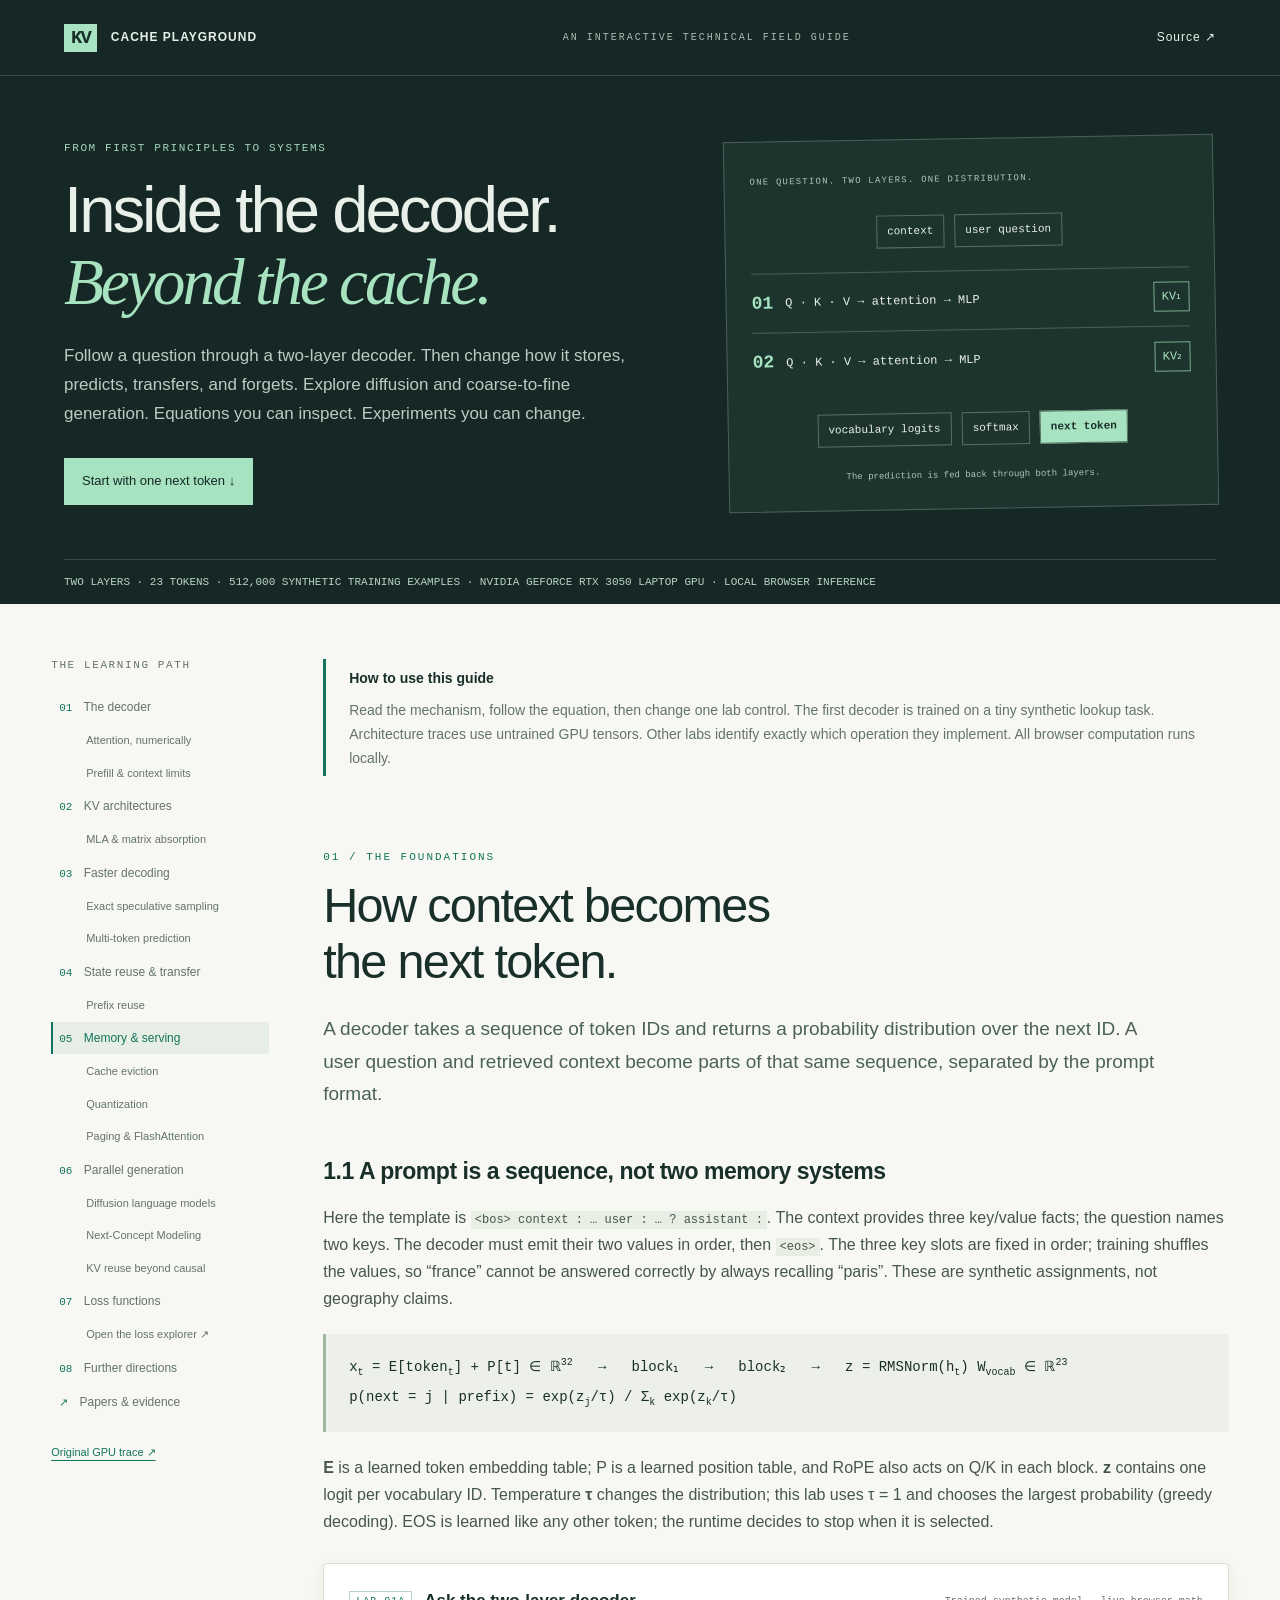
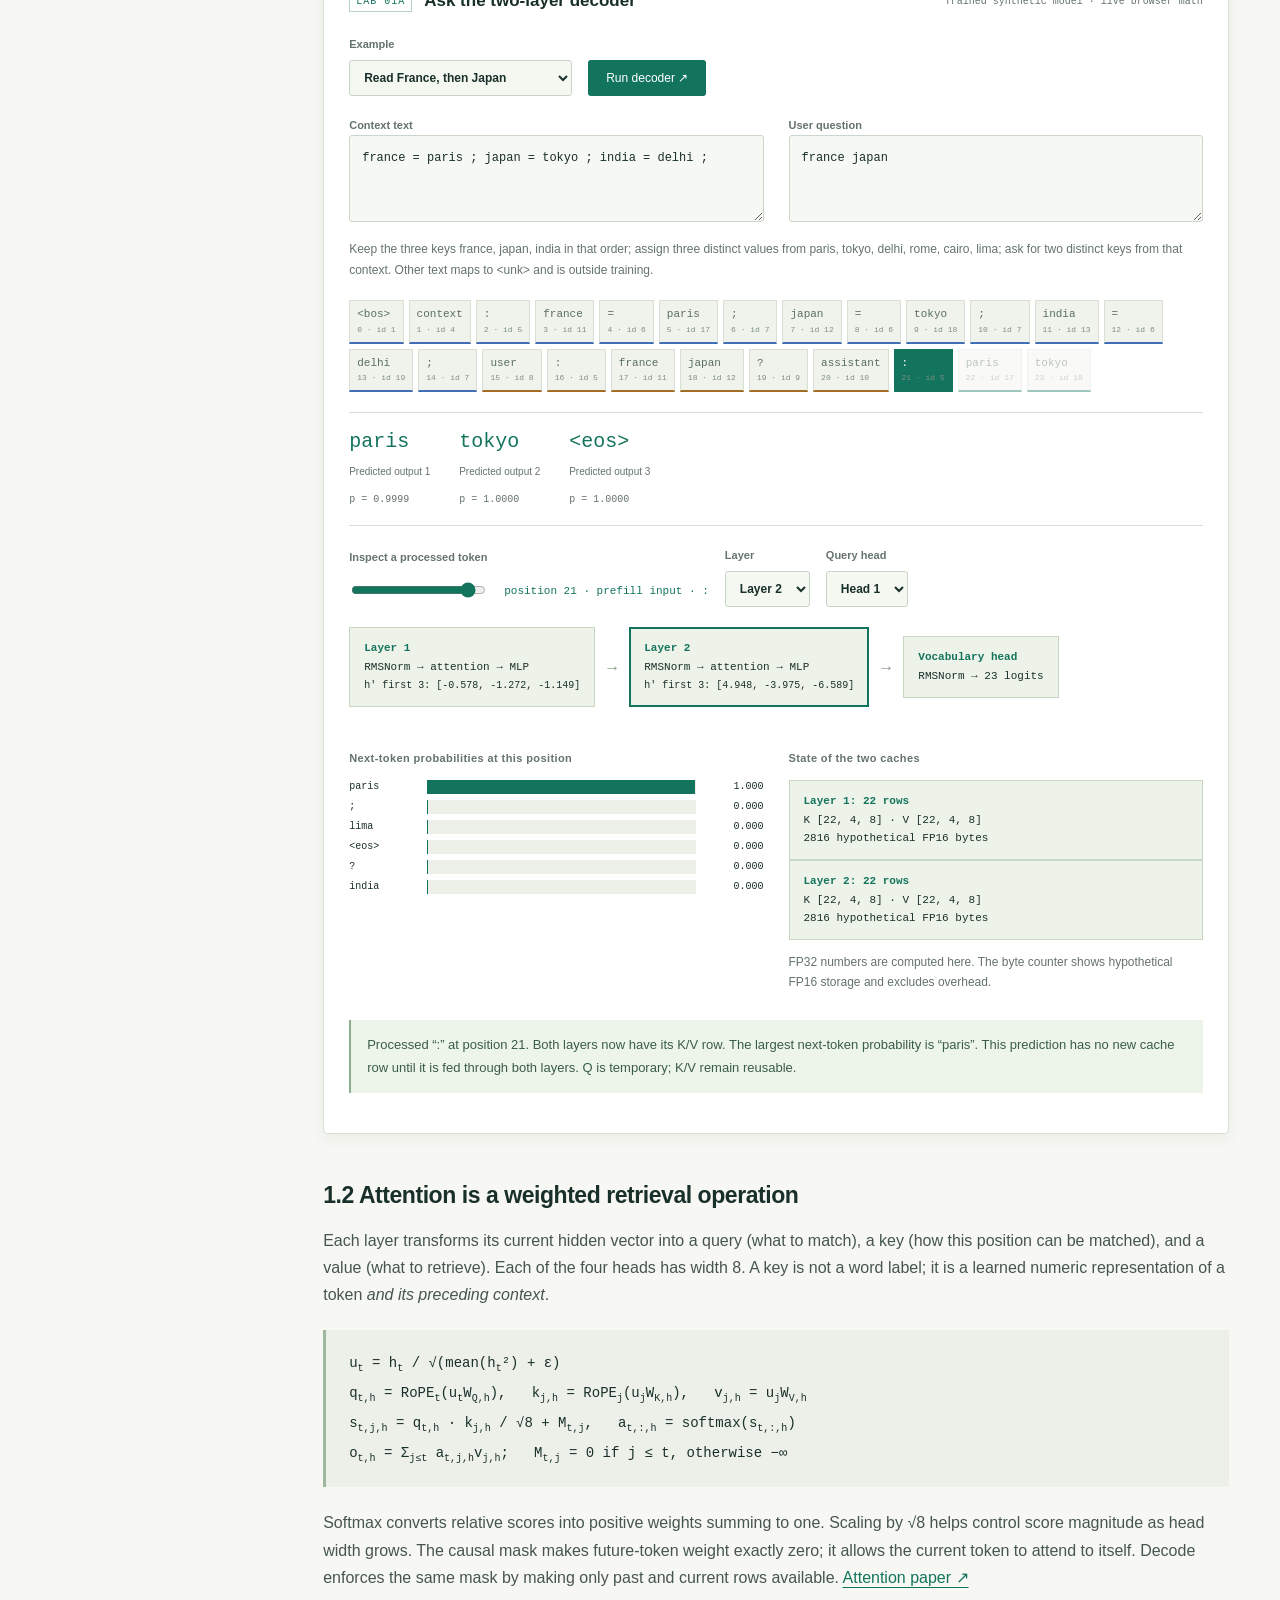
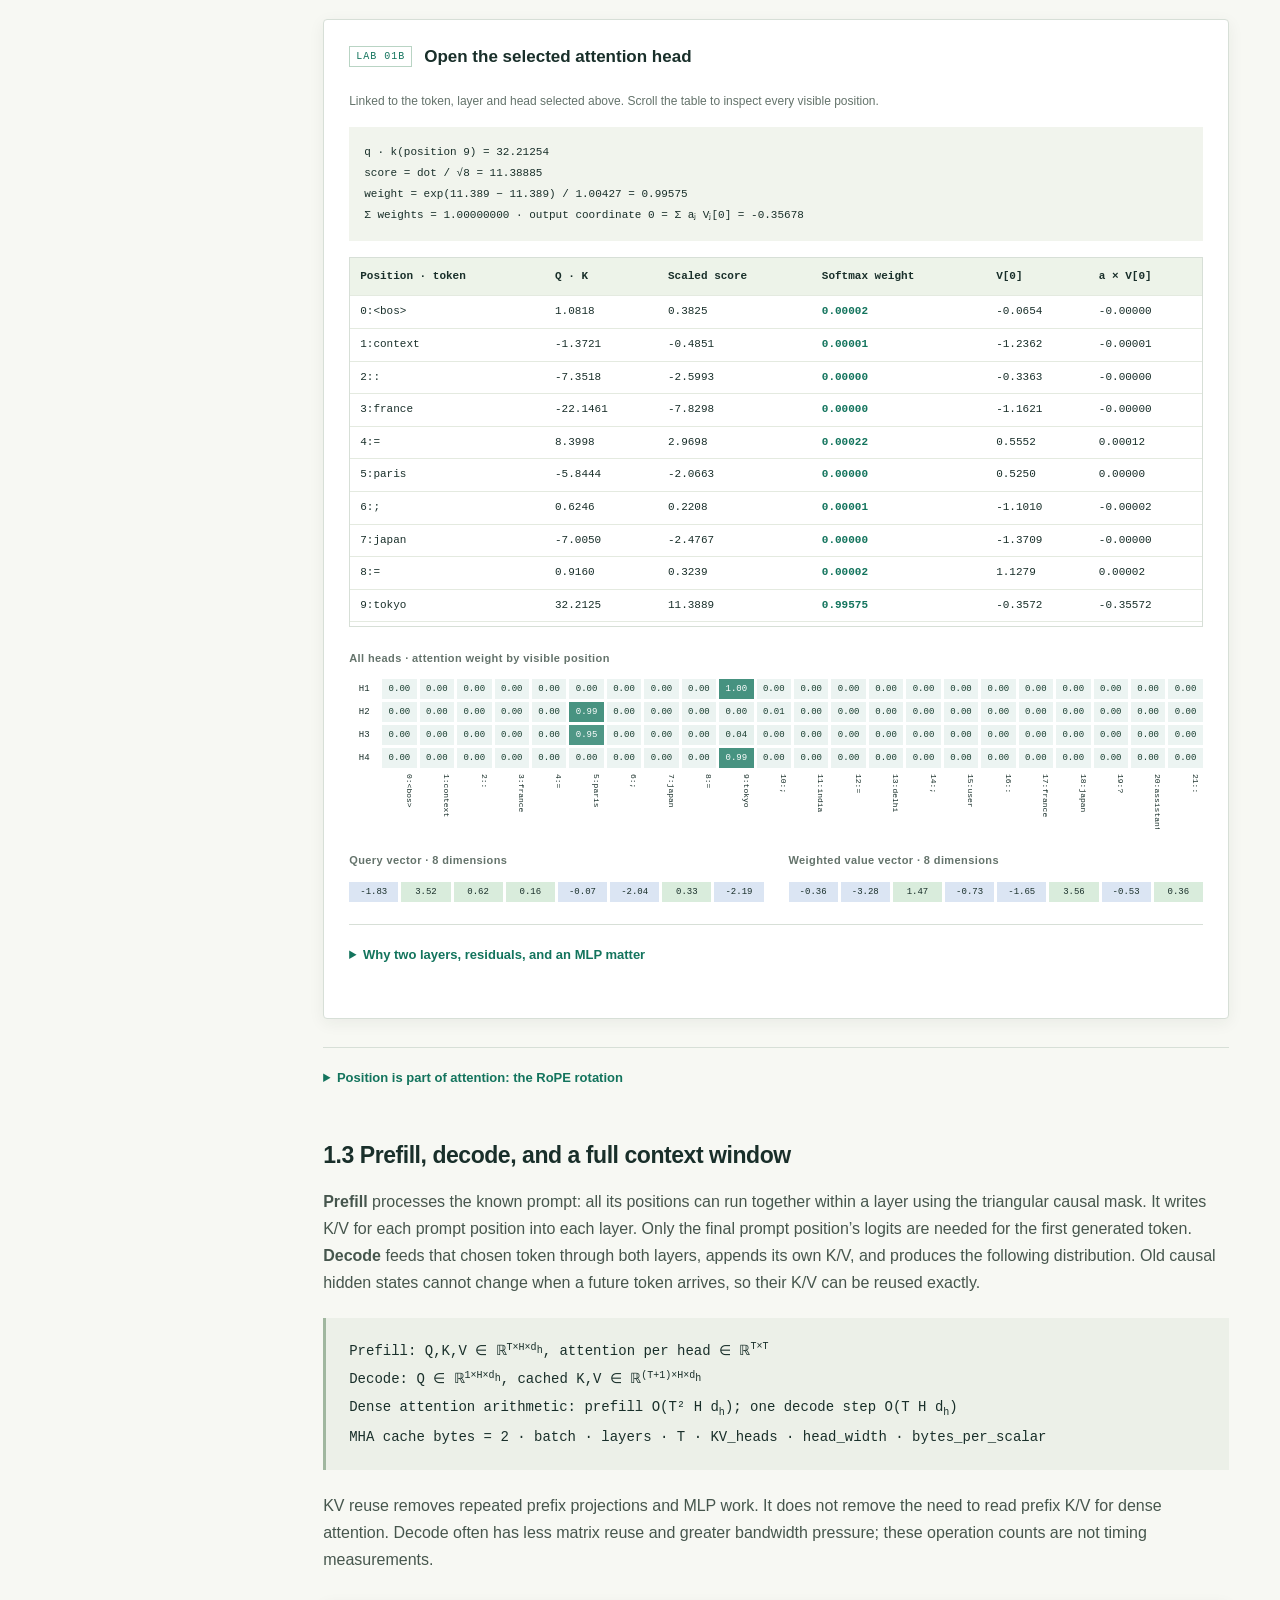
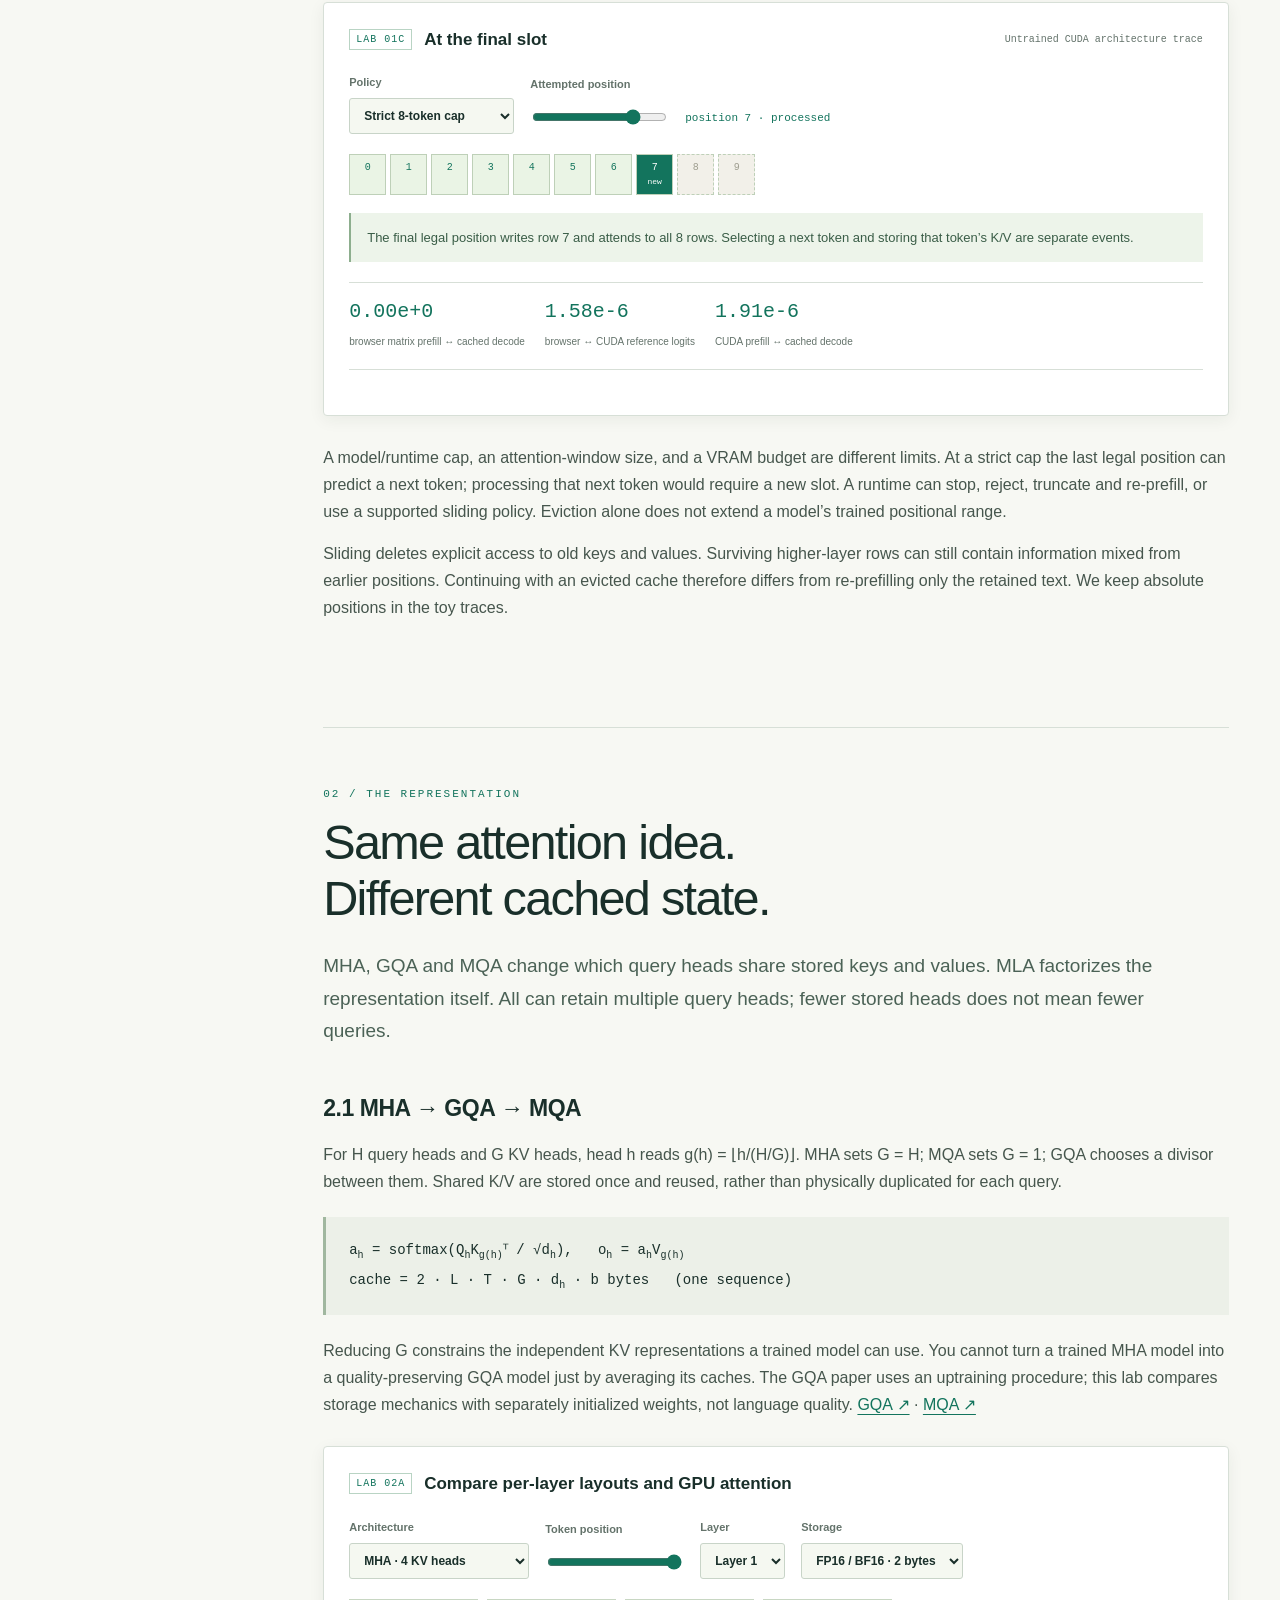
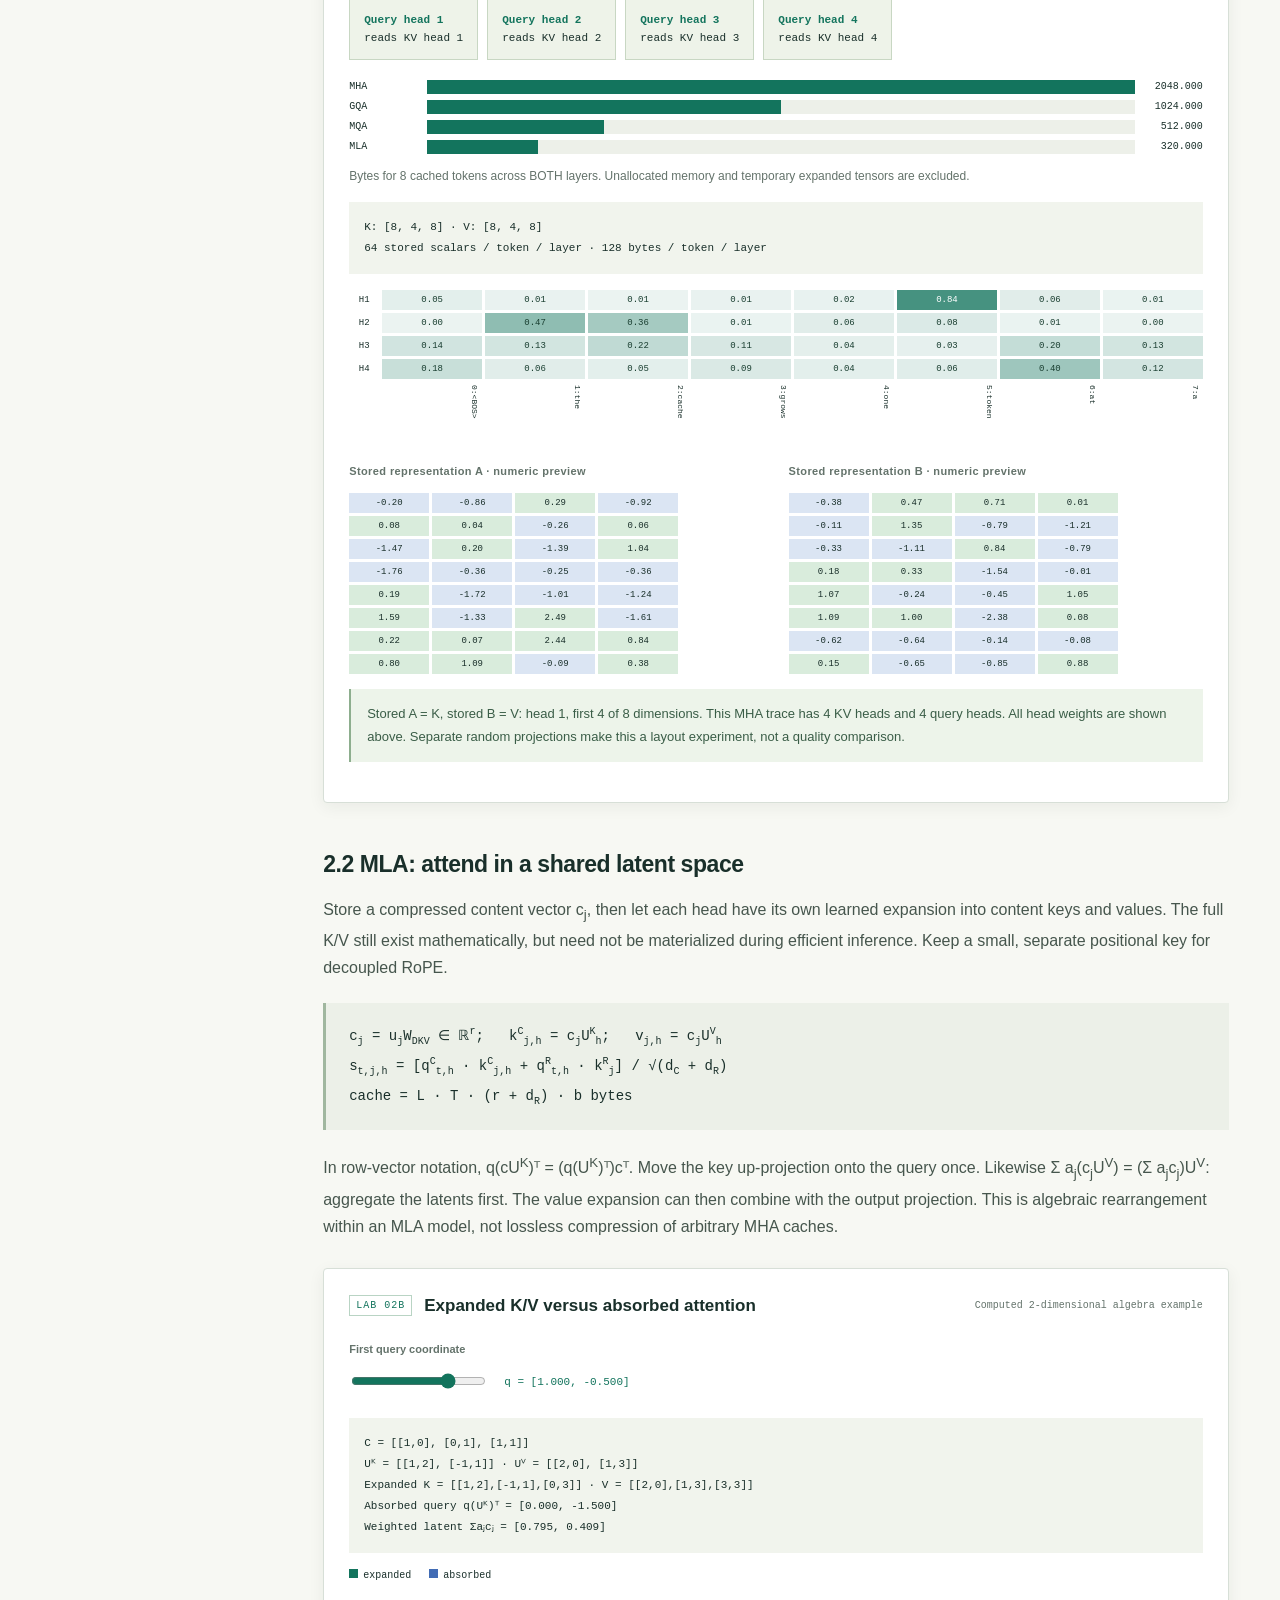
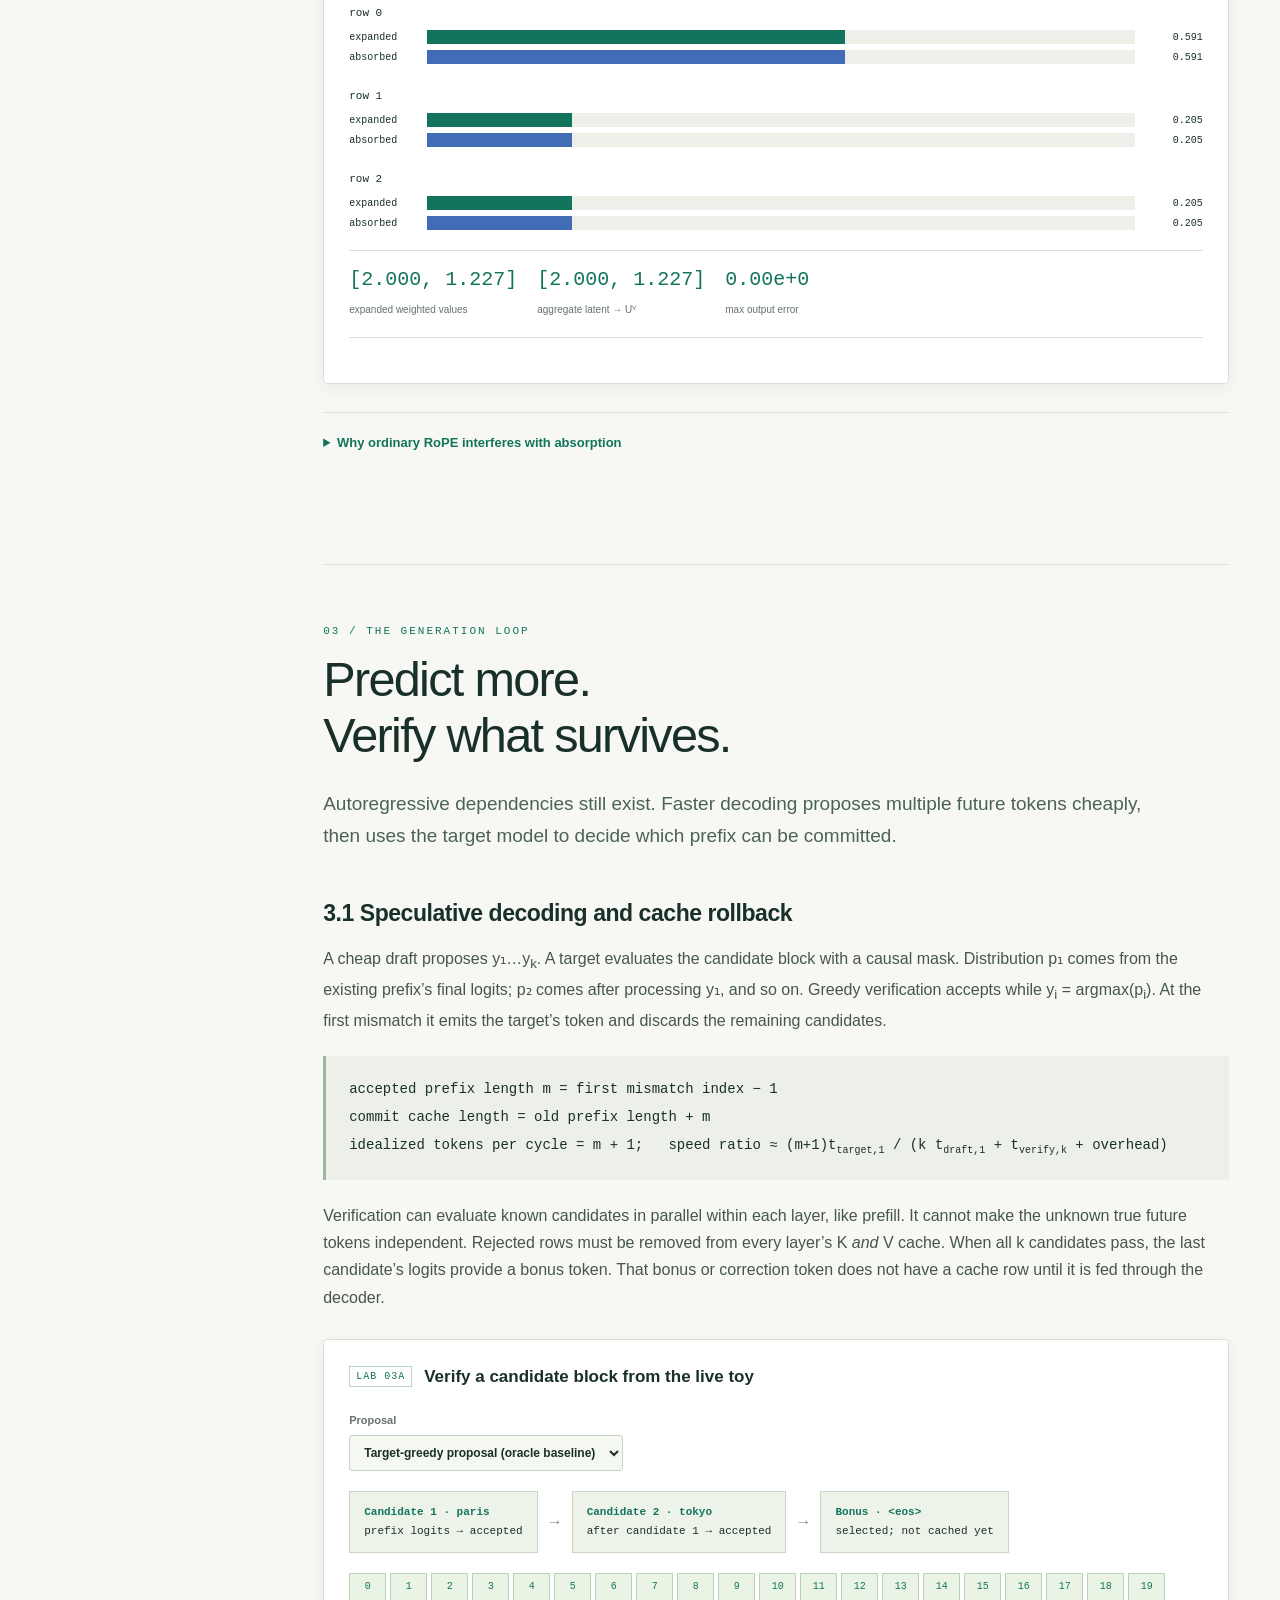
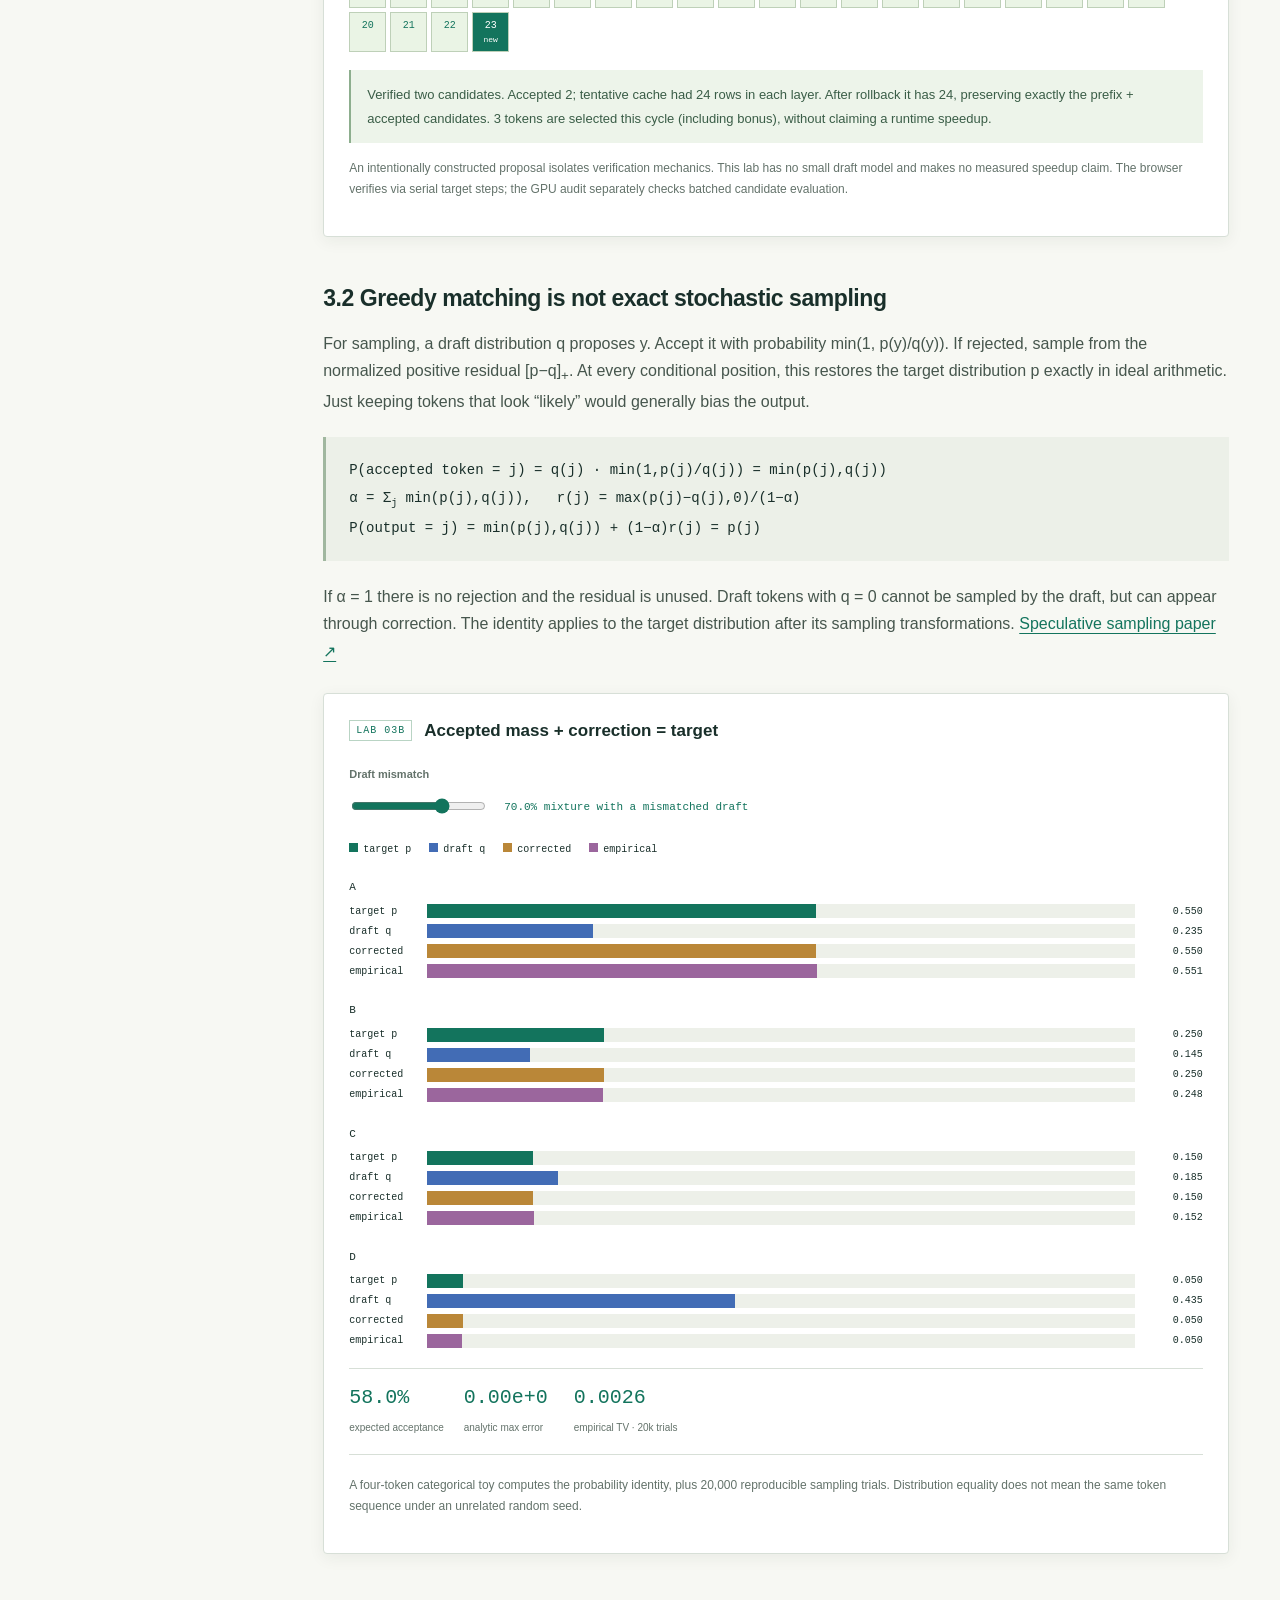
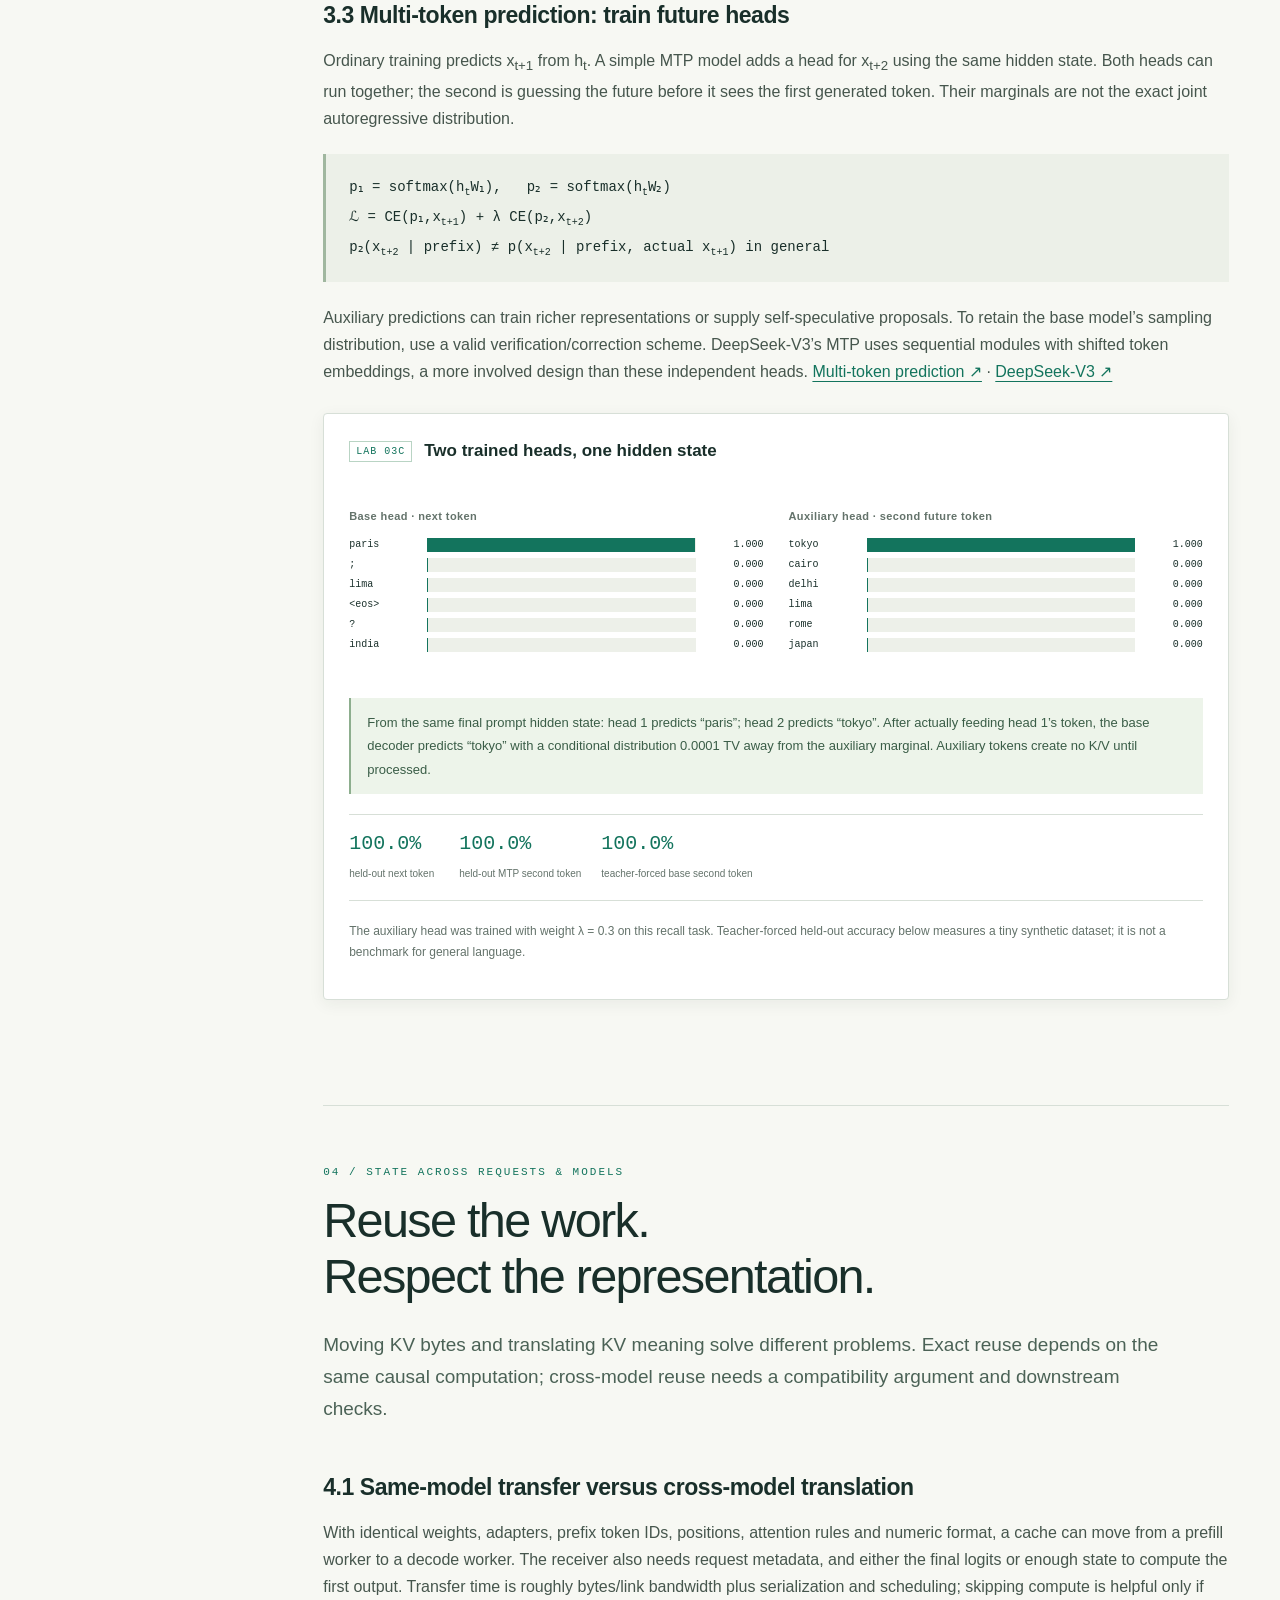
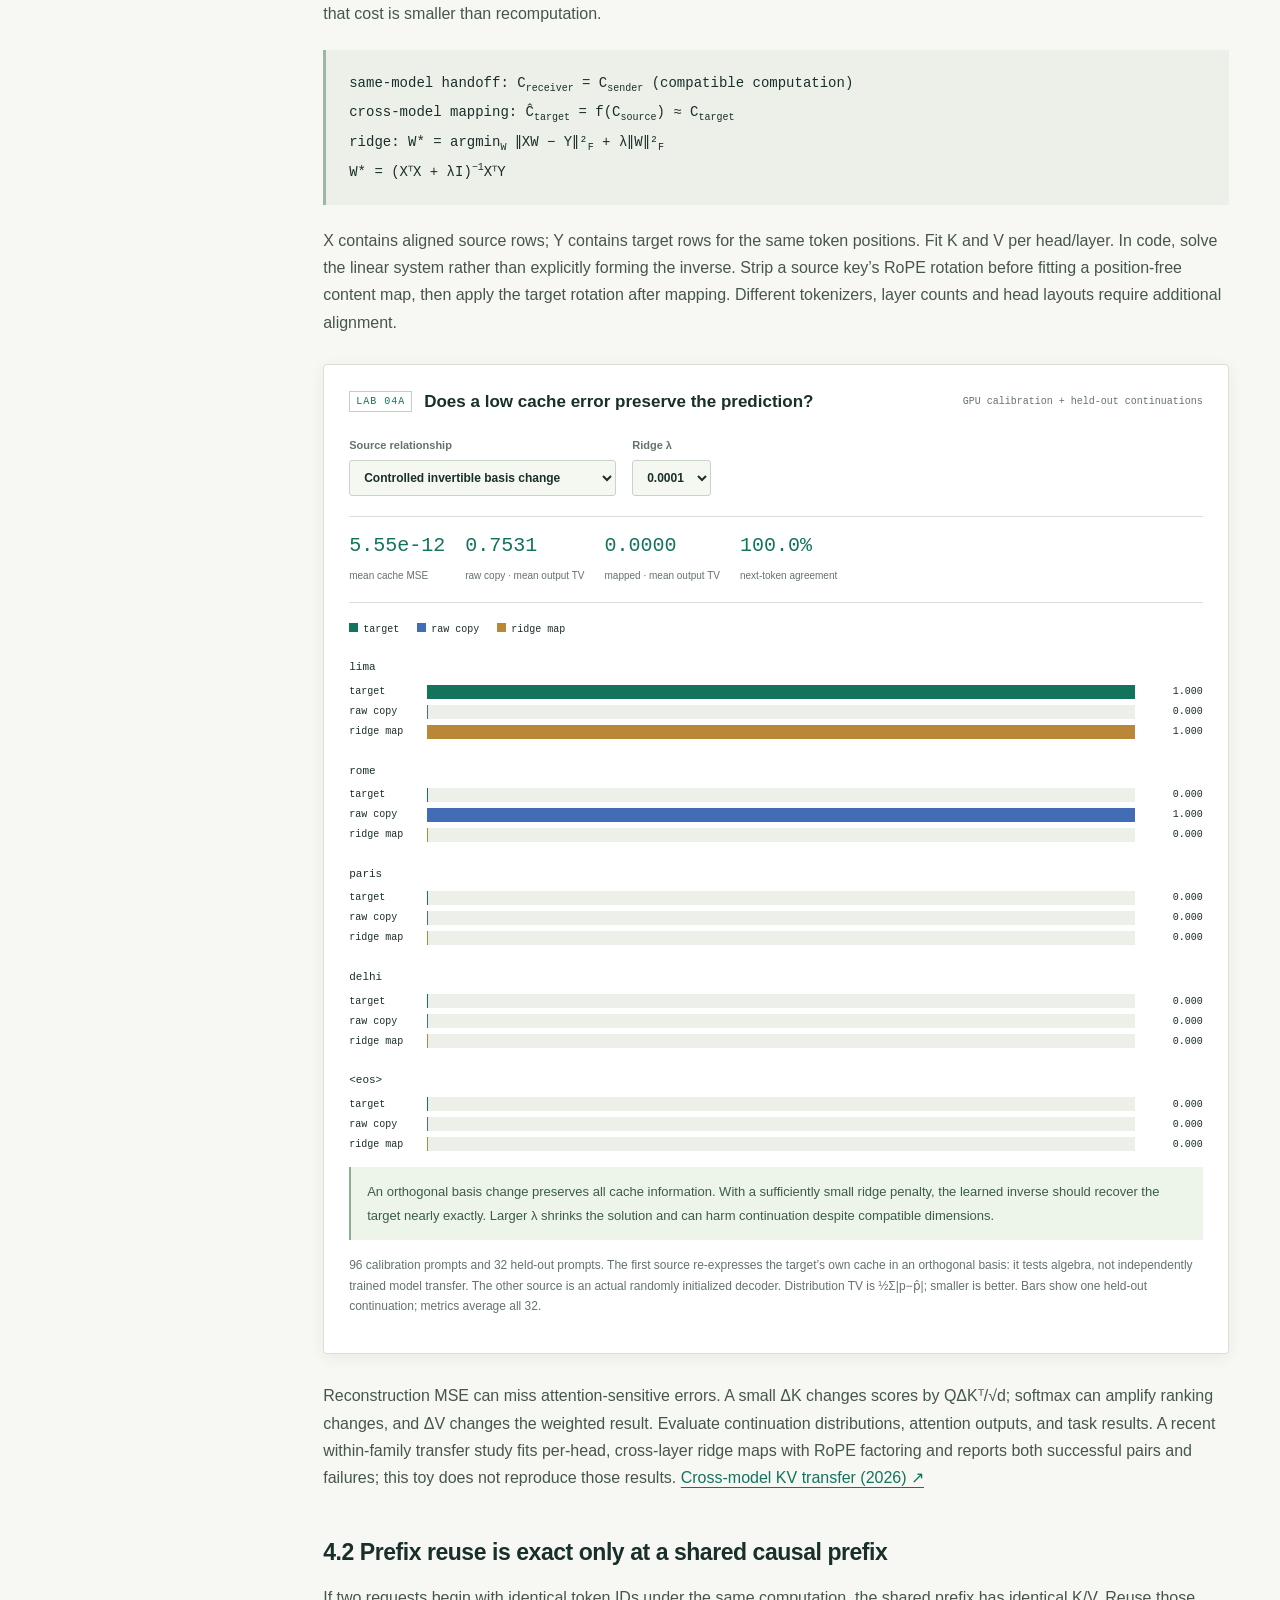
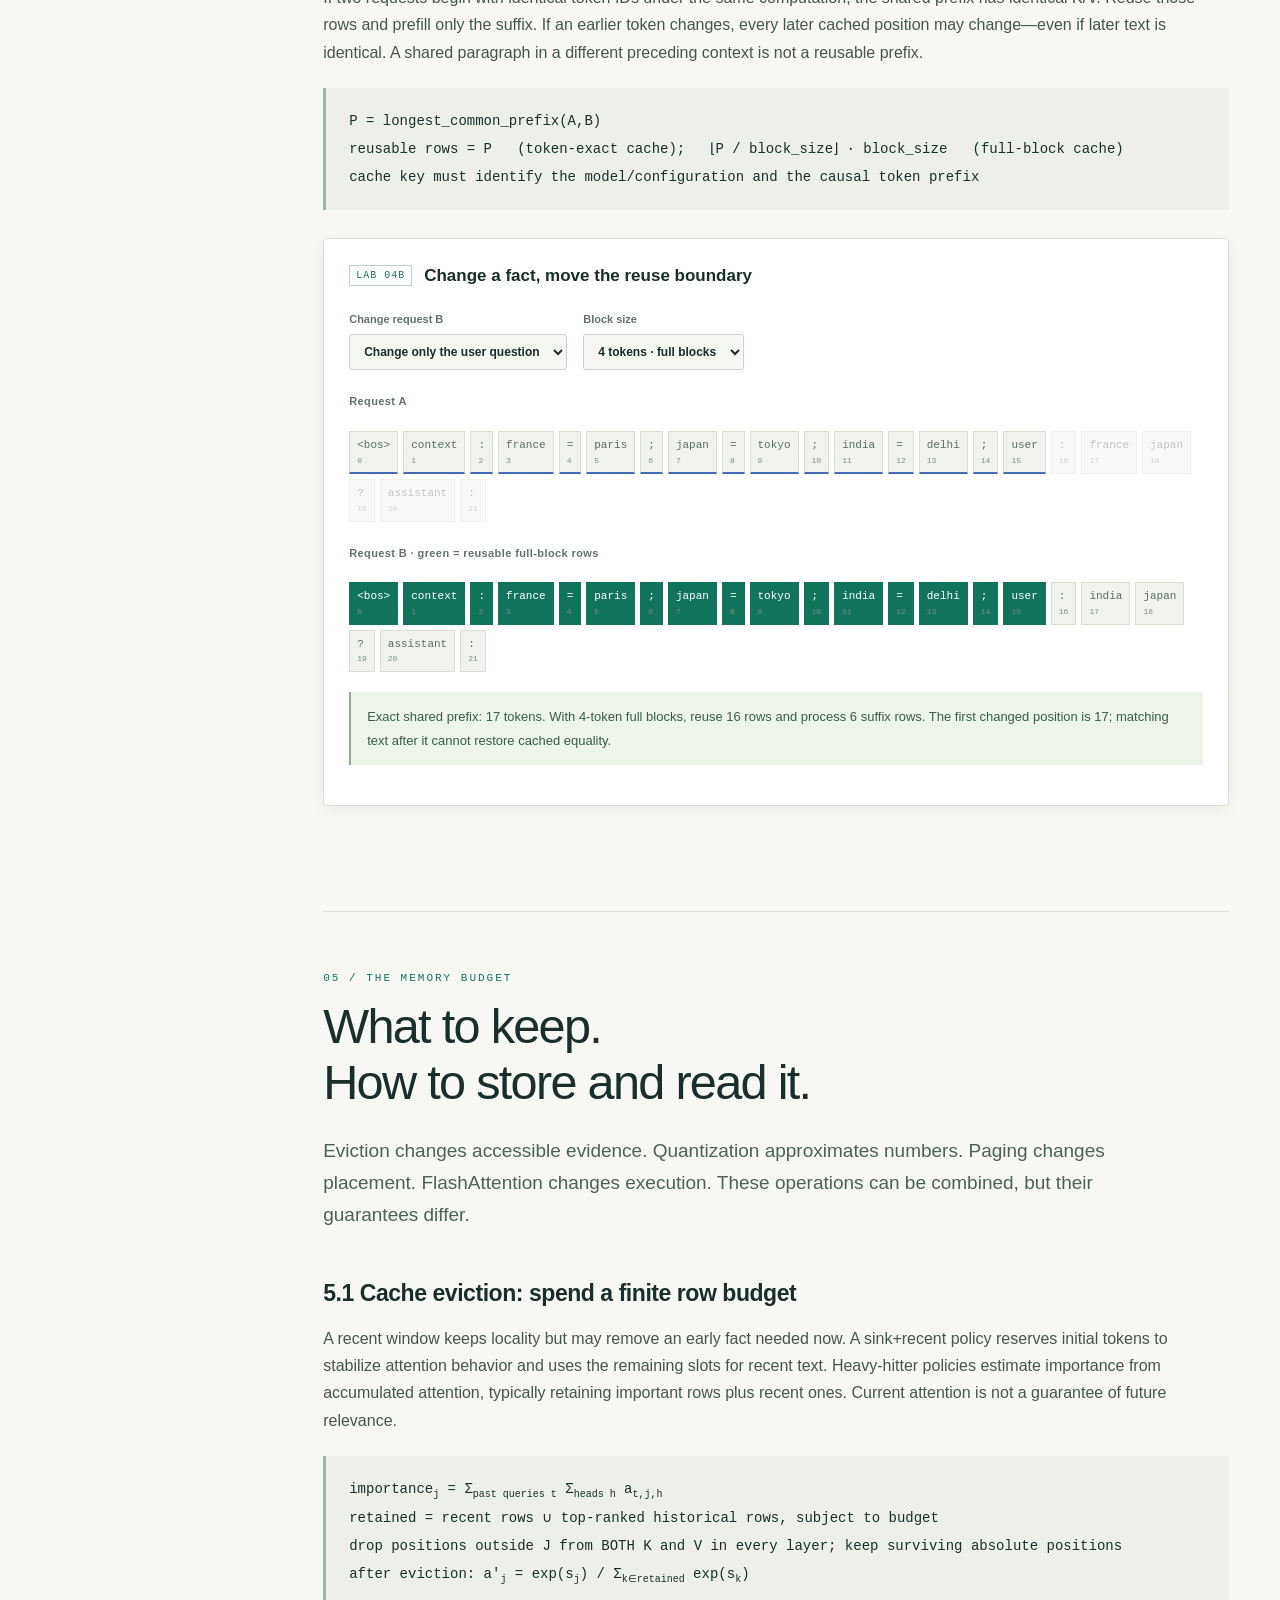
<file: docs/index.html>
<!doctype html>
<html lang="en">
<head>
<meta charset="utf-8"><meta name="viewport" content="width=device-width,initial-scale=1">
<meta name="description" content="A first-principles, interactive course on two-layer decoders, attention, prefill, KV architectures, speculative decoding, MTP, cache transfer, eviction, serving, diffusion language models and Next-Concept Modeling (NCM).">
<meta name="theme-color" content="#162825"><title>KV Cache Playground · Inside the decoder</title>
<link rel="stylesheet" href="course.css?v=4"><script type="module" src="course.js?v=6"></script>
<link rel="stylesheet" href="parallel.css?v=1">
</head>
<body id="top">
<header class="mast"><a class="brand" href="#top"><span class="mark">KV</span> CACHE PLAYGROUND</a><span class="mast-caption">AN INTERACTIVE TECHNICAL FIELD GUIDE</span><a href="https://github.com/ravisankarg/kv-cache-playground">Source ↗</a></header>
<section class="hero"><div class="hero-inner"><div><p class="eyebrow">FROM FIRST PRINCIPLES TO SYSTEMS</p><h1>Inside the decoder.<br><em>Beyond the cache.</em></h1><p class="hero-description">Follow a question through a two-layer decoder. Then change how it stores, predicts, transfers, and forgets. Explore diffusion and coarse-to-fine generation. Equations you can inspect. Experiments you can change.</p><a class="button" href="#foundations">Start with one next token ↓</a></div><div class="hero-diagram"><span class="diagram-caption">ONE QUESTION. TWO LAYERS. ONE DISTRIBUTION.</span><div class="diagram-input"><span>context</span><span>user question</span></div><div class="diagram-layer"><b>01</b><span>Q · K · V → attention → MLP</span><i>KV₁</i></div><div class="diagram-layer"><b>02</b><span>Q · K · V → attention → MLP</span><i>KV₂</i></div><div class="diagram-output"><span>vocabulary logits</span><span>softmax</span><b>next token</b></div><small>The prediction is fed back through both layers.</small></div></div><div class="hero-proof" id="model-proof">Loading the checked-in decoder weights…</div></section>
<div class="layout">
<aside class="contents"><p class="eyebrow">THE LEARNING PATH</p><nav aria-label="Chapters"><a href="#foundations"><b>01</b> The decoder</a><a class="sub" href="#attention">Attention, numerically</a><a class="sub" href="#overflow">Prefill & context limits</a><a href="#architectures"><b>02</b> KV architectures</a><a class="sub" href="#latent">MLA & matrix absorption</a><a href="#decoding"><b>03</b> Faster decoding</a><a class="sub" href="#sampling">Exact speculative sampling</a><a class="sub" href="#mtp">Multi-token prediction</a><a href="#transfer"><b>04</b> State reuse & transfer</a><a class="sub" href="#prefix">Prefix reuse</a><a href="#memory"><b>05</b> Memory & serving</a><a class="sub" href="#eviction">Cache eviction</a><a class="sub" href="#quantization">Quantization</a><a class="sub" href="#paging">Paging & FlashAttention</a><a href="#parallel"><b>06</b> Parallel generation</a><a class="sub" href="#diffusion">Diffusion language models</a><a class="sub" href="#ncm">Next-Concept Modeling</a><a class="sub" href="#parallel-cache">KV reuse beyond causal</a><a href="#losses"><b>07</b> Loss functions</a><a class="sub" href="losses.html">Open the loss explorer ↗</a><a href="#frontier"><b>08</b> Further directions</a><a href="#sources"><b>↗</b> Papers & evidence</a></nav><a class="archive-link" href="trace.html">Original GPU trace ↗</a></aside>
<main>
<div class="reading-note"><strong>How to use this guide</strong><p>Read the mechanism, follow the equation, then change one lab control. The first decoder is trained on a tiny synthetic lookup task. Architecture traces use untrained GPU tensors. Other labs identify exactly which operation they implement. All browser computation runs locally.</p></div>
<section class="chapter" id="foundations"><div class="chapter-label">01 / THE FOUNDATIONS</div><h2>How context becomes<br>the next token.</h2><p class="lead">A decoder takes a sequence of token IDs and returns a probability distribution over the next ID. A user question and retrieved context become parts of that same sequence, separated by the prompt format.</p>
<article><h3>1.1 A prompt is a sequence, not two memory systems</h3><p>Here the template is <code>&lt;bos&gt; context : … user : … ? assistant :</code>. The context provides three key/value facts; the question names two keys. The decoder must emit their two values in order, then <code>&lt;eos&gt;</code>. The three key slots are fixed in order; training shuffles the values, so “france” cannot be answered correctly by always recalling “paris”. These are synthetic assignments, not geography claims.</p><div class="equation">x<sub>t</sub> = E[token<sub>t</sub>] + P[t] ∈ ℝ<sup>32</sup> &nbsp; → &nbsp; block₁ &nbsp; → &nbsp; block₂ &nbsp; → &nbsp; z = RMSNorm(h<sub>t</sub>) W<sub>vocab</sub> ∈ ℝ<sup>23</sup><br>p(next = j | prefix) = exp(z<sub>j</sub>/τ) / Σ<sub>k</sub> exp(z<sub>k</sub>/τ)</div><p><b>E</b> is a learned token embedding table; P is a learned position table, and RoPE also acts on Q/K in each block. <b>z</b> contains one logit per vocabulary ID. Temperature <b>τ</b> changes the distribution; this lab uses τ = 1 and chooses the largest probability (greedy decoding). EOS is learned like any other token; the runtime decides to stop when it is selected.</p>
<div class="lab" id="decoder-lab"><div class="lab-title"><span>LAB 01A</span><h4>Ask the two-layer decoder</h4><span class="badge">Trained synthetic model · live browser math</span></div><div class="controls"><label>Example<select id="preset"><option value="standard">Read France, then Japan</option><option value="swap">Change only the context values</option><option value="reverse">Reverse the question order</option></select></label><button id="run-prompt">Run decoder ↗</button></div><div class="two-col"><label>Context text<textarea id="context-text" rows="3">france = paris ; japan = tokyo ; india = delhi ;</textarea></label><label>User question<textarea id="ask-text" rows="3">france japan</textarea></label></div><p class="hint">Keep the three keys france, japan, india in that order; assign three distinct values from paris, tokyo, delhi, rome, cairo, lima; ask for two distinct keys from that context. Other text maps to &lt;unk&gt; and is outside training.</p><p id="prompt-warning" role="status"></p><div id="prompt-tokens" class="tokens"></div><div class="result-strip" id="generation"></div><div class="controls"><label>Inspect a processed token<input type="range" id="token-step" min="0" value="21"></label><output id="token-position"></output><label>Layer<select id="decoder-layer"><option value="0">Layer 1</option><option value="1" selected>Layer 2</option></select></label><label>Query head<select id="decoder-head"><option value="0">Head 1</option><option value="1">Head 2</option><option value="2">Head 3</option><option value="3">Head 4</option></select></label></div><div id="layer-flow" class="flow"></div><div class="two-col"><div><h5>Next-token probabilities at this position</h5><div id="vocab-bars"></div></div><div><h5>State of the two caches</h5><div id="decoder-cache"></div><p class="hint">FP32 numbers are computed here. The byte counter shows hypothetical FP16 storage and excludes overhead.</p></div></div><p id="decoder-explain" class="observation"></p></div></article>
<article id="attention"><h3>1.2 Attention is a weighted retrieval operation</h3><p>Each layer transforms its current hidden vector into a query (what to match), a key (how this position can be matched), and a value (what to retrieve). Each of the four heads has width 8. A key is not a word label; it is a learned numeric representation of a token <em>and its preceding context</em>.</p><div class="equation">u<sub>t</sub> = h<sub>t</sub> / √(mean(h<sub>t</sub>²) + ε)<br>q<sub>t,h</sub> = RoPE<sub>t</sub>(u<sub>t</sub>W<sub>Q,h</sub>), &nbsp; k<sub>j,h</sub> = RoPE<sub>j</sub>(u<sub>j</sub>W<sub>K,h</sub>), &nbsp; v<sub>j,h</sub> = u<sub>j</sub>W<sub>V,h</sub><br>s<sub>t,j,h</sub> = q<sub>t,h</sub> · k<sub>j,h</sub> / √8 + M<sub>t,j</sub>, &nbsp; a<sub>t,:,h</sub> = softmax(s<sub>t,:,h</sub>)<br>o<sub>t,h</sub> = Σ<sub>j≤t</sub> a<sub>t,j,h</sub>v<sub>j,h</sub>; &nbsp; M<sub>t,j</sub> = 0 if j ≤ t, otherwise −∞</div><p>Softmax converts relative scores into positive weights summing to one. Scaling by √8 helps control score magnitude as head width grows. The causal mask makes future-token weight exactly zero; it allows the current token to attend to itself. Decode enforces the same mask by making only past and current rows available. <a href="https://arxiv.org/abs/1706.03762">Attention paper ↗</a></p><div class="lab"><div class="lab-title"><span>LAB 01B</span><h4>Open the selected attention head</h4></div><p class="hint">Linked to the token, layer and head selected above. Scroll the table to inspect every visible position.</p><div id="attention-equation" class="numeric-equation"></div><div class="table-scroll"><table id="attention-table"></table></div><h5>All heads · attention weight by visible position</h5><div id="attention-heatmap"></div><div class="two-col"><div><h5>Query vector · 8 dimensions</h5><div id="query-vector"></div></div><div><h5>Weighted value vector · 8 dimensions</h5><div id="weighted-vector"></div></div></div><details><summary>Why two layers, residuals, and an MLP matter</summary><p>Layer 1 can mix a fact’s key with its value, and mix the requested keys into the question representation. Layer 2 reads keys/values projected from those already contextualized layer-1 outputs. Its cache therefore differs from layer 1’s. A residual connection retains the incoming representation while attention adds retrieved information. The MLP transforms each position independently; it does not read other cache rows.</p><div class="equation">r = h + concat(o₁, …, o₄)W<sub>O</sub><br>h′ = r + [SiLU(RMSNorm(r)W<sub>gate</sub>) ⊙ RMSNorm(r)W<sub>up</sub>]W<sub>down</sub><br>SiLU(x) = x · sigmoid(x)</div><p>This toy uses two pre-norm blocks, a width-64 gated MLP, no dropout at inference, and a final RMSNorm and vocabulary head.</p></details></div><details><summary>Position is part of attention: the RoPE rotation</summary><p>For one adjacent pair of dimensions, multiply Q and K by a rotation with angle tθ. Their dot product depends on relative position: (R<sub>t</sub>q)ᵀ(R<sub>j</sub>k) = qᵀR<sub>j−t</sub>k. Old rotated keys can stay in the cache while the new query uses its own position. Deleting an old row does not reset the remaining positions.</p><div class="equation">R<sub>t</sub> = [[cos(tθ), −sin(tθ)], [sin(tθ), cos(tθ)]]<br>θ<sub>i</sub> = 10000<sup>−2i/d<sub>h</sub></sup></div><p><a href="https://arxiv.org/abs/2104.09864">RoFormer paper ↗</a></p></details></article>
<article id="overflow"><h3>1.3 Prefill, decode, and a full context window</h3><p><b>Prefill</b> processes the known prompt: all its positions can run together within a layer using the triangular causal mask. It writes K/V for each prompt position into each layer. Only the final prompt position’s logits are needed for the first generated token. <b>Decode</b> feeds that chosen token through both layers, appends its own K/V, and produces the following distribution. Old causal hidden states cannot change when a future token arrives, so their K/V can be reused exactly.</p><div class="equation">Prefill: Q,K,V ∈ ℝ<sup>T×H×d<sub>h</sub></sup>, attention per head ∈ ℝ<sup>T×T</sup><br>Decode: Q ∈ ℝ<sup>1×H×d<sub>h</sub></sup>, cached K,V ∈ ℝ<sup>(T+1)×H×d<sub>h</sub></sup><br>Dense attention arithmetic: prefill O(T² H d<sub>h</sub>); one decode step O(T H d<sub>h</sub>)<br>MHA cache bytes = 2 · batch · layers · T · KV_heads · head_width · bytes_per_scalar</div><p>KV reuse removes repeated prefix projections and MLP work. It does not remove the need to read prefix K/V for dense attention. Decode often has less matrix reuse and greater bandwidth pressure; these operation counts are not timing measurements.</p><div class="lab"><div class="lab-title"><span>LAB 01C</span><h4>At the final slot</h4><span class="badge">Untrained CUDA architecture trace</span></div><div class="controls"><label>Policy<select id="overflow-policy"><option value="strict">Strict 8-token cap</option><option value="sliding">Sliding 8-row window</option></select></label><label>Attempted position<input id="overflow-step" type="range" min="0" max="9" value="7"></label><output id="overflow-label"></output></div><div id="overflow-slots" class="slots"></div><p id="overflow-result" class="observation"></p><div id="prefill-check" class="result-strip"></div></div><p>A model/runtime cap, an attention-window size, and a VRAM budget are different limits. At a strict cap the last legal position can predict a next token; processing that next token would require a new slot. A runtime can stop, reject, truncate and re-prefill, or use a supported sliding policy. Eviction alone does not extend a model’s trained positional range.</p><p>Sliding deletes explicit access to old keys and values. Surviving higher-layer rows can still contain information mixed from earlier positions. Continuing with an evicted cache therefore differs from re-prefilling only the retained text. We keep absolute positions in the toy traces.</p></article></section>
<section class="chapter" id="architectures"><div class="chapter-label">02 / THE REPRESENTATION</div><h2>Same attention idea.<br>Different cached state.</h2><p class="lead">MHA, GQA and MQA change which query heads share stored keys and values. MLA factorizes the representation itself. All can retain multiple query heads; fewer stored heads does not mean fewer queries.</p><article><h3>2.1 MHA → GQA → MQA</h3><p>For H query heads and G KV heads, head h reads g(h) = ⌊h/(H/G)⌋. MHA sets G = H; MQA sets G = 1; GQA chooses a divisor between them. Shared K/V are stored once and reused, rather than physically duplicated for each query.</p><div class="equation">a<sub>h</sub> = softmax(Q<sub>h</sub>K<sub>g(h)</sub>ᵀ / √d<sub>h</sub>), &nbsp; o<sub>h</sub> = a<sub>h</sub>V<sub>g(h)</sub><br>cache = 2 · L · T · G · d<sub>h</sub> · b bytes &nbsp; (one sequence)</div><p>Reducing G constrains the independent KV representations a trained model can use. You cannot turn a trained MHA model into a quality-preserving GQA model just by averaging its caches. The GQA paper uses an uptraining procedure; this lab compares storage mechanics with separately initialized weights, not language quality. <a href="https://arxiv.org/abs/2305.13245">GQA ↗</a> · <a href="https://arxiv.org/abs/1911.02150">MQA ↗</a></p><div class="lab"><div class="lab-title"><span>LAB 02A</span><h4>Compare per-layer layouts and GPU attention</h4></div><div class="controls"><label>Architecture<select id="arch"><option value="mha">MHA · 4 KV heads</option><option value="gqa">GQA · 2 KV heads</option><option value="mqa">MQA · 1 KV head</option><option value="mla">MLA-like · latent + RoPE</option></select></label><label>Token position<input id="arch-step" type="range" min="0" max="7" value="7"></label><label>Layer<select id="arch-layer"><option value="0">Layer 1</option><option value="1">Layer 2</option></select></label><label>Storage<select id="arch-bytes"><option value="2">FP16 / BF16 · 2 bytes</option><option value="4">FP32 · 4 bytes</option></select></label></div><div id="head-sharing" class="flow"></div><div id="arch-memory"></div><div id="arch-shapes" class="numeric-equation"></div><div id="arch-attention"></div><div class="two-col"><div><h5>Stored representation A · numeric preview</h5><div id="arch-k"></div></div><div><h5>Stored representation B · numeric preview</h5><div id="arch-v"></div></div></div><p id="arch-note" class="observation"></p></div></article>
<article id="latent"><h3>2.2 MLA: attend in a shared latent space</h3><p>Store a compressed content vector c<sub>j</sub>, then let each head have its own learned expansion into content keys and values. The full K/V still exist mathematically, but need not be materialized during efficient inference. Keep a small, separate positional key for decoupled RoPE.</p><div class="equation">c<sub>j</sub> = u<sub>j</sub>W<sub>DKV</sub> ∈ ℝ<sup>r</sup>; &nbsp; k<sup>C</sup><sub>j,h</sub> = c<sub>j</sub>U<sup>K</sup><sub>h</sub>; &nbsp; v<sub>j,h</sub> = c<sub>j</sub>U<sup>V</sup><sub>h</sub><br>s<sub>t,j,h</sub> = [q<sup>C</sup><sub>t,h</sub> · k<sup>C</sup><sub>j,h</sub> + q<sup>R</sup><sub>t,h</sub> · k<sup>R</sup><sub>j</sub>] / √(d<sub>C</sub> + d<sub>R</sub>)<br>cache = L · T · (r + d<sub>R</sub>) · b bytes</div><p>In row-vector notation, q(cU<sup>K</sup>)ᵀ = (q(U<sup>K</sup>)ᵀ)cᵀ. Move the key up-projection onto the query once. Likewise Σ a<sub>j</sub>(c<sub>j</sub>U<sup>V</sup>) = (Σ a<sub>j</sub>c<sub>j</sub>)U<sup>V</sup>: aggregate the latents first. The value expansion can then combine with the output projection. This is algebraic rearrangement within an MLA model, not lossless compression of arbitrary MHA caches.</p><div class="lab"><div class="lab-title"><span>LAB 02B</span><h4>Expanded K/V versus absorbed attention</h4><span class="badge">Computed 2-dimensional algebra example</span></div><div class="controls"><label>First query coordinate<input id="latent-q" type="range" min="-2" max="2" step="0.1" value="1"></label><output id="latent-q-label"></output></div><div id="latent-data" class="numeric-equation"></div><div id="latent-bars"></div><div id="latent-result" class="result-strip"></div></div><details><summary>Why ordinary RoPE interferes with absorption</summary><p>A position-dependent rotation inserted between a key up-projection and a dot product generally cannot commute through an arbitrary learned matrix. MLA separates position-bearing Q/K dimensions from the content dimensions so content attention can use absorbed weights. DeepSeek-V2 also has query compression and other architectural details absent from this compact architecture trace.</p><p>The trace uses content width 6 + RoPE width 2 (so scale √8), value width 8, and latent rank 8. Its materialized decoder reconstructs K/V for clarity. Lab 02B separately verifies the absorption identity; it is not a production MLA kernel. <a href="https://arxiv.org/abs/2405.04434">DeepSeek-V2 equations ↗</a></p></details></article></section>
<section class="chapter" id="decoding"><div class="chapter-label">03 / THE GENERATION LOOP</div><h2>Predict more.<br>Verify what survives.</h2><p class="lead">Autoregressive dependencies still exist. Faster decoding proposes multiple future tokens cheaply, then uses the target model to decide which prefix can be committed.</p><article><h3>3.1 Speculative decoding and cache rollback</h3><p>A cheap draft proposes y₁…y<sub>k</sub>. A target evaluates the candidate block with a causal mask. Distribution p₁ comes from the existing prefix’s final logits; p₂ comes after processing y₁, and so on. Greedy verification accepts while y<sub>i</sub> = argmax(p<sub>i</sub>). At the first mismatch it emits the target’s token and discards the remaining candidates.</p><div class="equation">accepted prefix length m = first mismatch index − 1<br>commit cache length = old prefix length + m<br>idealized tokens per cycle = m + 1; &nbsp; speed ratio ≈ (m+1)t<sub>target,1</sub> / (k t<sub>draft,1</sub> + t<sub>verify,k</sub> + overhead)</div><p>Verification can evaluate known candidates in parallel within each layer, like prefill. It cannot make the unknown true future tokens independent. Rejected rows must be removed from every layer’s K <em>and</em> V cache. When all k candidates pass, the last candidate’s logits provide a bonus token. That bonus or correction token does not have a cache row until it is fed through the decoder.</p><div class="lab"><div class="lab-title"><span>LAB 03A</span><h4>Verify a candidate block from the live toy</h4></div><div class="controls"><label>Proposal<select id="draft-mode"><option value="correct">Target-greedy proposal (oracle baseline)</option><option value="wrong">Corrupt the second candidate</option></select></label></div><div id="spec-tokens" class="flow"></div><div id="spec-cache" class="slots"></div><p id="spec-result" class="observation"></p><p class="hint">An intentionally constructed proposal isolates verification mechanics. This lab has no small draft model and makes no measured speedup claim. The browser verifies via serial target steps; the GPU audit separately checks batched candidate evaluation.</p></div></article>
<article id="sampling"><h3>3.2 Greedy matching is not exact stochastic sampling</h3><p>For sampling, a draft distribution q proposes y. Accept it with probability min(1, p(y)/q(y)). If rejected, sample from the normalized positive residual [p−q]<sub>+</sub>. At every conditional position, this restores the target distribution p exactly in ideal arithmetic. Just keeping tokens that look “likely” would generally bias the output.</p><div class="equation">P(accepted token = j) = q(j) · min(1,p(j)/q(j)) = min(p(j),q(j))<br>α = Σ<sub>j</sub> min(p(j),q(j)), &nbsp; r(j) = max(p(j)−q(j),0)/(1−α)<br>P(output = j) = min(p(j),q(j)) + (1−α)r(j) = p(j)</div><p>If α = 1 there is no rejection and the residual is unused. Draft tokens with q = 0 cannot be sampled by the draft, but can appear through correction. The identity applies to the target distribution after its sampling transformations. <a href="https://proceedings.mlr.press/v202/leviathan23a.html">Speculative sampling paper ↗</a></p><div class="lab"><div class="lab-title"><span>LAB 03B</span><h4>Accepted mass + correction = target</h4></div><div class="controls"><label>Draft mismatch<input id="draft-mix" type="range" min="0" max="1" value="0.7" step="0.05"></label><output id="draft-mix-label"></output></div><div id="sampling-bars"></div><div id="sampling-result" class="result-strip"></div><p class="hint">A four-token categorical toy computes the probability identity, plus 20,000 reproducible sampling trials. Distribution equality does not mean the same token sequence under an unrelated random seed.</p></div></article>
<article id="mtp"><h3>3.3 Multi-token prediction: train future heads</h3><p>Ordinary training predicts x<sub>t+1</sub> from h<sub>t</sub>. A simple MTP model adds a head for x<sub>t+2</sub> using the same hidden state. Both heads can run together; the second is guessing the future before it sees the first generated token. Their marginals are not the exact joint autoregressive distribution.</p><div class="equation">p₁ = softmax(h<sub>t</sub>W₁), &nbsp; p₂ = softmax(h<sub>t</sub>W₂)<br>ℒ = CE(p₁,x<sub>t+1</sub>) + λ CE(p₂,x<sub>t+2</sub>)<br>p₂(x<sub>t+2</sub> | prefix) ≠ p(x<sub>t+2</sub> | prefix, actual x<sub>t+1</sub>) in general</div><p>Auxiliary predictions can train richer representations or supply self-speculative proposals. To retain the base model’s sampling distribution, use a valid verification/correction scheme. DeepSeek-V3’s MTP uses sequential modules with shifted token embeddings, a more involved design than these independent heads. <a href="https://arxiv.org/abs/2404.19737">Multi-token prediction ↗</a> · <a href="https://arxiv.org/abs/2412.19437">DeepSeek-V3 ↗</a></p><div class="lab"><div class="lab-title"><span>LAB 03C</span><h4>Two trained heads, one hidden state</h4></div><div class="two-col"><div><h5>Base head · next token</h5><div id="mtp-next"></div></div><div><h5>Auxiliary head · second future token</h5><div id="mtp-second"></div></div></div><p id="mtp-result" class="observation"></p><div id="mtp-audit" class="result-strip"></div><p class="hint">The auxiliary head was trained with weight λ = 0.3 on this recall task. Teacher-forced held-out accuracy below measures a tiny synthetic dataset; it is not a benchmark for general language.</p></div></article></section>
<section class="chapter" id="transfer"><div class="chapter-label">04 / STATE ACROSS REQUESTS & MODELS</div><h2>Reuse the work.<br>Respect the representation.</h2><p class="lead">Moving KV bytes and translating KV meaning solve different problems. Exact reuse depends on the same causal computation; cross-model reuse needs a compatibility argument and downstream checks.</p><article><h3>4.1 Same-model transfer versus cross-model translation</h3><p>With identical weights, adapters, prefix token IDs, positions, attention rules and numeric format, a cache can move from a prefill worker to a decode worker. The receiver also needs request metadata, and either the final logits or enough state to compute the first output. Transfer time is roughly bytes/link bandwidth plus serialization and scheduling; skipping compute is helpful only if that cost is smaller than recomputation.</p><div class="equation">same-model handoff: C<sub>receiver</sub> = C<sub>sender</sub> (compatible computation)<br>cross-model mapping: Ĉ<sub>target</sub> = f(C<sub>source</sub>) ≈ C<sub>target</sub><br>ridge: W* = argmin<sub>W</sub> ‖XW − Y‖²<sub>F</sub> + λ‖W‖²<sub>F</sub><br>W* = (XᵀX + λI)<sup>−1</sup>XᵀY</div><p>X contains aligned source rows; Y contains target rows for the same token positions. Fit K and V per head/layer. In code, solve the linear system rather than explicitly forming the inverse. Strip a source key’s RoPE rotation before fitting a position-free content map, then apply the target rotation after mapping. Different tokenizers, layer counts and head layouts require additional alignment.</p><div class="lab"><div class="lab-title"><span>LAB 04A</span><h4>Does a low cache error preserve the prediction?</h4><span class="badge">GPU calibration + held-out continuations</span></div><div class="controls"><label>Source relationship<select id="transfer-mode"><option value="basis">Controlled invertible basis change</option><option value="independent">Independent random two-layer decoder</option></select></label><label>Ridge λ<select id="ridge"><option value="0.0001">0.0001</option><option value="0.01">0.01</option><option value="1">1</option><option value="100">100</option></select></label></div><div id="transfer-metrics" class="result-strip"></div><div id="transfer-bars"></div><p id="transfer-result" class="observation"></p><p class="hint">96 calibration prompts and 32 held-out prompts. The first source re-expresses the target’s own cache in an orthogonal basis: it tests algebra, not independently trained model transfer. The other source is an actual randomly initialized decoder. Distribution TV is ½Σ|p−p̂|; smaller is better. Bars show one held-out continuation; metrics average all 32.</p></div><p>Reconstruction MSE can miss attention-sensitive errors. A small ΔK changes scores by QΔKᵀ/√d; softmax can amplify ranking changes, and ΔV changes the weighted result. Evaluate continuation distributions, attention outputs, and task results. A recent within-family transfer study fits per-head, cross-layer ridge maps with RoPE factoring and reports both successful pairs and failures; this toy does not reproduce those results. <a href="https://arxiv.org/abs/2608.03893">Cross-model KV transfer (2026) ↗</a></p></article>
<article id="prefix"><h3>4.2 Prefix reuse is exact only at a shared causal prefix</h3><p>If two requests begin with identical token IDs under the same computation, the shared prefix has identical K/V. Reuse those rows and prefill only the suffix. If an earlier token changes, every later cached position may change—even if later text is identical. A shared paragraph in a different preceding context is not a reusable prefix.</p><div class="equation">P = longest_common_prefix(A,B)<br>reusable rows = P &nbsp; (token-exact cache); &nbsp; ⌊P / block_size⌋ · block_size &nbsp; (full-block cache)<br>cache key must identify the model/configuration and the causal token prefix</div><div class="lab"><div class="lab-title"><span>LAB 04B</span><h4>Change a fact, move the reuse boundary</h4></div><div class="controls"><label>Change request B<select id="prefix-mode"><option value="question">Change only the user question</option><option value="fact">Change the first context value</option></select></label><label>Block size<select id="prefix-block"><option value="1">1 token · exact rows</option><option value="4" selected>4 tokens · full blocks</option><option value="8">8 tokens · full blocks</option></select></label></div><div id="prefix-tokens"></div><p id="prefix-result" class="observation"></p></div></article></section>
<section class="chapter" id="memory"><div class="chapter-label">05 / THE MEMORY BUDGET</div><h2>What to keep.<br>How to store and read it.</h2><p class="lead">Eviction changes accessible evidence. Quantization approximates numbers. Paging changes placement. FlashAttention changes execution. These operations can be combined, but their guarantees differ.</p><article id="eviction"><h3>5.1 Cache eviction: spend a finite row budget</h3><p>A recent window keeps locality but may remove an early fact needed now. A sink+recent policy reserves initial tokens to stabilize attention behavior and uses the remaining slots for recent text. Heavy-hitter policies estimate importance from accumulated attention, typically retaining important rows plus recent ones. Current attention is not a guarantee of future relevance.</p><div class="equation">importance<sub>j</sub> = Σ<sub>past queries t</sub> Σ<sub>heads h</sub> a<sub>t,j,h</sub><br>retained = recent rows ∪ top-ranked historical rows, subject to budget<br>drop positions outside J from BOTH K and V in every layer; keep surviving absolute positions<br>after eviction: a′<sub>j</sub> = exp(s<sub>j</sub>) / Σ<sub>k∈retained</sub> exp(s<sub>k</sub>)</div><p>Dropping one row renormalizes all remaining attention weights. A sink is an attention role, not necessarily a useful fact. Actual StreamingLLM/H₂O policies have model- and implementation-specific details; this lab uses a shared row set across heads/layers to make the effect visible. <a href="https://arxiv.org/abs/2309.17453">StreamingLLM ↗</a> · <a href="https://arxiv.org/abs/2306.14048">H₂O ↗</a></p><div class="lab"><div class="lab-title"><span>LAB 05A</span><h4>Remove rows before the answer query</h4></div><div class="controls"><label>Keep policy<select id="evict-policy"><option value="recent">Most recent rows</option><option value="sink">One sink + recent</option><option value="heavy">Past-attention heavy hitters + 2 recent</option></select></label><label>Total row budget<input id="evict-budget" type="range" min="4" max="22" value="8"></label><output id="evict-label"></output></div><div id="evict-metrics" class="result-strip"></div><div id="evict-slots" class="slots"></div><div id="evict-bars"></div><p id="evict-result" class="observation"></p><h5>Compare every policy at the same budget</h5><div class="table-scroll"><table id="evict-comparison"></table></div><p class="hint">With the default context and question, the full 22-row cache predicts paris. At 8 rows, recent-only predicts tokyo and both other policies predict cairo. These computed toy outcomes illustrate missing evidence; no policy is guaranteed to preserve the answer. Change Lab 01A to recompute this comparison for another prompt.</p><p class="hint">The final prompt query is always included in the budget. We evict immediately before processing it; earlier surviving hidden states are preserved. Heavy-hitter scores use earlier queries only, summed across both layers. This is one controlled continuation, not a long-run eviction benchmark.</p></div></article>
<article id="quantization"><h3>5.2 Quantize the cache, then measure attention error</h3><p>Map a floating-point vector into b-bit integer levels and retain enough metadata to reconstruct an approximation. A smaller cache reads fewer payload bytes but incurs dequantization, scales, and possible accuracy loss. Key error affects the matching distribution; value error affects the retrieved vector.</p><div class="equation">s = (max(x) − min(x))/(2<sup>b</sup>−1), &nbsp; q = round((x − min(x))/s)<br>x̂ = min(x) + s q; &nbsp; Δscore = q<sub>query</sub> · (k̂ − k)/√d<br>payload bits = N · b; &nbsp; actual storage = payload + scale/offset metadata + alignment</div><p>This is per-vector affine scalar quantization. KIVI motivates different grouping for keys and values and keeps a high-precision residual region; its full algorithm is not implemented here. <a href="https://arxiv.org/abs/2402.02750">KIVI ↗</a></p><div class="lab"><div class="lab-title"><span>LAB 05B</span><h4>Quantize actual selected-head K/V</h4></div><div class="controls"><label>Precision<select id="quant-bits"><option value="2">2 bits</option><option value="4" selected>4 bits</option><option value="8">8 bits</option></select></label><label>Approximate<select id="quant-part"><option value="both">K and V</option><option value="k">K only</option><option value="v">V only</option></select></label></div><p class="hint">Uses the final prompt position, layer 2, head 1 from Lab 01A. The query stays exact. Groups are 8-dimensional per-head vectors; two FP32 metadata values per quantized vector are counted, which is expensive for this deliberately tiny group.</p><div id="quant-bars"></div><div id="quant-metrics" class="result-strip"></div><div id="quant-values" class="numeric-equation"></div></div></article>
<article id="paging"><h3>5.3 PagedAttention: logical order, physical blocks</h3><p>Allocate fixed-size KV blocks as a sequence grows. A block table maps its logical token blocks to physical memory. Attention follows that mapping in logical order, so fragmentation does not alter the math. Share immutable prefix blocks across requests; copy a shared partially filled block before extending it (copy-on-write).</p><div class="equation">logical_block(t) = ⌊t/B⌋, &nbsp; offset(t) = t mod B<br>physical_row(t) = block_table[logical_block(t)] · B + offset(t)<br>allocated slots = ⌈T/B⌉B; &nbsp; unused tail slots = ⌈T/B⌉B − T</div><div class="lab"><div class="lab-title"><span>LAB 05C</span><h4>Follow a block table</h4></div><div class="controls"><label>Tokens<input id="page-tokens" type="range" min="1" max="24" value="13"></label><label>Block size<select id="page-block"><option value="2">2</option><option value="4" selected>4</option><option value="8">8</option></select></label></div><div id="page-map"></div><p id="page-result" class="observation"></p><p class="hint">Address-allocation simulator, not a GPU serving kernel. It shows one request and fragmentation; Lab 04B shows prefix sharing eligibility. Paging does not itself evict tokens, quantize values, or reduce dense attention work. <a href="https://arxiv.org/abs/2309.06180">PagedAttention ↗</a></p></div></article>
<article><h3>5.4 FlashAttention: exact attention without a full score matrix</h3><p>Process K/V in tiles and update a running maximum m, normalization sum ℓ, and unnormalized weighted output o. When a new tile has a larger maximum, rescale the previous partial result. The final o/ℓ equals dense softmax attention up to floating-point rounding, without storing all scores in GPU high-bandwidth memory.</p><div class="equation">m′ = max(m, max(s<sub>tile</sub>)); &nbsp; β = exp(m−m′)<br>ℓ′ = βℓ + Σ exp(s<sub>tile</sub>−m′)<br>o′ = βo + Σ exp(s<sub>tile</sub>−m′)v<sub>tile</sub>; &nbsp; result = o′/ℓ′</div><div class="lab"><div class="lab-title"><span>LAB 05D</span><h4>Watch the online softmax accumulate</h4></div><div class="controls"><label>Tile size<select id="flash-block"><option value="2">2 rows</option><option value="4" selected>4 rows</option><option value="8">8 rows</option></select></label></div><div class="table-scroll"><table id="flash-table"></table></div><div id="flash-result" class="result-strip"></div><p class="hint">Computed on real toy K/V from the final prompt head. This lab implements the recurrence in JavaScript; it does not measure the speed or memory of a FlashAttention GPU kernel. <a href="https://arxiv.org/abs/2205.14135">FlashAttention ↗</a></p></div></article></section>
<section class="chapter" id="parallel"><div class="chapter-label">06 / PARALLEL GENERATION</div>
<h2>What if the next step<br>isn’t the next token?</h2>
<p class="lead">Autoregressive models extend a prefix. Masked diffusion fills a sequence of blanks. Next-Concept Modeling builds a hierarchy of discrete codes. Change the unit of prediction, and both the generation schedule and the reusable state change.</p>
<div class="parallel-overview"><a href="#diffusion"><span>DIFFUSION LM</span><b>Fill the blanks</b><small>Same sequence length · successive denoising rounds</small></a><a href="#ncm"><span>NEXT-CONCEPT MODELING</span><b>Build the hierarchy</b><small>Short coarse levels → longer fine levels → text</small></a><a href="#parallel-cache"><span>THE KV CONNECTION</span><b>Check what changed</b><small>Same token does not guarantee the same hidden state</small></a></div>
<article id="generation-work"><h3>6.1 Three schedules, three kinds of work</h3>
<p>A forward pass can predict one token, many masked positions, or a level of codes. Counting calls alone hides the size of each call. This calculator counts sequence positions and attention query–key pairs in a deliberately simple, unconditional setup: N outputs, S full-sequence diffusion rounds, and K hierarchy levels of lengths n₁ … nₖ = N.</p>
<div class="equation">AR: N calls; N new positions; Σ<sub>t=1…N</sub> t attention pairs<br>Diffusion: S calls; SN positions; SN² attention pairs<br>Hierarchy: K calls; Σ<sub>k</sub> n<sub>k</sub> positions; Σ<sub>k</sub> n<sub>k</sub>² within-level attention pairs</div>
<div class="lab"><div class="lab-title"><span>LAB 06A</span><h4>Calls are not milliseconds</h4><span class="badge">Analytical work model · not a benchmark</span></div>
<div class="controls"><label>Output length N<select id="parallel-length"><option>16</option><option selected>32</option><option>64</option><option>128</option></select></label><label>Diffusion rounds S<select id="parallel-rounds"><option>2</option><option>4</option><option selected>8</option><option>16</option><option>32</option><option>64</option></select></label><label>Hierarchy growth<select id="parallel-growth"><option value="2">Double each level</option><option value="4">Quadruple each level</option></select></label></div>
<div id="parallel-schedules"></div><div id="parallel-work" class="table-scroll"></div><p id="parallel-work-result" class="observation" aria-live="polite"></p>
<p class="hint">AR starts from a single start position and keeps an exact causal cache; no prompt prefill is counted. Diffusion recomputes every position. NCM uses within-level attention here; its final tokenizer decoder is additional work, excluded from these generator counts. Heads, layers, widths, MLPs, conditioning, resampling, memory traffic and hardware are also excluded. No speedup or quality score follows from these counts.</p></div>
<p>NCM’s unconditional transformer attends within the current level; earlier levels enter through a resized cumulative reconstruction. The paper’s block-diagonal mask is therefore different from appending all old code positions to a causal cache. <a href="https://www.alphaxiv.org/abs/2610.next-concept-modeling-parallel-generation.pdf">NCM paper, Figure 4 and Appendix F.2.1 ↗</a></p>
</article>
<article id="diffusion"><h3>6.2 Diffusion language models: learn to undo corruption</h3>
<p>In masked diffusion, training replaces tokens with MASK at noise level t. A bidirectional transformer predicts the missing tokens. At inference, a fixed-length masked sequence is progressively unmasked. Here we use the masked formulation described by <a href="https://arxiv.org/html/2502.09992v3">LLaDA ↗</a>; other diffusion formulations and samplers differ.</p>
<div class="equation">q(x<sub>t,i</sub> | x<sub>0,i</sub>) = (1 − t) δ<sub>x₀,ᵢ</sub> + t δ<sub>MASK</sub><br>L = E<sub>t,x₀,xₜ</sub> [ −(1/t) Σ<sub>i masked</sub> log p<sub>θ</sub>(x<sub>0,i</sub> | x<sub>t</sub>) ]</div>
<p>The forward process supplies a supervised target: the original token. The reverse process estimates the missing-token distributions using visible context on both sides. Multiple proposals in one round share the same input; they cannot condition on decisions made simultaneously.</p>
<div class="lab"><div class="lab-title"><span>LAB 06B</span><h4>Mask, predict, reveal</h4><span class="badge">Exact three-sentence distribution · no neural network</span></div>
<p class="hint">Our entire toy language is these three sentences. Their probabilities sum to 1. The denoiser filters out incompatible sentences and renormalizes the remaining weights.</p>
<div class="sentence-catalog"><p><b>40%</b> a <em>red circle</em> rests on the white table</p><p><b>35%</b> a <em>blue square</em> rests on the white table</p><p><b>25%</b> a <em>green square</em> rests on the white table</p></div>
<h5>Training direction · known text → masks</h5><div class="controls"><label>Training sentence<select id="diff-example"><option value="0">Red circle</option><option value="1">Blue square</option><option value="2">Green square</option></select></label><label>Noise t<input id="diff-noise" type="range" min="0" max="1" step="0.05" value="0.75"></label><output id="diff-noise-label"></output></div><div id="diff-corrupted" class="tokens"></div><p id="diff-loss" class="numeric-equation"></p>
<p class="hint">Fixed random thresholds make the masks reproducible as you move t. The count need not equal exactly 8t. The displayed weighted loss is one corruption’s contribution, not the expected training loss.</p>
<h5>Generation direction · masks → tokens</h5><div class="controls"><label>Denoising rounds<select id="diff-rounds"><option value="1">1 round · 8 tokens at once</option><option value="2">2 rounds · 4 tokens at once</option><option value="4">4 rounds · 2 tokens at once</option><option value="8" selected>8 rounds · 1 token at a time</option></select></label><button id="diff-play" type="button">Play</button><button id="diff-next" type="button">Next round →</button><button id="diff-reset" type="button" class="secondary">Reset</button><label>Inspect round<input id="diff-step" type="range" min="0" max="8" value="0"></label><output id="diff-step-label"></output></div>
<div id="diff-tokens" class="tokens"></div><div id="diff-metrics" class="result-strip"></div><div id="diff-proposals" class="table-scroll"></div><p id="diff-result" class="observation" aria-live="polite"></p>
<p class="hint">Policy: rank masked positions by their highest token probability; commit the round’s quota using greedy choices. Ties use position order. Already committed tokens stay fixed. This illustrates a confidence-based unmasking schedule, not exact joint sampling or a full LLaDA implementation.</p>
<details><summary>Try one round, then eight: why does “red square” appear?</summary><p>With everything masked, P(red) = 0.40 while P(square) = 0.35 + 0.25 = 0.60. Independent greedy choices combine them into an impossible pair in this toy language. After revealing “square” first, P(blue | square) = 0.35 / 0.60 ≈ 0.583, and P(red | square) = 0. That later conditional yields a supported sentence. More rounds allow new conditioning; this example does not imply that eight rounds guarantee quality in a real model.</p></details></div>
</article>
<article id="ncm"><h3>6.3 NCM: predict finer representations</h3>
<p><a href="https://hazyresearch.stanford.edu/blog/2026-10-12-ncm">Hazy Research’s October 12, 2026 article ↗</a> introduces Next-Concept Modeling. Stage 1 trains a multiscale tokenizer. Stage 2 freezes it and trains a transformer to predict each code level from earlier reconstructions. Codes within a level are predicted in parallel; levels are sequential. A tokenizer decoder turns the completed representation into text.</p>
<div class="flow"><div class="flow-node"><b>1 · Learn a representation</b>text → encoder → residual codes → decoder</div><span class="flow-arrow">→</span><div class="flow-node"><b>2 · Learn a generator</b>earlier reconstruction → next code level</div></div>
<p>“Concept” refers to information carried by the hierarchy, not an assigned English label. Nested dropout trains useful partial reconstructions. Corrupting conditioning codes helps the generator tolerate earlier mistakes. The final words can change as detail is added. <a href="https://hazyresearch.stanford.edu/blog/2026-10-12-ncm">Method overview ↗</a></p>
<div class="equation">r<sub>k,j</sub> = nearest code in level k’s codebook to Down<sub>k</sub>(z − ẑ<sup>(k−1)</sup>)<sub>j</sub><br>ẑ<sup>(k)</sup> = ẑ<sup>(k−1)</sup> + Up<sub>k</sub>(codebook<sub>k</sub>[r<sub>k</sub>])<br>p(r₁:ₖ) = Π<sub>k</sub> Π<sub>j</sub> p(r<sub>k,j</sub> | ẑ<sup>(k−1)</sup>)</div>
<p>Residual quantization encodes what previous levels missed. The <a href="https://www.alphaxiv.org/abs/2610.next-concept-modeling-parallel-generation.pdf">paper’s Equations 4–8 ↗</a> define the hierarchy and factorization. The following original scalar example uses average pooling, repeated upsampling and hand-set codebooks so every operation is inspectable.</p>
<div class="lab"><div class="lab-title"><span>LAB 06C</span><h4>One code, then two, four, eight</h4><span class="badge">Residual VQ arithmetic · not a trained NCM generator</span></div>
<p class="hint">We encode a known eight-number target, then reveal its stored code levels. These numbers stand in for encoder features, not word IDs. No text encoder, learned generator or text decoder runs in this lab.</p>
<div class="controls"><label>Target signal<select id="ncm-signal"><option value="rising">Low region → high region</option><option value="falling">High region → low region</option></select></label><button id="ncm-play" type="button">Play</button><button id="ncm-next" type="button">Next level →</button><button id="ncm-reset" type="button" class="secondary">Reset</button><label>Levels revealed<input id="ncm-level" type="range" min="0" max="4" value="1"></label><output id="ncm-level-label"></output></div>
<div id="ncm-hierarchy" class="code-hierarchy"></div><div class="signal-legend"><span>● Target</span><span>● Reconstruction</span></div><div id="ncm-plot"></div><div id="ncm-metrics" class="result-strip"></div><div id="ncm-values" class="table-scroll"></div><p id="ncm-arithmetic" class="numeric-equation"></p>
<details><summary>Change a code and trace its reach</summary><p>Choose a stored code and replace its codebook entry. Later codes stay fixed to isolate this contribution; a trained generator could instead predict different later codes.</p><div class="controls"><label>Edit level<select id="ncm-edit-level"><option value="-1">No edit</option><option value="0">Level 1 · one code</option><option value="1">Level 2 · two codes</option><option value="2">Level 3 · four codes</option><option value="3">Level 4 · eight codes</option></select></label><label>Code position<select id="ncm-edit-position" disabled><option value="0">1</option></select></label><label>Replacement entry<select id="ncm-edit-code" disabled><option value="0">—</option></select></label></div><p id="ncm-edit-result" class="observation" aria-live="polite"></p></details>
<p class="hint">MSE is numeric reconstruction error, not text quality. The 1 → 2 → 4 → 8 schedule is a teaching choice, not a reported NCM configuration. Revealing stored target codes demonstrates the representation; sampling unknown codes is a separate learned task.</p></div>
<details><summary>What did the research measure?</summary><p>The authors report 21× faster generation on LM1B, 10× on OpenWebText and 31× on XSum versus their strongest diffusion baselines, at better or comparable task metrics, on an NVIDIA H100 SXM 80GB. These are task-specific research results, not browser measurements or universal speedups over autoregressive models. <a href="https://hazyresearch.stanford.edu/blog/2026-10-12-ncm">Evaluation and timing context ↗</a></p></details>
</article>
<article id="parallel-cache"><h3>6.4 When does a cached K/V row remain valid?</h3>
<p>A cached row can be reused exactly when all inputs that determine it stay unchanged. In causal attention, a future token cannot affect an earlier hidden state. With bidirectional attention, filling one blank can change the hidden states of other positions, even if their token IDs stay fixed. Later-layer K/V then change too.</p>
<div class="equation">Toy layer 1: q = k = 0 ⇒ uniform attention; v<sub>i</sub> = x<sub>i</sub><br>h<sub>i</sub> = x<sub>i</sub> + mean<sub>j allowed for i</sub>(x<sub>j</sub>); &nbsp; K<sup>(2)</sup><sub>i</sub> = V<sup>(2)</sup><sub>i</sub> = h<sub>i</sub></div>
<div class="lab"><div class="lab-title"><span>LAB 06D</span><h4>Same token. Different layer-2 state.</h4><span class="badge">Exact scalar attention · two-layer dependency test</span></div>
<div class="controls"><label>Attention mask<select id="dependency-mask"><option value="bidirectional">Bidirectional · all positions visible</option><option value="causal">Causal · only prefix visible</option></select></label><label>Changed input position<input id="dependency-position" type="range" min="0" max="7" value="6"></label><output id="dependency-label"></output><label>Input change Δ<input id="dependency-delta" type="range" min="-4" max="4" step="1" value="4"></label></div>
<div id="dependency-table" class="table-scroll"></div><p id="dependency-result" class="observation" aria-live="polite"></p>
<p class="hint">Inspect position 2 while changing position 6. With bidirectional attention its token stays 3, but its layer-2 K/V changes. In this toy the first-layer value at an unchanged position stays valid; the dependency spreads through attention into the next layer. Norms, MLPs and learned weights are omitted to isolate that dependency.</p></div>
<p>Diffusion caching is therefore architecture- and algorithm-dependent. <a href="https://arxiv.org/html/2505.22618v1">Fast-dLLM ↗</a> explores approximate block-wise reuse and refreshes. NCM’s cumulative representation is another kind of state: it is not the causal token cache from Chapter 1. A static conditional encoder may offer reuse, but each changing hierarchy input still needs its own computation.</p>
</article></section>

<section class="chapter" id="losses"><div class="chapter-label">07 / HOW MODELS LEARN</div><h2>Choose the error<br>you want to reduce.</h2><p class="lead">The same architecture can learn very different behavior under different losses. Start with the objective’s mathematical foundation, calculate a toy example, expose a failure, then decide whether it fits a bi-encoder, cross-encoder or decoder.</p><div class="equation">Training: minimize mean loss over examples<br>Distillation: choose what to preserve from a teacher<br>Evaluation: measure the behavior you actually need</div><div class="frontier-grid"><article><h3>Match numbers or probabilities</h3><p>MSE, MAE, Huber, cosine, cross-entropy, BCE and focal loss. See why low coordinate error, matching direction and calibrated probability are different goals.</p><a href="losses.html#mse">Start with squared error ↗</a></article><article><h3>Retrieve and rank</h3><p>Contrastive distance, InfoNCE/MNRL, guided negatives, CoSENT, triplet margins, RankNet, listwise likelihoods and metric-weighted pairs.</p><a href="losses.html#infonce">Inspect a false negative ↗</a></article><article><h3>Distill the right relationship</h3><p>MarginMSE, forward/reverse KL, Jensen–Shannon, DIST and Matryoshka. Match scores, gaps, distributions, relations or useful prefixes deliberately.</p><a href="losses.html#margin-mse">Compare absolute scores with margins ↗</a></article><article><h3>Learn from reward and feedback</h3><p>REINFORCE, PPO, GRPO, DAPO/Dr. GRPO-style reductions, DPO, SimPO, SDPO and both RLCD meanings. Distinguish data construction, reward and policy update.</p><a href="losses.html#reinforce">Derive the policy gradient ↗</a></article></div><a class="button" href="losses.html">Open the interactive loss-functions chapter →</a><p class="hint">22 loss families with equations, editable numerical examples, failure presets and suitability notes for all three applications. Includes decision-boundary versus segmentation boundary loss. Sources reviewed October 14, 2026; current variants are not universal “best” replacements.</p></section>
<section class="chapter" id="frontier"><div class="chapter-label">08 / KEEP GOING</div><h2>The next questions<br>to investigate.</h2><p class="lead">Use these as extensions of mechanisms already tested above. Each adds an extra assumption or a different tradeoff.</p><div class="frontier-grid"><article><h3>Rotation-based quantization</h3><p>For orthogonal R, (qR)·(kR) = q·k. Rotation can spread outlier energy before low-bit quantization; approximation error appears when coordinates are rounded. TurboQuant combines more than this identity, including distinct compression/estimation machinery. The lab below isolates rotation plus rounding.</p><div class="equation">x′ = xR; &nbsp; x̂ = quantize(x′)Rᵀ</div><a href="https://arxiv.org/abs/2504.19874">TurboQuant (2025) ↗</a></article><article><h3>Cross-layer cache sharing</h3><p>Some architectures learn to reuse KV across layers rather than storing independent rows for every block. If only S layers produce KV, storage can scale like 2TGd<sub>h</sub>bS rather than 2TGd<sub>h</sub>bL. Existing layer caches cannot simply be identified with each other; the model must support the sharing scheme.</p><a href="https://arxiv.org/abs/2405.12981">Cross-layer attention ↗</a></article><article><h3>Sparse retrieval of cache rows</h3><p>A selection mechanism chooses a subset J<sub>t</sub> before expensive attention: o = Σ<sub>j∈Jₜ</sub> softmax<sub>Jₜ</sub>(s)<sub>j</sub>v<sub>j</sub>. Selection can reduce reads while preserving unselected rows in storage, unlike eviction. Missing relevant rows changes the answer; the indexer’s own cost matters.</p><a href="https://github.com/deepseek-ai/DeepSeek-V3.2-Exp">DeepSeek sparse attention implementation ↗</a></article><article><h3>Chunked prefill and scheduling</h3><p>Split a long prompt into chunks to interleave prefill and decode requests. With the same causal mask, positions and exact cached state, final logits should agree with unchunked prefill. Chunking changes scheduling and peak temporary memory, not the number of prompt KV rows.</p><a href="https://arxiv.org/abs/2403.02310">Sarathi-Serve ↗</a></article></div><div class="lab"><div class="lab-title"><span>LAB 08A</span><h4>A rotation redistributes an outlier</h4><span class="badge">Orthogonal 4D toy · not TurboQuant</span></div><div class="controls"><label>Bits<select id="rotation-bits"><option value="2">2</option><option value="3">3</option><option value="4">4</option></select></label></div><div id="rotation-data" class="numeric-equation"></div><div id="rotation-bars"></div><p id="rotation-result" class="observation"></p><p class="hint">One selected outlier vector is insufficient evidence of a general advantage. A rotation can improve or worsen a particular finite-dimensional quantization case; the preservation identity is exact before rounding.</p></div></section>
<section class="chapter" id="sources"><div class="chapter-label">THE EVIDENCE & THE LIMITS</div><h2>Reproduce the mechanics.</h2><div id="audit-data"></div><p>The course decoder has 23 tokens, two layers, width 32, four heads of width 8, a width-64 gated MLP, and a 32-token runtime cap. Training uses the fixed three-key order shown in the presets, with a disjoint split of value assignments reserved for evaluation. Training sequences fit inside that cap; no claim is made for extrapolation, general conversation, production latency, or pretrained-model transfer. The model weights are stored as FP32 values; JavaScript evaluates them in double precision. The architecture trace remains the original untrained CUDA experiment.</p><div class="code">python experiments/build_course.py --steps 8000<br>python kv_cache_demo.py --variant all<br>node tests/numerical.mjs<br>node tests/parallel.mjs<br>node tests/losses.mjs</div><p>Both Python generators require CUDA-enabled PyTorch and fail when no GPU is available. Browser labs need only the checked-in assets. See the <a href="https://github.com/ravisankarg/kv-cache-playground">repository</a> for equations, exact seeds, validation and the lab-to-implementation map.</p><details><summary>Primary source index</summary><ol class="source-list"><li><a href="https://arxiv.org/abs/1706.03762">Attention Is All You Need</a> — attention, causal masking and decoder blocks.</li><li><a href="https://arxiv.org/abs/2104.09864">RoFormer</a> — rotary position embeddings.</li><li><a href="https://arxiv.org/abs/1911.02150">Fast Transformer Decoding</a> — multi-query attention.</li><li><a href="https://arxiv.org/abs/2305.13245">GQA</a> — grouped query attention and uptraining.</li><li><a href="https://arxiv.org/abs/2405.04434">DeepSeek-V2</a> — latent KV and decoupled RoPE.</li><li><a href="https://proceedings.mlr.press/v202/leviathan23a.html">Fast Inference via Speculative Decoding</a> — exact sampling correction.</li><li><a href="https://arxiv.org/abs/2404.19737">Better & Faster LLMs via Multi-token Prediction</a> — future-token heads.</li><li><a href="https://arxiv.org/abs/2412.19437">DeepSeek-V3</a> — sequential MTP modules.</li><li><a href="https://arxiv.org/abs/2608.03893">Cross-Model KV Cache Transfer in LLM Families</a> — ridge maps and RoPE factoring.</li><li><a href="https://arxiv.org/abs/2306.14048">H₂O</a> / <a href="https://arxiv.org/abs/2309.17453">StreamingLLM</a> — retention policies.</li><li><a href="https://arxiv.org/abs/2402.02750">KIVI</a> — asymmetric KV quantization.</li><li><a href="https://arxiv.org/abs/2309.06180">PagedAttention</a> — KV block management.</li><li><a href="https://arxiv.org/abs/2205.14135">FlashAttention</a> — IO-aware exact attention.</li><li><a href="https://arxiv.org/abs/2504.19874">TurboQuant</a> — online vector quantization.</li><li><a href="https://arxiv.org/abs/2405.12981">Reducing Transformer KV Cache Size with Cross-Layer Attention</a>.</li><li><a href="https://arxiv.org/abs/2403.02310">Sarathi-Serve</a> — chunked prefill scheduling.</li><li><a href="https://arxiv.org/abs/2502.09992">LLaDA</a> — masked diffusion training and generation.</li><li><a href="https://hazyresearch.stanford.edu/blog/2026-10-12-ncm">NCM (October 12, 2026)</a> and <a href="https://www.alphaxiv.org/abs/2610.next-concept-modeling-parallel-generation.pdf">paper</a> — multiscale residual codes and levelwise generation.</li><li><a href="https://arxiv.org/abs/2505.22618">Fast-dLLM</a> — approximate diffusion KV reuse.</li></ol></details><p class="updated">Course expanded October 2026 · Sources are linked beside the claims they support.</p></section>
<footer><span>KV Cache Playground</span><a href="#top">Back to the beginning ↑</a></footer>
</main></div><div id="load-error" hidden role="alert"></div>
</body></html>
</file>
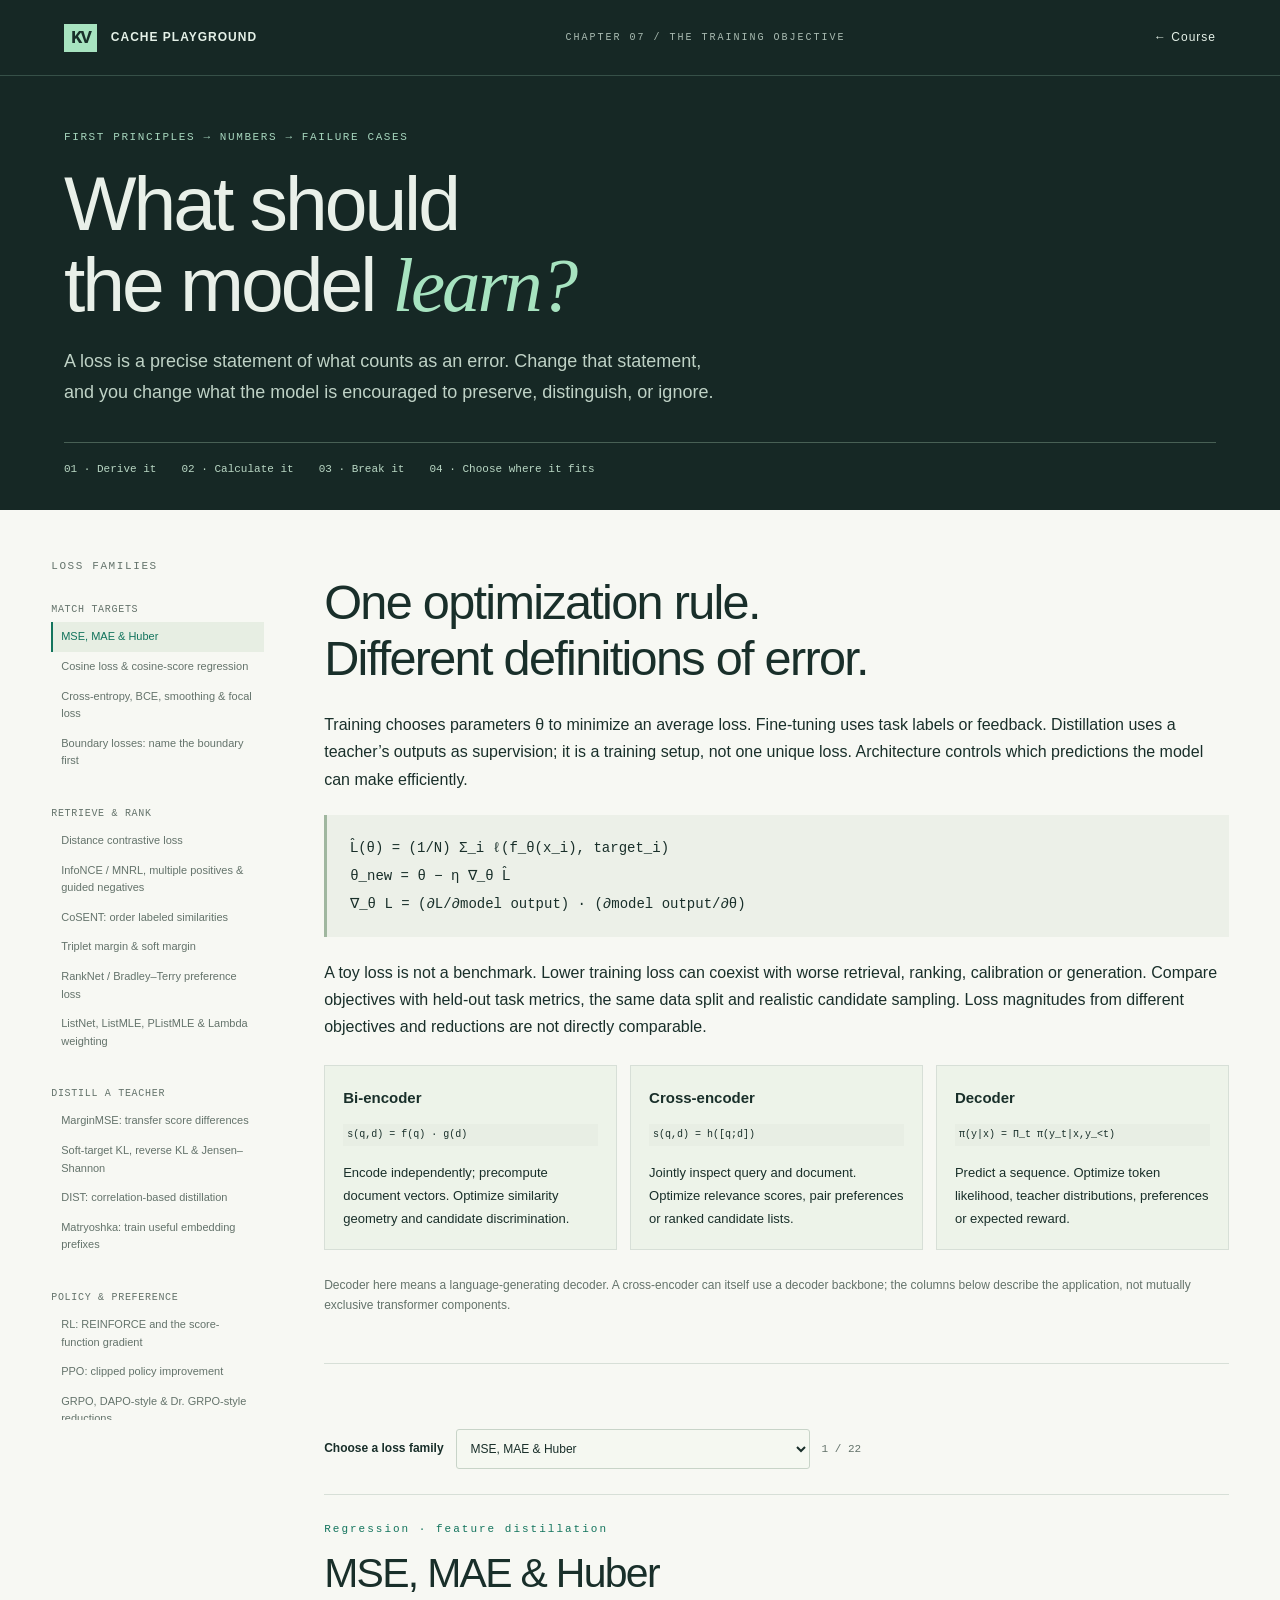
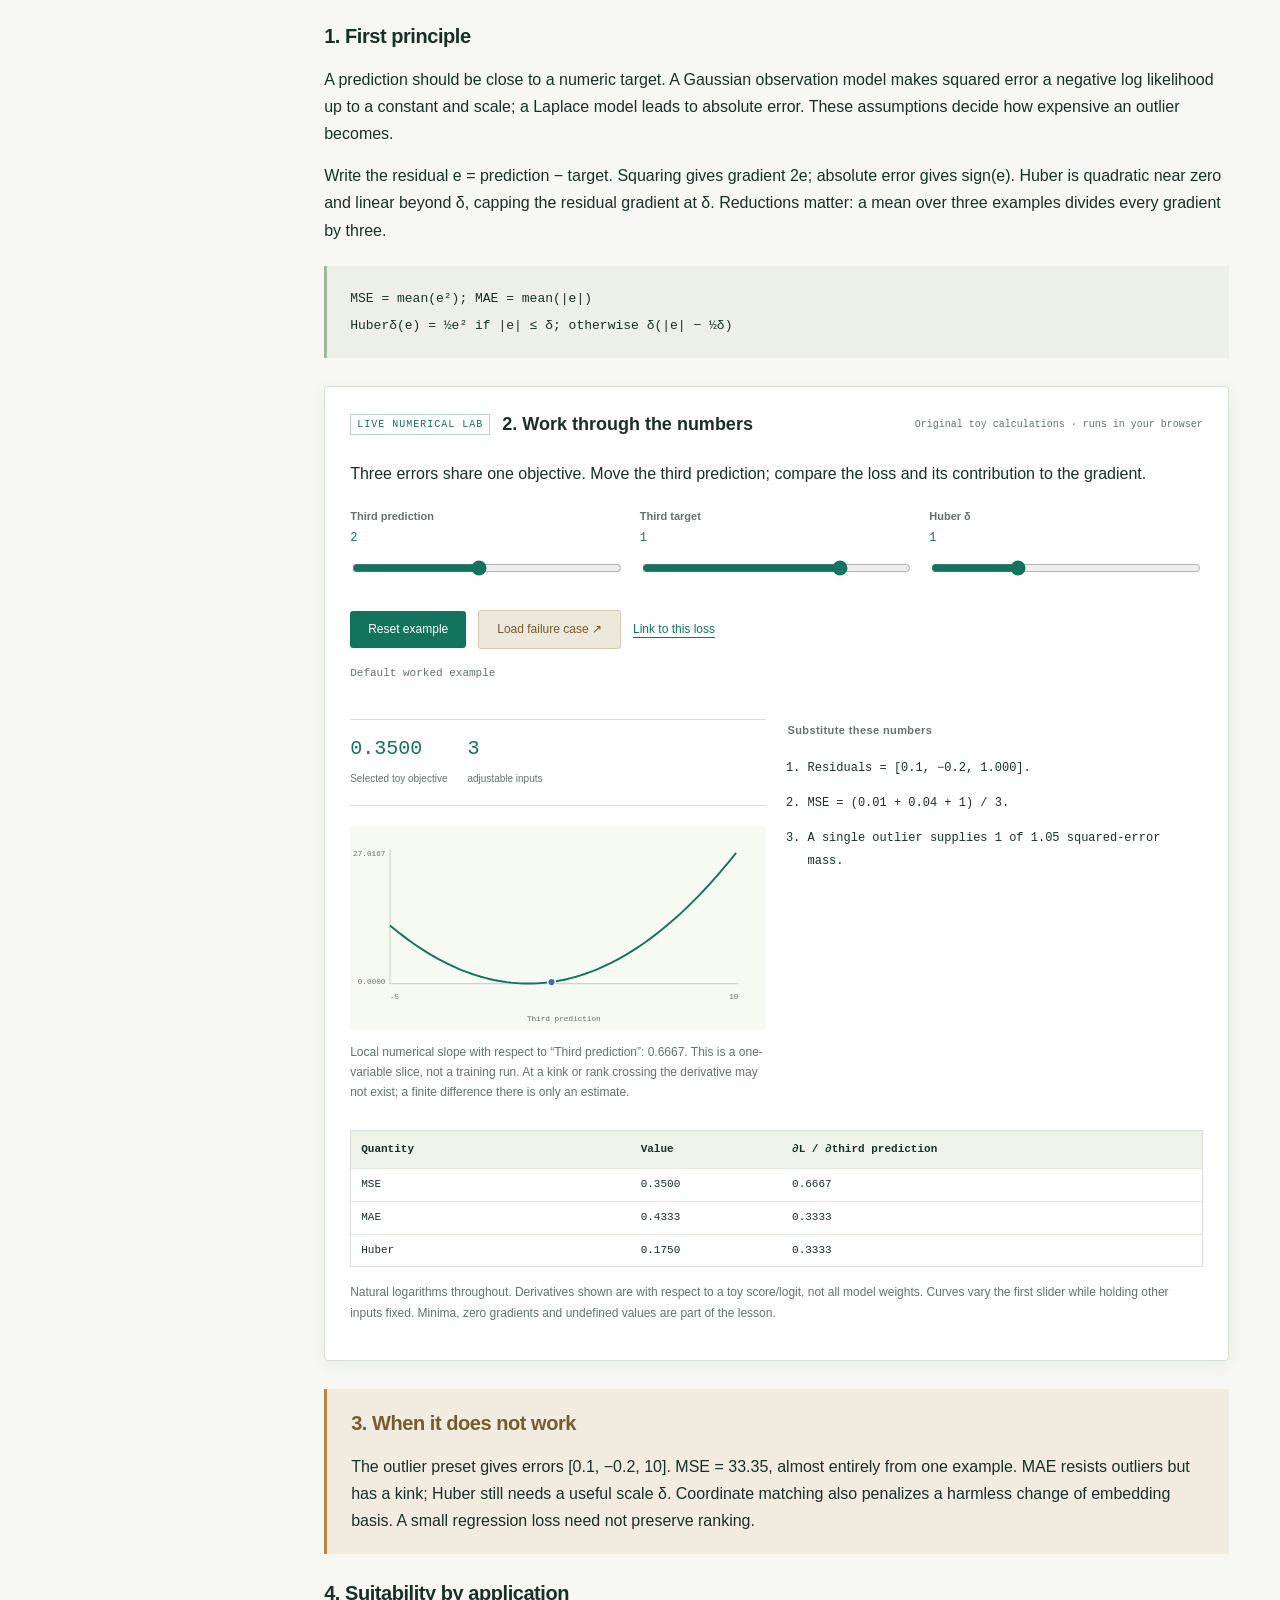
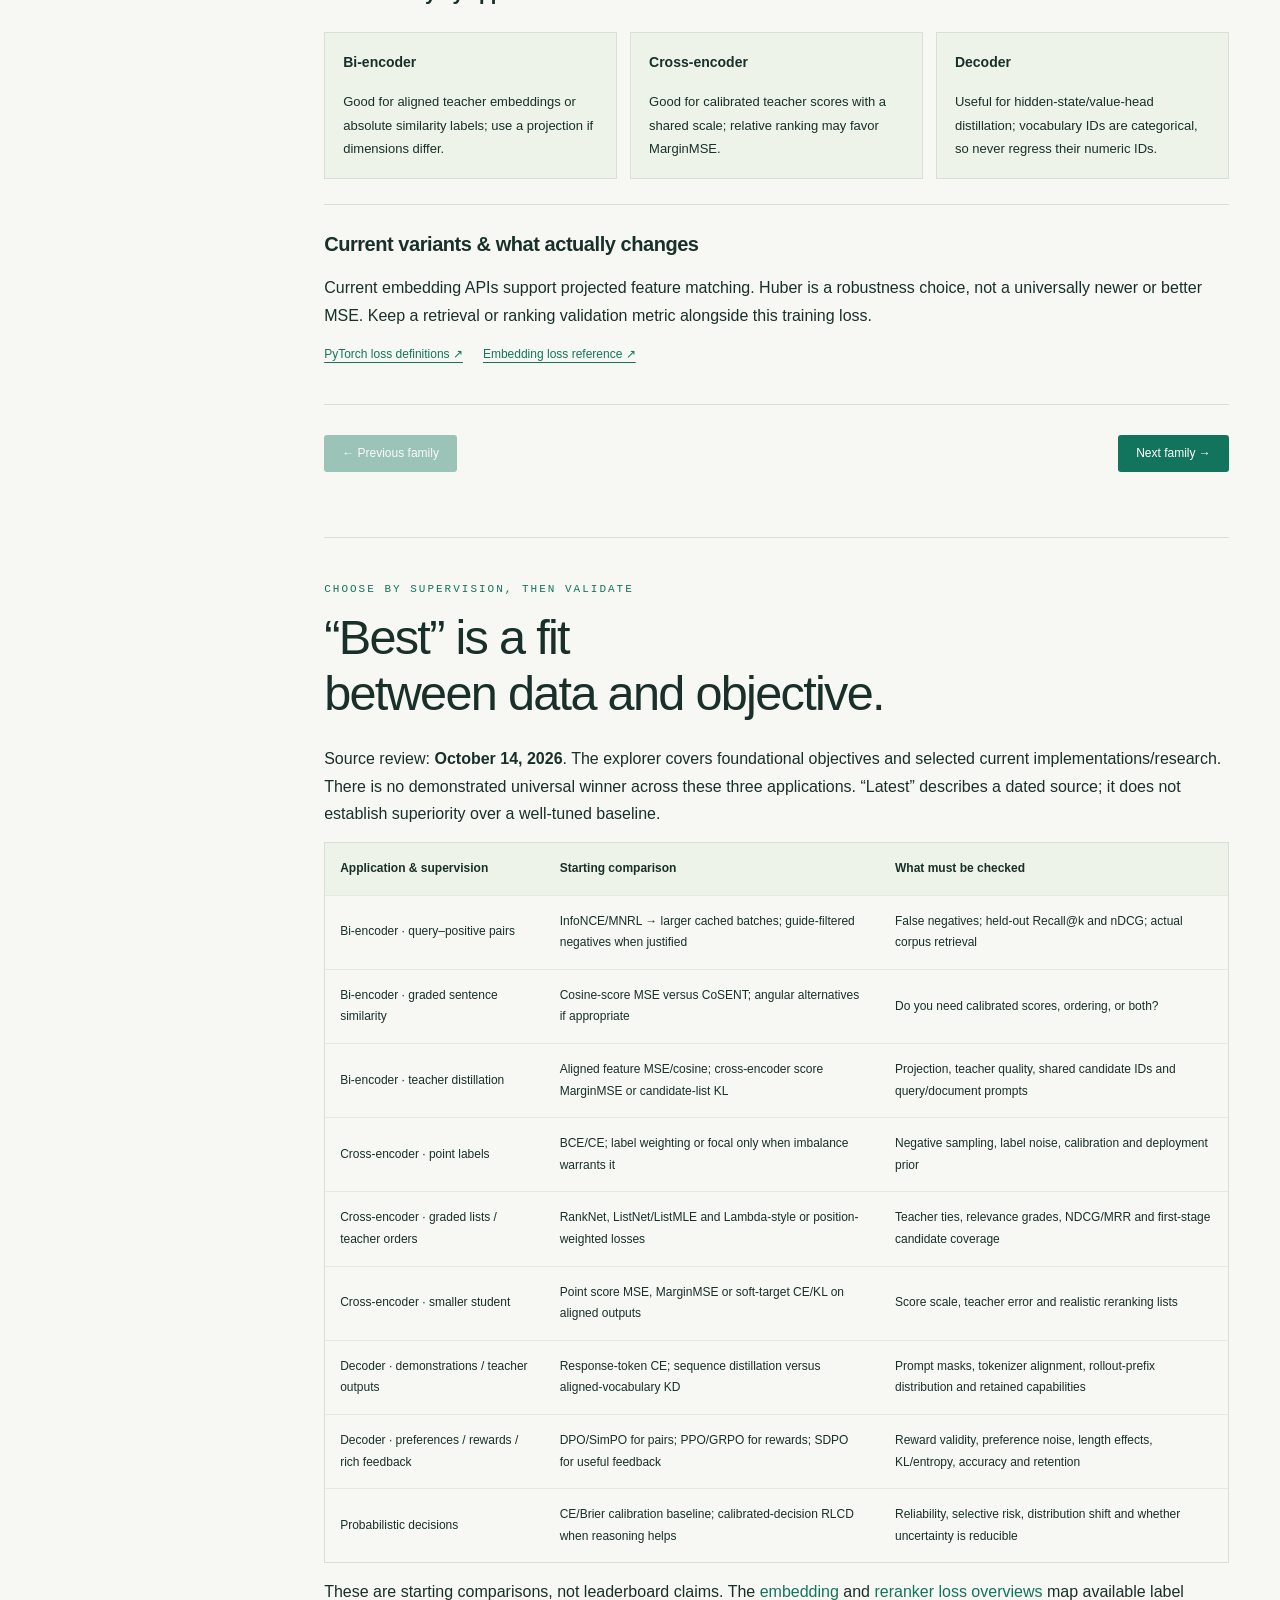
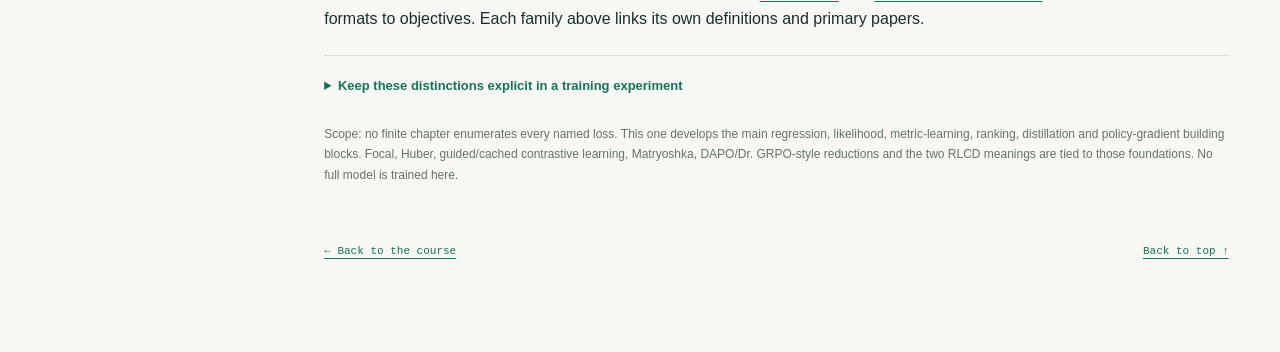
<file: docs/losses.html>
<!doctype html>
<html lang="en"><head><meta charset="utf-8"><meta name="viewport" content="width=device-width,initial-scale=1"><meta name="theme-color" content="#162825"><meta name="description" content="First-principles interactive loss functions: fine-tuning and distillation for bi-encoders, cross-encoders and decoders, with numeric examples and failure cases."><title>Loss Functions · KV Cache Playground</title><link rel="stylesheet" href="course.css?v=4"><link rel="stylesheet" href="losses.css?v=1"><script type="module" src="losses.js?v=2"></script></head>
<body id="top"><header class="mast"><a class="brand" href="index.html"><span class="mark">KV</span> CACHE PLAYGROUND</a><span class="mast-caption">CHAPTER 07 / THE TRAINING OBJECTIVE</span><a href="index.html#losses">← Course</a></header>
<section class="loss-hero"><p class="eyebrow">FIRST PRINCIPLES → NUMBERS → FAILURE CASES</p><h1>What should<br>the model <em>learn?</em></h1><p>A loss is a precise statement of what counts as an error. Change that statement, and you change what the model is encouraged to preserve, distinguish, or ignore.</p><div class="loss-path"><span>01 · Derive it</span><span>02 · Calculate it</span><span>03 · Break it</span><span>04 · Choose where it fits</span></div></section>
<div class="loss-layout"><aside class="loss-nav"><p class="eyebrow">LOSS FAMILIES</p><nav id="loss-navigation" aria-label="Loss families"></nav><a href="#selection-guide">Choosing a training recipe ↓</a><a href="index.html#parallel">Diffusion & NCM chapter ↗</a></aside><main>
<section id="foundations" class="loss-intro"><h2>One optimization rule.<br>Different definitions of error.</h2><p>Training chooses parameters θ to minimize an average loss. Fine-tuning uses task labels or feedback. Distillation uses a teacher’s outputs as supervision; it is a training setup, not one unique loss. Architecture controls which predictions the model can make efficiently.</p><div class="equation">L̂(θ) = (1/N) Σ_i ℓ(f_θ(x_i), target_i)<br>θ_new = θ − η ∇_θ L̂<br>∇_θ L = (∂L/∂model output) · (∂model output/∂θ)</div><p>A toy loss is not a benchmark. Lower training loss can coexist with worse retrieval, ranking, calibration or generation. Compare objectives with held-out task metrics, the same data split and realistic candidate sampling. Loss magnitudes from different objectives and reductions are not directly comparable.</p>
<div class="architecture-cards"><div><b>Bi-encoder</b><code>s(q,d) = f(q) · g(d)</code><p>Encode independently; precompute document vectors. Optimize similarity geometry and candidate discrimination.</p></div><div><b>Cross-encoder</b><code>s(q,d) = h([q;d])</code><p>Jointly inspect query and document. Optimize relevance scores, pair preferences or ranked candidate lists.</p></div><div><b>Decoder</b><code>π(y|x) = Π_t π(y_t|x,y_&lt;t)</code><p>Predict a sequence. Optimize token likelihood, teacher distributions, preferences or expected reward.</p></div></div>
<p class="hint">Decoder here means a language-generating decoder. A cross-encoder can itself use a decoder backbone; the columns below describe the application, not mutually exclusive transformer components.</p></section>
<section id="workbench" aria-labelledby="loss-title"><div class="loss-picker"><label for="loss-select">Choose a loss family</label><select id="loss-select"></select><span id="loss-count"></span></div>
<p class="chapter-label" id="loss-tag"></p><h2 id="loss-title"></h2>
<div class="lesson-block"><h3>1. First principle</h3><p id="loss-principle"></p><p id="loss-derivation"></p><pre class="equation loss-equation" id="loss-equation"></pre></div>
<div class="lab loss-lab"><div class="lab-title"><span>LIVE NUMERICAL LAB</span><h4>2. Work through the numbers</h4><span class="badge">Original toy calculations · runs in your browser</span></div><p id="loss-toy"></p><div id="loss-controls" class="controls"></div><div class="loss-actions"><button id="loss-reset" type="button">Reset example</button><button id="loss-failure" type="button" class="loss-secondary">Load failure case ↗</button><a id="loss-permalink" href="#mse">Link to this loss</a></div><p id="loss-preset-status" role="status"></p>
<div class="loss-computation"><div><div class="result-strip" id="loss-value" aria-live="polite"></div><div id="loss-plot"></div><p class="hint" id="loss-plot-note"></p></div><div><h5>Substitute these numbers</h5><ol id="loss-steps" class="loss-steps"></ol></div></div><div id="loss-table" class="table-scroll"></div><p class="hint">Natural logarithms throughout. Derivatives shown are with respect to a toy score/logit, not all model weights. Curves vary the first slider while holding other inputs fixed. Minima, zero gradients and undefined values are part of the lesson.</p></div>
<div class="lesson-block failure-block"><h3>3. When it does not work</h3><p id="loss-failure-text"></p></div>
<div class="lesson-block"><h3>4. Suitability by application</h3><div id="loss-fit" class="fit-grid"></div></div>
<div class="lesson-block current-block"><h3>Current variants & what actually changes</h3><p id="loss-modern"></p><p id="loss-sources" class="loss-sources"></p></div><div class="loss-pagination"><button id="loss-previous" type="button">← Previous family</button><button id="loss-next" type="button">Next family →</button></div></section>
<section id="selection-guide" class="selection-guide"><div class="chapter-label">CHOOSE BY SUPERVISION, THEN VALIDATE</div><h2>“Best” is a fit<br>between data and objective.</h2><p>Source review: <strong>October 14, 2026</strong>. The explorer covers foundational objectives and selected current implementations/research. There is no demonstrated universal winner across these three applications. “Latest” describes a dated source; it does not establish superiority over a well-tuned baseline.</p>
<div class="table-scroll selection-table"><table><thead><tr><th>Application & supervision</th><th>Starting comparison</th><th>What must be checked</th></tr></thead><tbody>
<tr><td>Bi-encoder · query–positive pairs</td><td>InfoNCE/MNRL → larger cached batches; guide-filtered negatives when justified</td><td>False negatives; held-out Recall@k and nDCG; actual corpus retrieval</td></tr>
<tr><td>Bi-encoder · graded sentence similarity</td><td>Cosine-score MSE versus CoSENT; angular alternatives if appropriate</td><td>Do you need calibrated scores, ordering, or both?</td></tr>
<tr><td>Bi-encoder · teacher distillation</td><td>Aligned feature MSE/cosine; cross-encoder score MarginMSE or candidate-list KL</td><td>Projection, teacher quality, shared candidate IDs and query/document prompts</td></tr>
<tr><td>Cross-encoder · point labels</td><td>BCE/CE; label weighting or focal only when imbalance warrants it</td><td>Negative sampling, label noise, calibration and deployment prior</td></tr>
<tr><td>Cross-encoder · graded lists / teacher orders</td><td>RankNet, ListNet/ListMLE and Lambda-style or position-weighted losses</td><td>Teacher ties, relevance grades, NDCG/MRR and first-stage candidate coverage</td></tr>
<tr><td>Cross-encoder · smaller student</td><td>Point score MSE, MarginMSE or soft-target CE/KL on aligned outputs</td><td>Score scale, teacher error and realistic reranking lists</td></tr>
<tr><td>Decoder · demonstrations / teacher outputs</td><td>Response-token CE; sequence distillation versus aligned-vocabulary KD</td><td>Prompt masks, tokenizer alignment, rollout-prefix distribution and retained capabilities</td></tr>
<tr><td>Decoder · preferences / rewards / rich feedback</td><td>DPO/SimPO for pairs; PPO/GRPO for rewards; SDPO for useful feedback</td><td>Reward validity, preference noise, length effects, KL/entropy, accuracy and retention</td></tr>
<tr><td>Probabilistic decisions</td><td>CE/Brier calibration baseline; calibrated-decision RLCD when reasoning helps</td><td>Reliability, selective risk, distribution shift and whether uncertainty is reducible</td></tr>
</tbody></table></div>
<p>These are starting comparisons, not leaderboard claims. The <a href="https://www.sbert.net/docs/sentence_transformer/loss_overview.html">embedding</a> and <a href="https://www.sbert.net/docs/cross_encoder/loss_overview.html">reranker loss overviews</a> map available label formats to objectives. Each family above links its own definitions and primary papers.</p>
<details><summary>Keep these distinctions explicit in a training experiment</summary><ul><li>A loss, a mining strategy, a data-generation pipeline and a memory optimization are different interventions.</li><li>Record whether reductions average examples, pairs, dimensions or tokens; that changes gradient scale and weighting.</li><li>For distillation, specify teacher, student, target space, temperature, projection and which trajectories supply prefixes.</li><li>Fit normalization and thresholds on training/development data. Keep test labels out of mining and checkpoint selection.</li><li>Test teacher mistakes and hard negatives, not just a batch with an easy positive.</li></ul></details>
<p class="hint">Scope: no finite chapter enumerates every named loss. This one develops the main regression, likelihood, metric-learning, ranking, distillation and policy-gradient building blocks. Focal, Huber, guided/cached contrastive learning, Matryoshka, DAPO/Dr. GRPO-style reductions and the two RLCD meanings are tied to those foundations. No full model is trained here.</p></section>
<footer><a href="index.html#losses">← Back to the course</a><a href="#top">Back to top ↑</a></footer></main></div><noscript><p>This explorer needs JavaScript for the loss lessons and numerical calculations. Enable JavaScript, or read the loss catalog in the linked repository.</p></noscript><div id="loss-error" hidden role="alert"></div></body></html>
</file>
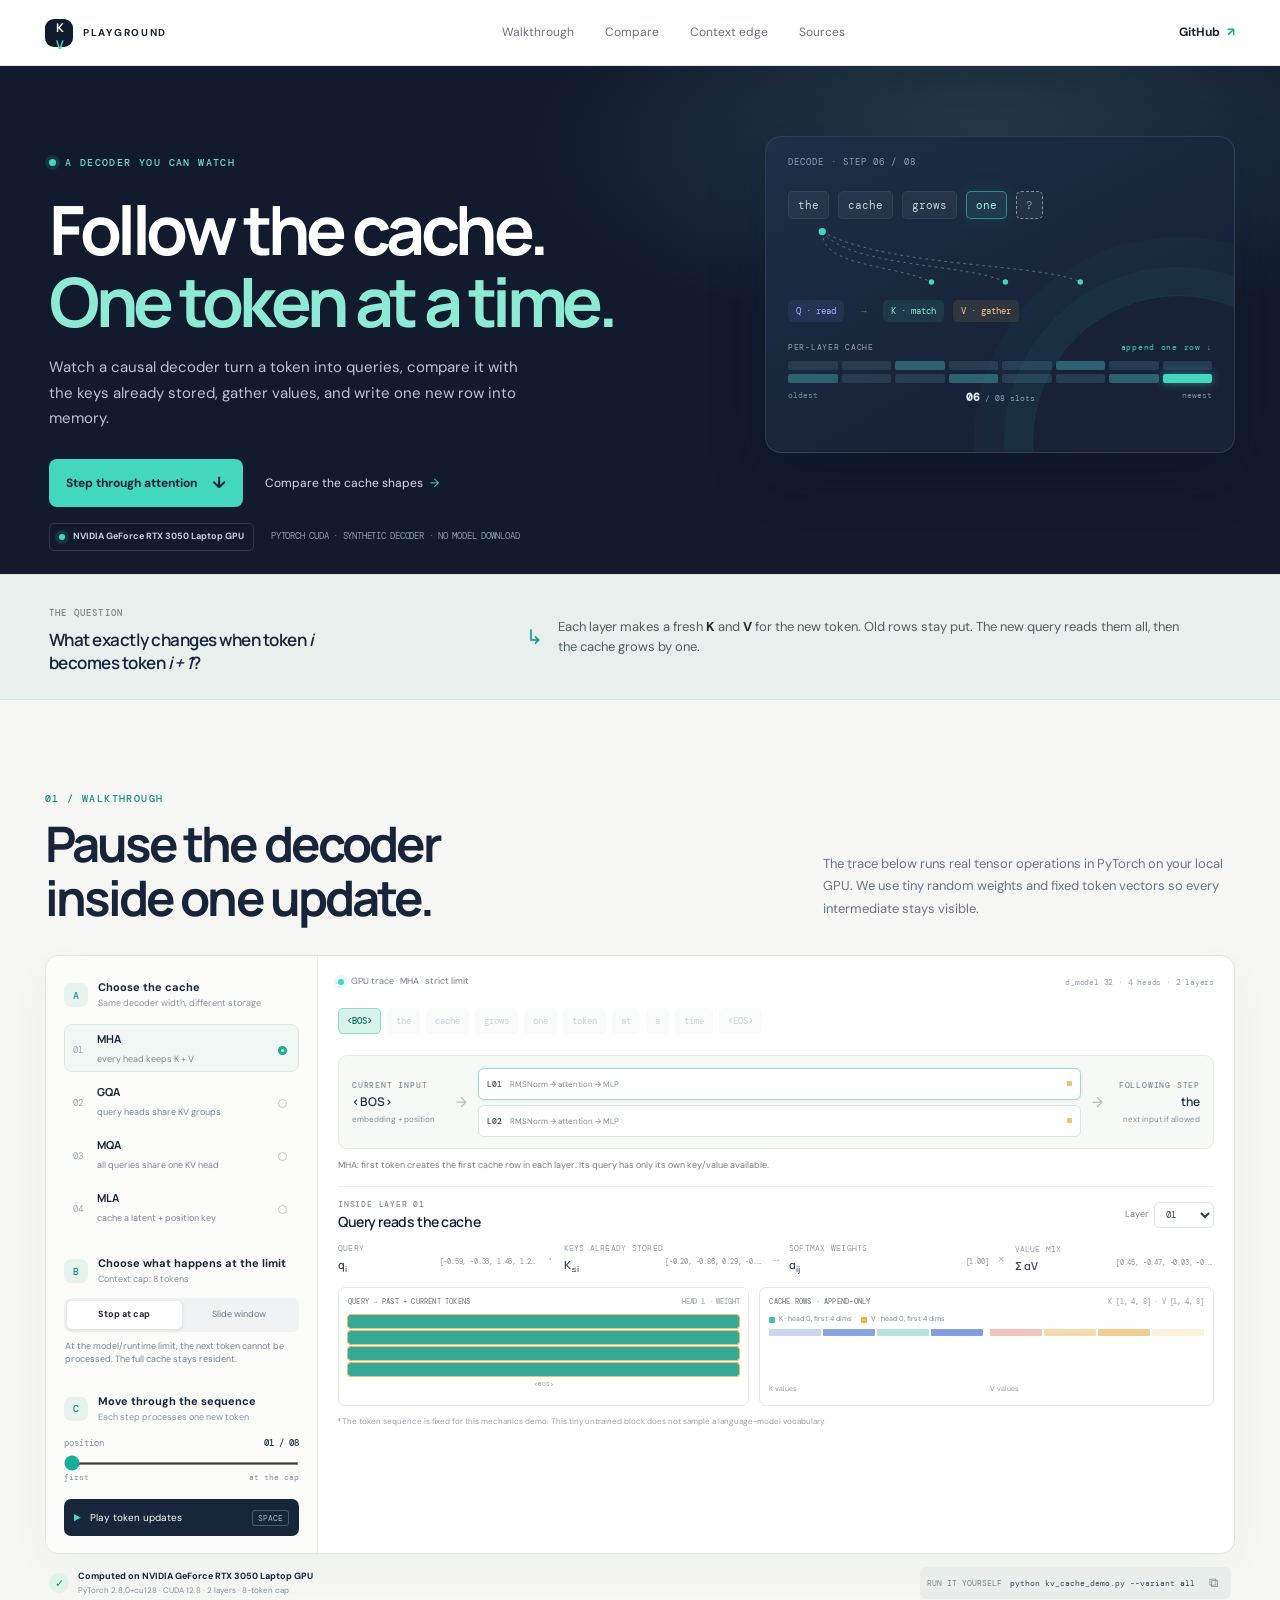
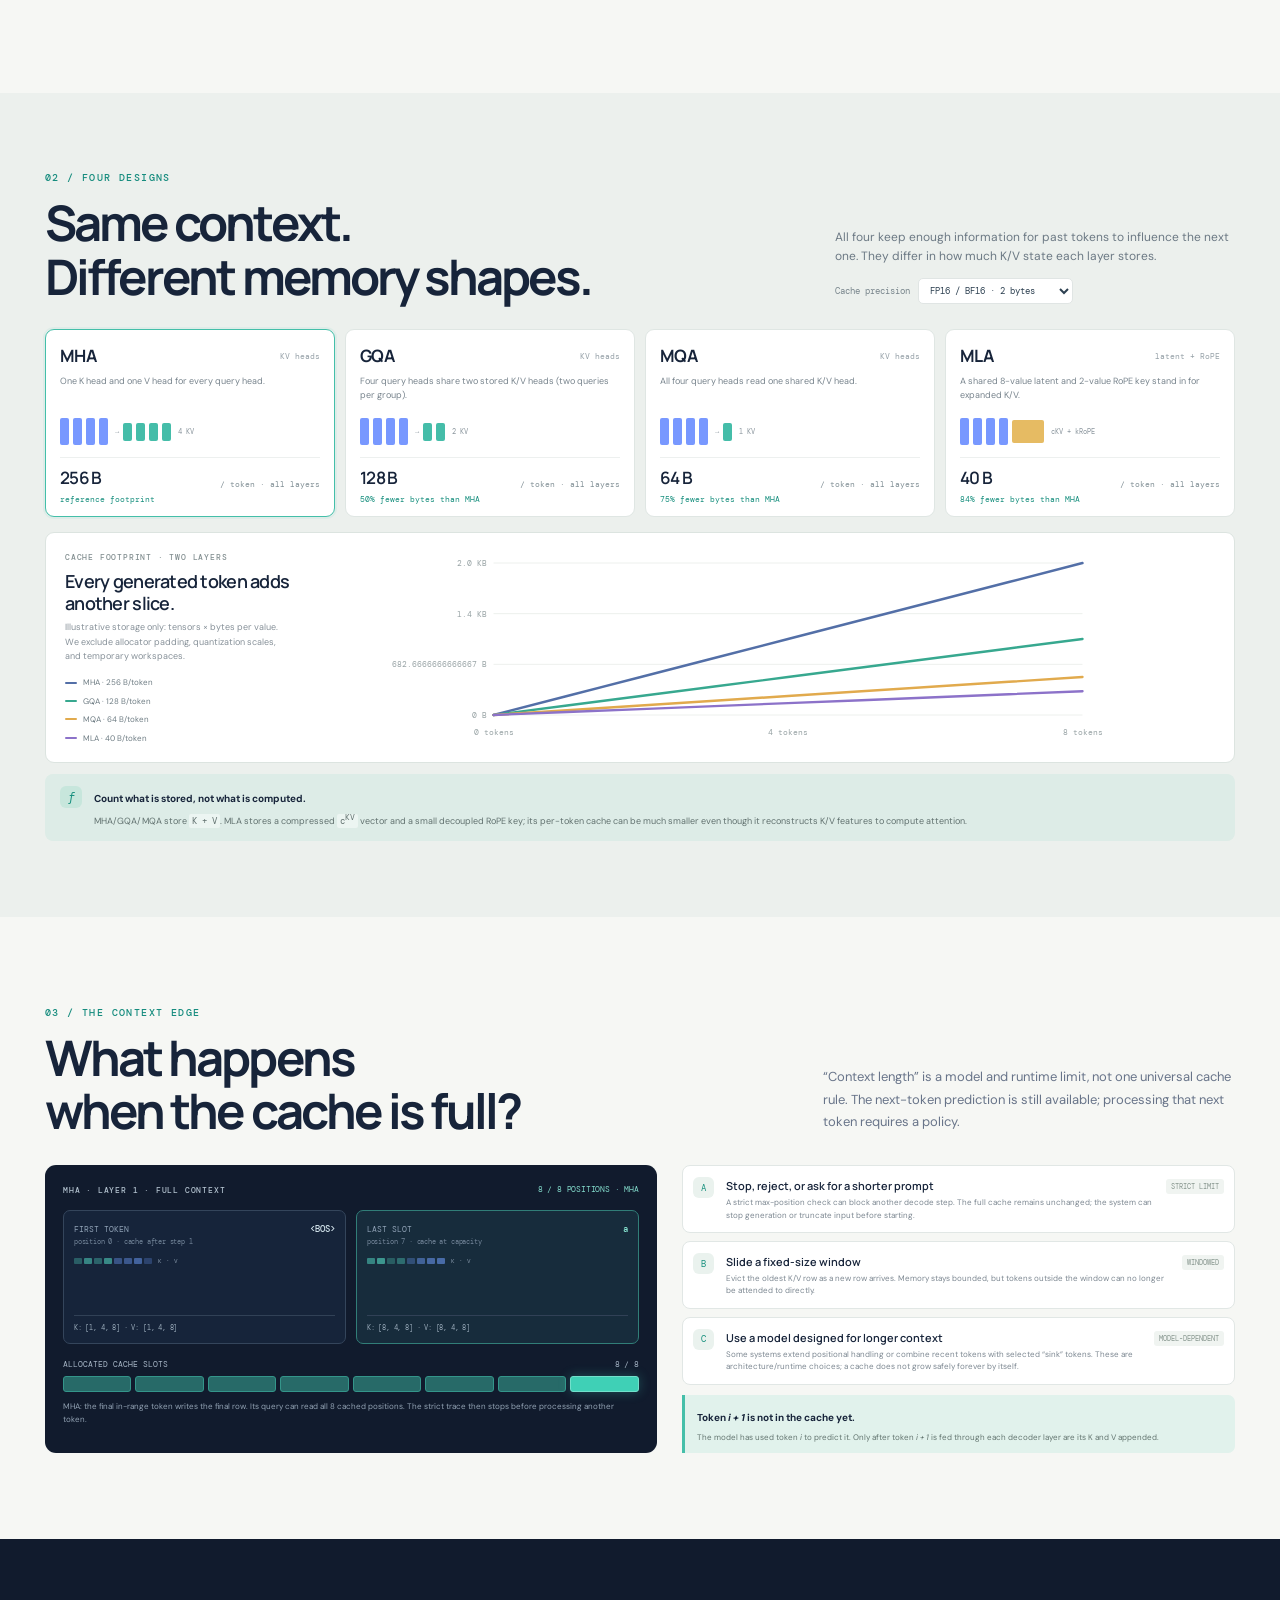
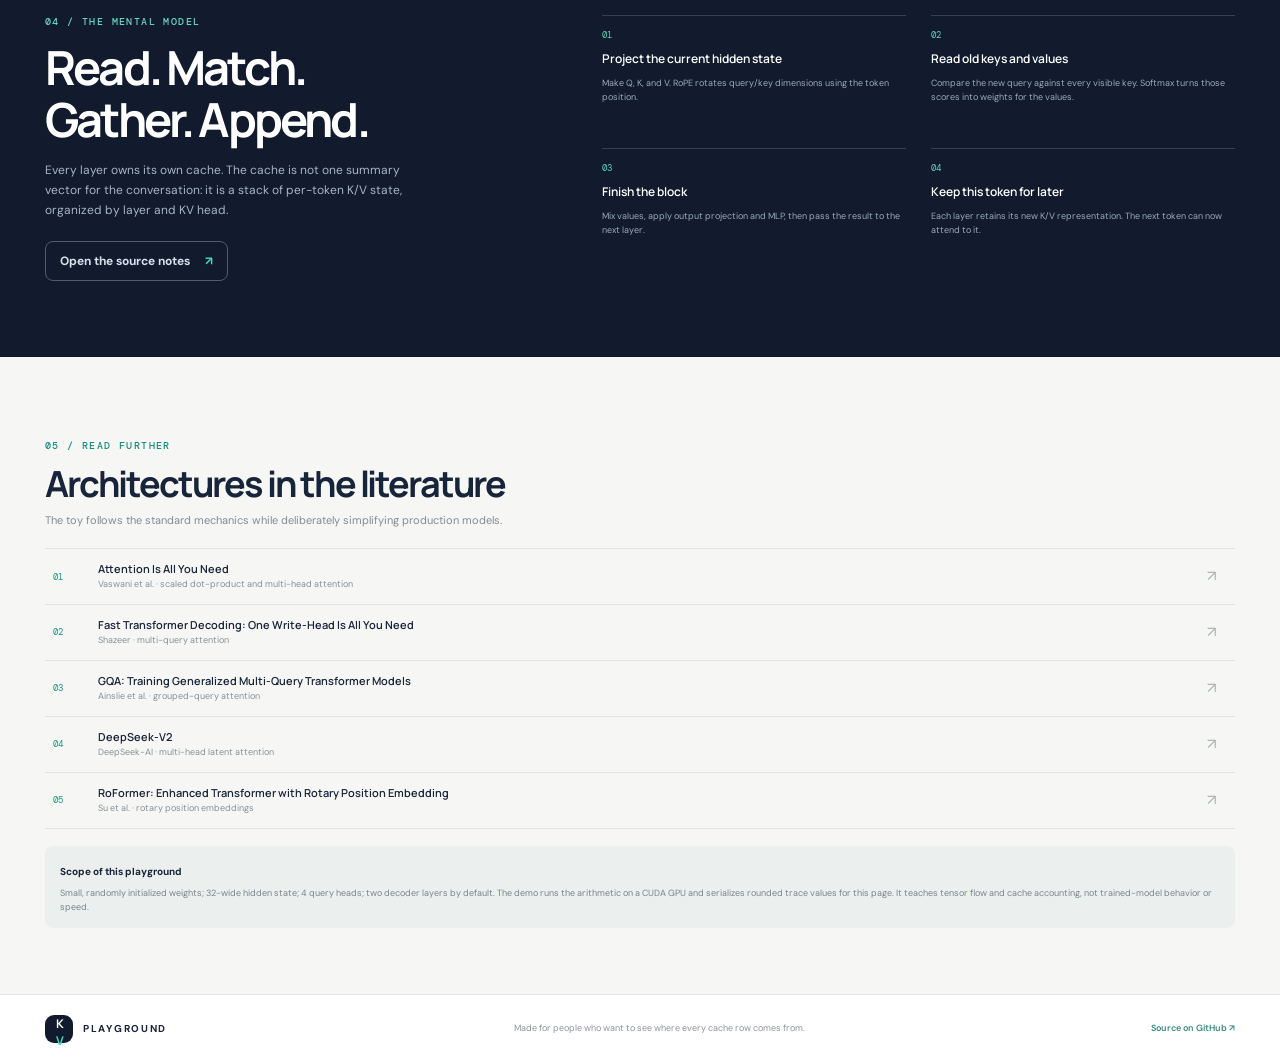
<file: docs/trace.html>
<!doctype html>
<html lang="en">
<head>
  <meta charset="utf-8">
  <meta name="viewport" content="width=device-width, initial-scale=1">
  <meta name="theme-color" content="#111b2d">
  <meta name="description" content="An interactive, GPU-computed walk through causal attention and how MHA, GQA, MQA and MLA KV caches evolve token by token.">
  <title>KV Cache Playground — follow every token</title>
  <link rel="preconnect" href="https://fonts.googleapis.com">
  <link rel="preconnect" href="https://fonts.gstatic.com" crossorigin>
  <link href="https://fonts.googleapis.com/css2?family=DM+Mono:wght@400;500&family=DM+Sans:wght@400;500;600;700&family=Manrope:wght@400;500;600;700;800&display=swap" rel="stylesheet">
  <link rel="stylesheet" href="styles.css?v=2">
</head>
<body>
  <header class="site-head">
    <a class="brand" href="#top" aria-label="KV Cache Playground home"><span class="brand-mark">K<span>V</span></span><span>PLAYGROUND</span></a>
    <nav aria-label="Main navigation">
      <a href="#walkthrough">Walkthrough</a><a href="#compare">Compare</a><a href="#context-edge">Context edge</a><a href="#sources">Sources</a>
    </nav>
    <a class="head-link" href="https://github.com/ravisankarg/kv-cache-playground" target="_blank" rel="noreferrer">GitHub <span aria-hidden="true">↗</span></a>
  </header>

  <main id="top">
    <section class="hero wrap">
      <div class="hero-copy">
        <div class="eyebrow"><span class="pulse-dot"></span> A decoder you can watch</div>
        <h1>Follow the cache.<br><em>One token at a time.</em></h1>
        <p>Watch a causal decoder turn a token into queries, compare it with the keys already stored, gather values, and write one new row into memory.</p>
        <div class="hero-actions"><a class="button button-bright" href="#walkthrough">Step through attention <span>↓</span></a><a class="text-link" href="#compare">Compare the cache shapes <span>→</span></a></div>
      </div>
      <div class="hero-art" aria-label="Diagram of tokens adding rows to a KV cache">
        <div class="art-caption mono">DECODE · STEP 06 / 08</div>
        <div class="art-tokens"><span>the</span><span>cache</span><span>grows</span><span class="token-current">one</span><span class="token-next">?</span></div>
        <svg class="art-flow" viewBox="0 0 470 78" role="img" aria-label="Current token creates a query, which reads cached keys and values">
          <path d="M38 8 C38 48 114 43 159 64 M38 8 C68 48 198 43 241 64 M38 8 C108 48 283 43 324 64"/>
          <circle cx="38" cy="8" r="4"/><circle cx="159" cy="64" r="3"/><circle cx="241" cy="64" r="3"/><circle cx="324" cy="64" r="3"/>
        </svg>
        <div class="art-qkv"><span class="q-chip">Q · read</span><span class="arrow-mini">→</span><span class="k-chip">K · match</span><span class="v-chip">V · gather</span></div>
        <div class="art-cache-label mono"><span>PER-LAYER CACHE</span><span>append one row ↓</span></div>
        <div class="art-grid"><i></i><i></i><i></i><i></i><i></i><i></i><i></i><i></i><i></i><i></i><i></i><i></i><i></i><i></i><i></i><i class="cell-new"></i></div>
        <div class="art-foot"><span>oldest</span><span class="cache-count"><b>06</b> / 08 slots</span><span>newest</span></div>
      </div>
      <div class="hero-meta"><span class="live-tag"><span class="pulse-dot"></span><b id="hero-gpu">GPU trace loading</b></span><span class="mono">PYTORCH CUDA · SYNTHETIC DECODER · NO MODEL DOWNLOAD</span></div>
    </section>

    <section class="intro-strip">
      <div class="wrap intro-grid">
        <div><span class="small-kicker">THE QUESTION</span><p>What exactly changes when token <i>i</i> becomes token <i>i + 1</i>?</p></div>
        <div class="intro-answer"><span class="answer-mark">↳</span><p>Each layer makes a fresh <b>K</b> and <b>V</b> for the new token. Old rows stay put. The new query reads them all, then the cache grows by one.</p></div>
      </div>
    </section>

    <section class="section wrap" id="walkthrough">
      <div class="section-heading">
        <div><div class="eyebrow dark-eyebrow">01 / WALKTHROUGH</div><h2>Pause the decoder<br>inside one update.</h2></div>
        <p>The trace below runs real tensor operations in PyTorch on your local GPU. We use tiny random weights and fixed token vectors so every intermediate stays visible.</p>
      </div>

      <div class="lab-shell">
        <aside class="lab-controls">
          <div class="control-title"><span class="control-num">A</span><div><b>Choose the cache</b><small>Same decoder width, different storage</small></div></div>
          <div class="arch-picker" role="group" aria-label="Attention architecture">
            <button class="arch-option selected" data-variant="mha"><span class="arch-code">01</span><span><b>MHA</b><small>every head keeps K + V</small></span><span class="radio-dot"></span></button>
            <button class="arch-option" data-variant="gqa"><span class="arch-code">02</span><span><b>GQA</b><small>query heads share KV groups</small></span><span class="radio-dot"></span></button>
            <button class="arch-option" data-variant="mqa"><span class="arch-code">03</span><span><b>MQA</b><small>all queries share one KV head</small></span><span class="radio-dot"></span></button>
            <button class="arch-option" data-variant="mla"><span class="arch-code">04</span><span><b>MLA</b><small>cache a latent + position key</small></span><span class="radio-dot"></span></button>
          </div>
          <div class="control-title control-title-spaced"><span class="control-num">B</span><div><b>Choose what happens at the limit</b><small>Context cap: <span id="context-size">8</span> tokens</small></div></div>
          <div class="policy-picker"><button class="policy-option selected" data-policy="strict">Stop at cap</button><button class="policy-option" data-policy="sliding">Slide window</button></div>
          <p class="policy-note" id="policy-note">At the model/runtime limit, the next token cannot be processed. The full cache stays resident.</p>
          <div class="control-title control-title-spaced"><span class="control-num">C</span><div><b>Move through the sequence</b><small>Each step processes one new token</small></div></div>
          <div class="token-control"><div class="range-label"><span>position</span><b id="step-label">01 / 08</b></div><input id="step-range" type="range" min="0" max="7" value="0" aria-label="Decoder token position"><div class="range-ends"><span>first</span><span>at the cap</span></div></div>
          <button class="play-button" id="play-button" type="button"><span class="play-icon">▶</span><span>Play token updates</span><kbd>SPACE</kbd></button>
        </aside>

        <div class="trace-area">
          <div class="trace-topline"><div><span class="live-dot"></span><span id="trace-status">GPU trace · loading data</span></div><div class="mono" id="trace-config">d_model 32 · 4 heads · 2 layers</div></div>
          <div class="sequence-line" id="sequence-line" aria-label="Token sequence"></div>
          <div class="decoder-flow">
            <div class="flow-input"><span class="flow-caption">CURRENT INPUT</span><b id="current-token">—</b><small>embedding + position</small></div>
            <div class="flow-arrow">→</div>
            <div class="layer-stack" id="layer-stack"></div>
            <div class="flow-arrow">→</div>
            <div class="flow-output"><span class="flow-caption">FOLLOWING STEP</span><b id="next-token">—</b><small>next input if allowed</small></div>
          </div>
          <div class="step-explain" id="step-explain">Select a step to inspect its attention trace.</div>
          <div class="attention-detail">
            <div class="detail-head"><div><span class="flow-caption">INSIDE LAYER <span id="layer-number">01</span></span><h3>Query reads the cache</h3></div><label class="layer-select">Layer <select id="layer-picker" aria-label="Layer to inspect"></select></label></div>
            <div class="math-flow"><div><small>QUERY</small><b>q<sub>i</sub></b><span id="query-preview" class="mono vector-preview">—</span></div><span class="math-op">·</span><div><small>KEYS ALREADY STORED</small><b>K<sub>≤i</sub></b><span id="key-preview" class="mono vector-preview">—</span></div><span class="math-op">→</span><div><small>SOFTMAX WEIGHTS</small><b>α<sub>ij</sub></b><span id="weight-preview" class="mono vector-preview">—</span></div><span class="math-op">×</span><div><small>VALUE MIX</small><b>Σ αV</b><span id="output-preview" class="mono vector-preview">—</span></div></div>
            <div class="trace-bottom">
              <div class="attention-map-card"><div class="mini-card-head"><span>QUERY → PAST + CURRENT TOKENS</span><span class="mono">HEAD 1 · WEIGHT</span></div><div id="attention-map" class="attention-map"></div><div class="axis-labels" id="axis-labels"></div></div>
              <div class="cache-matrix-card"><div class="mini-card-head"><span id="cache-title">CACHE ROWS</span><span class="mono" id="cache-shapes">—</span></div><div class="matrix-legend"><span class="k-swatch"></span><span id="matrix-k-label">K · head 0</span><span class="v-swatch"></span><span id="matrix-v-label">V · head 0</span></div><div class="matrix-pair"><div><div id="key-matrix" class="cache-matrix"></div><small>K values</small></div><div><div id="value-matrix" class="cache-matrix"></div><small>V values</small></div></div></div>
            </div>
          </div>
          <div class="trace-disclaimer"><span>¹</span> The token sequence is fixed for this mechanics demo. This tiny untrained block does not sample a language-model vocabulary.</div>
        </div>
      </div>
      <div class="walkthrough-foot"><div class="gpu-proof"><span class="proof-icon">✓</span><span><b id="gpu-proof-title">Awaiting GPU trace</b><small id="gpu-proof-detail">The site reads the checked-in trace generated by kv_cache_demo.py.</small></span></div><div class="run-command"><span>RUN IT YOURSELF</span><code>python kv_cache_demo.py --variant all</code><button id="copy-command" aria-label="Copy run command">⧉</button></div></div>
    </section>

    <section class="section compare-section" id="compare">
      <div class="wrap">
        <div class="section-heading">
          <div><div class="eyebrow dark-eyebrow">02 / FOUR DESIGNS</div><h2>Same context.<br>Different memory shapes.</h2></div>
          <div class="compare-side"><p>All four keep enough information for past tokens to influence the next one. They differ in how much K/V state each layer stores.</p><label class="precision-control">Cache precision <select id="precision-picker"><option value="2">FP16 / BF16 · 2 bytes</option><option value="4">FP32 · 4 bytes</option></select></label></div>
        </div>
        <div class="compare-cards" id="compare-cards"></div>
        <div class="memory-chart-wrap"><div class="chart-copy"><span class="flow-caption">CACHE FOOTPRINT · TWO LAYERS</span><h3>Every generated token adds another slice.</h3><p>Illustrative storage only: tensors × bytes per value. We exclude allocator padding, quantization scales, and temporary workspaces.</p><div class="chart-legend" id="chart-legend"></div></div><div class="memory-chart" id="memory-chart" role="img" aria-label="KV cache bytes increase linearly with token count"></div></div>
        <div class="formula-note"><span class="formula-icon">ƒ</span><div><b>Count what is stored, not what is computed.</b><p>MHA/GQA/MQA store <code>K + V</code>. MLA stores a compressed <code>c<sup>KV</sup></code> vector and a small decoupled RoPE key; its per-token cache can be much smaller even though it reconstructs K/V features to compute attention.</p></div></div>
      </div>
    </section>

    <section class="section wrap context-section" id="context-edge">
      <div class="section-heading">
        <div><div class="eyebrow dark-eyebrow">03 / THE CONTEXT EDGE</div><h2>What happens<br>when the cache is full?</h2></div>
        <p>“Context length” is a model and runtime limit, not one universal cache rule. The next-token prediction is still available; processing that next token requires a policy.</p>
      </div>
      <div class="edge-grid">
        <div class="edge-visual">
          <div class="edge-title"><span class="flow-caption">MHA · LAYER 1 · FULL CONTEXT</span><span class="mono" id="edge-context-label">8 / 8 POSITIONS</span></div>
          <div class="edge-snapshots"><div class="snapshot-card"><div class="snapshot-head"><span>FIRST TOKEN</span><b id="first-token-label">—</b></div><div class="snapshot-sub mono">position 0 · cache after step 1</div><div id="first-snapshot" class="snapshot-rows"></div><div class="snapshot-foot mono" id="first-shape">—</div></div><div class="snapshot-card final-snapshot"><div class="snapshot-head"><span>LAST SLOT</span><b id="final-token-label">—</b></div><div class="snapshot-sub mono" id="final-position">position 7 · cache at capacity</div><div id="final-snapshot" class="snapshot-rows"></div><div class="snapshot-foot mono" id="final-shape">—</div></div></div>
          <div class="edge-timeline"><div class="timeline-head"><span>ALLOCATED CACHE SLOTS</span><span class="mono" id="timeline-count">8 / 8</span></div><div class="timeline-track" id="timeline-track"></div><p id="edge-state-copy">The final in-range token writes the final row. At that moment, attention can read all rows from position 0 through position 7.</p></div>
        </div>
        <div class="edge-policies">
          <article class="edge-policy"><span class="policy-index">A</span><div><h3>Stop, reject, or ask for a shorter prompt</h3><p>A strict max-position check can block another decode step. The full cache remains unchanged; the system can stop generation or truncate input before starting.</p></div><span class="policy-tag">STRICT LIMIT</span></article>
          <article class="edge-policy"><span class="policy-index">B</span><div><h3>Slide a fixed-size window</h3><p>Evict the oldest K/V row as a new row arrives. Memory stays bounded, but tokens outside the window can no longer be attended to directly.</p></div><span class="policy-tag">WINDOWED</span></article>
          <article class="edge-policy"><span class="policy-index">C</span><div><h3>Use a model designed for longer context</h3><p>Some systems extend positional handling or combine recent tokens with selected “sink” tokens. These are architecture/runtime choices; a cache does not grow safely forever by itself.</p></div><span class="policy-tag">MODEL-DEPENDENT</span></article>
          <div class="edge-callout"><b>Token <i>i + 1</i> is not in the cache yet.</b><p>The model has used token <i>i</i> to predict it. Only after token <i>i + 1</i> is fed through each decoder layer are its K and V appended.</p></div>
        </div>
      </div>
    </section>

    <section class="section learning-section">
      <div class="wrap learn-grid"><div><div class="eyebrow">04 / THE MENTAL MODEL</div><h2>Read. Match.<br>Gather. Append.</h2><p>Every layer owns its own cache. The cache is not one summary vector for the conversation: it is a stack of per-token K/V state, organized by layer and KV head.</p><a class="button button-outline" href="#sources">Open the source notes <span>↗</span></a></div><div class="learn-steps"><div><span>01</span><b>Project the current hidden state</b><p>Make Q, K, and V. RoPE rotates query/key dimensions using the token position.</p></div><div><span>02</span><b>Read old keys and values</b><p>Compare the new query against every visible key. Softmax turns those scores into weights for the values.</p></div><div><span>03</span><b>Finish the block</b><p>Mix values, apply output projection and MLP, then pass the result to the next layer.</p></div><div><span>04</span><b>Keep this token for later</b><p>Each layer retains its new K/V representation. The next token can now attend to it.</p></div></div></div>
    </section>

    <section class="section wrap sources-section" id="sources">
      <div class="eyebrow dark-eyebrow">05 / READ FURTHER</div><h2>Architectures in the literature</h2><p class="sources-intro">The toy follows the standard mechanics while deliberately simplifying production models.</p>
      <div class="source-list"><a href="https://arxiv.org/abs/1706.03762" target="_blank" rel="noreferrer"><span>01</span><div><b>Attention Is All You Need</b><small>Vaswani et al. · scaled dot-product and multi-head attention</small></div><i>↗</i></a><a href="https://arxiv.org/abs/1911.02150" target="_blank" rel="noreferrer"><span>02</span><div><b>Fast Transformer Decoding: One Write-Head Is All You Need</b><small>Shazeer · multi-query attention</small></div><i>↗</i></a><a href="https://arxiv.org/abs/2305.13245" target="_blank" rel="noreferrer"><span>03</span><div><b>GQA: Training Generalized Multi-Query Transformer Models</b><small>Ainslie et al. · grouped-query attention</small></div><i>↗</i></a><a href="https://arxiv.org/abs/2405.04434" target="_blank" rel="noreferrer"><span>04</span><div><b>DeepSeek-V2</b><small>DeepSeek-AI · multi-head latent attention</small></div><i>↗</i></a><a href="https://arxiv.org/abs/2104.09864" target="_blank" rel="noreferrer"><span>05</span><div><b>RoFormer: Enhanced Transformer with Rotary Position Embedding</b><small>Su et al. · rotary position embeddings</small></div><i>↗</i></a></div>
      <div class="scope-note"><b>Scope of this playground</b><p>Small, randomly initialized weights; 32-wide hidden state; 4 query heads; two decoder layers by default. The demo runs the arithmetic on a CUDA GPU and serializes rounded trace values for this page. It teaches tensor flow and cache accounting, not trained-model behavior or speed.</p></div>
    </section>
  </main>
  <footer class="site-footer"><div class="wrap footer-inner"><a class="brand" href="#top"><span class="brand-mark">K<span>V</span></span><span>PLAYGROUND</span></a><span>Made for people who want to see where every cache row comes from.</span><a href="https://github.com/ravisankarg/kv-cache-playground" target="_blank" rel="noreferrer">Source on GitHub ↗</a></div></footer>
  <script src="app.js" defer></script>
</body>
</html>
</file>
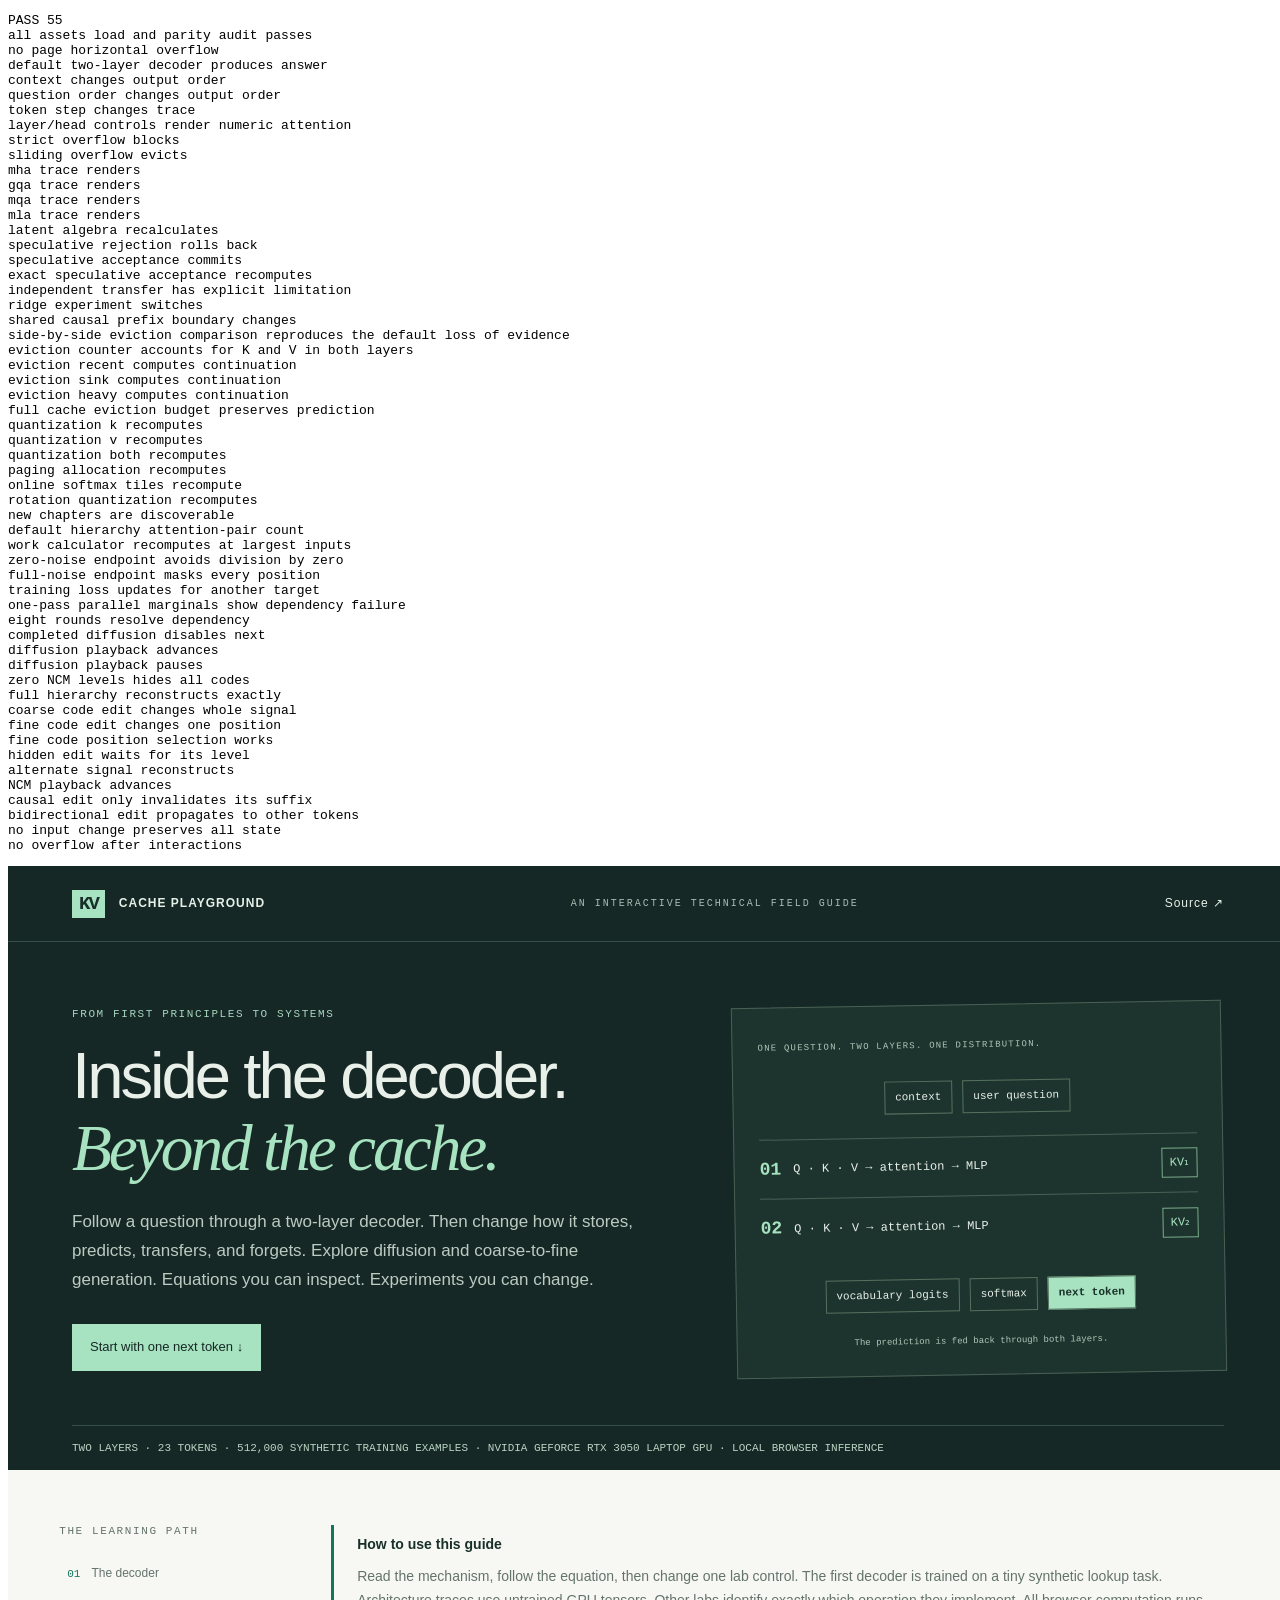
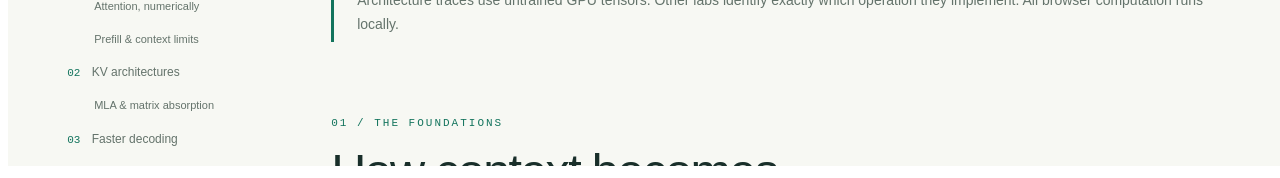
<file: tests/browser.html>
<!doctype html><html><head><meta charset="utf-8"><title>Course browser audit</title></head><body><pre id="result">RUNNING</pre><iframe id="course" style="width:100%;height:900px;border:0"></iframe><script>
const iframe=document.getElementById('course'),result=document.getElementById('result');
const params=new URLSearchParams(location.search),width=+(params.get('width')||1280);
iframe.style.width=width+'px';iframe.src='../docs/';
iframe.addEventListener('load',async()=>{
 try{
  const w=iframe.contentWindow,d=w.document;
  if(!d.body.dataset.ready)await new Promise((resolve,reject)=>{w.addEventListener('course-ready',resolve,{once:true});setTimeout(()=>reject(Error(d.body.dataset.error||'course load timeout')),20000);});
  const assertions=[],assert=(condition,label)=>{if(!condition)throw Error(label);assertions.push(label);};
  const change=(id,value)=>{const el=d.getElementById(id);el.value=value;el.dispatchEvent(new w.Event('input',{bubbles:true}));el.dispatchEvent(new w.Event('change',{bubbles:true}));};
  const text=id=>d.getElementById(id).textContent;
  assert(!d.body.dataset.error,'all assets load and parity audit passes');
  assert(d.documentElement.scrollWidth<=d.documentElement.clientWidth+1,'no page horizontal overflow');
  assert(text('generation').includes('paris')&&text('generation').includes('tokyo'),'default two-layer decoder produces answer');
  change('preset','swap');assert(text('generation').indexOf('tokyo')<text('generation').indexOf('paris'),'context changes output order');
  change('preset','reverse');assert(text('generation').indexOf('tokyo')<text('generation').indexOf('paris'),'question order changes output order');
  change('preset','standard');
  change('token-step','0');assert(text('token-position').includes('position 0'),'token step changes trace');
  change('decoder-layer','0');change('decoder-head','3');assert(text('attention-table').includes('<bos>'),'layer/head controls render numeric attention');
  change('overflow-step','9');assert(text('overflow-result').includes('stops'),'strict overflow blocks');
  change('overflow-policy','sliding');assert(text('overflow-result').includes('evicts'),'sliding overflow evicts');
  for(const arch of ['mha','gqa','mqa','mla']){change('arch',arch);assert(text('arch-shapes').length>20,arch+' trace renders');}
  change('latent-q','-1');assert(text('latent-q-label').includes('-1.000'),'latent algebra recalculates');
  change('draft-mode','wrong');assert(text('spec-result').includes('Accepted 1'),'speculative rejection rolls back');
  change('draft-mode','correct');assert(text('spec-result').includes('Accepted 2'),'speculative acceptance commits');
  change('draft-mix','1');assert(text('sampling-result').includes('40.0%'),'exact speculative acceptance recomputes');
  change('transfer-mode','independent');assert(text('transfer-result').includes('independently'),'independent transfer has explicit limitation');
  change('ridge','100');assert(text('transfer-metrics').length>20,'ridge experiment switches');
  change('prefix-mode','fact');assert(text('prefix-result').includes('5 tokens'),'shared causal prefix boundary changes');
  change('evict-budget','8');assert(d.querySelectorAll('#evict-comparison tbody tr').length===4&&text('evict-comparison').includes('tokyo')&&text('evict-comparison').includes('cairo'),'side-by-side eviction comparison reproduces the default loss of evidence');
  assert(text('evict-metrics').includes('5632 B')&&text('evict-metrics').includes('2048 B'),'eviction counter accounts for K and V in both layers');
  for(const policy of ['recent','sink','heavy']){change('evict-policy',policy);assert(text('evict-result').includes('TV'),'eviction '+policy+' computes continuation');}
  change('evict-budget','22');assert(text('evict-result').includes('0.0000'),'full cache eviction budget preserves prediction');
  for(const part of ['k','v','both']){change('quant-part',part);assert(text('quant-metrics').includes('score error'),'quantization '+part+' recomputes');}
  change('quant-bits','2');change('page-tokens','24');change('page-block','8');assert(text('page-result').includes('0 tail'),'paging allocation recomputes');
  change('flash-block','2');assert(text('flash-result').includes('tiles processed'),'online softmax tiles recompute');
  change('rotation-bits','4');assert(text('rotation-result').includes('4 bits'),'rotation quantization recomputes');
  assert(d.querySelector('a[href="#diffusion"]')&&d.querySelector('a[href="#ncm"]'),'new chapters are discoverable');
  assert(text('parallel-work').includes('1,365'),'default hierarchy attention-pair count');
  change('parallel-length','128');change('parallel-rounds','64');change('parallel-growth','4');assert(text('parallel-work').includes('1,048,576'),'work calculator recomputes at largest inputs');
  change('diff-noise','0');assert(d.querySelectorAll('#diff-corrupted .masked').length===0&&text('diff-loss').includes('not evaluated'),'zero-noise endpoint avoids division by zero');
  change('diff-noise','1');assert(d.querySelectorAll('#diff-corrupted .masked').length===8,'full-noise endpoint masks every position');
  change('diff-example','2');assert(!text('diff-loss').includes('NaN'),'training loss updates for another target');
  change('diff-rounds','1');d.getElementById('diff-next').click();assert(text('diff-result').includes('Unsupported')&&text('diff-tokens').includes('red'),'one-pass parallel marginals show dependency failure');
  change('diff-rounds','8');change('diff-step','8');assert(text('diff-result').includes('Supported output')&&text('diff-tokens').includes('blue'),'eight rounds resolve dependency');
  assert(d.getElementById('diff-next').disabled,'completed diffusion disables next');
  d.getElementById('diff-reset').click();d.getElementById('diff-play').click();assert(text('diff-step-label').includes('Round 1'),'diffusion playback advances');d.getElementById('diff-play').click();assert(text('diff-play')==='Play','diffusion playback pauses');
  change('ncm-level','0');assert(d.querySelectorAll('#ncm-hierarchy .revealed').length===0,'zero NCM levels hides all codes');
  change('ncm-level','4');assert(text('ncm-metrics').includes('0.0000'),'full hierarchy reconstructs exactly');
  change('ncm-edit-level','0');change('ncm-edit-code','3');assert(text('ncm-edit-result').includes('8 / 8'),'coarse code edit changes whole signal');
  change('ncm-edit-level','3');change('ncm-edit-code','2');assert(text('ncm-edit-result').includes('1 / 8'),'fine code edit changes one position');
  change('ncm-edit-position','7');change('ncm-edit-code','4');assert(text('ncm-edit-result').includes('1 / 8'),'fine code position selection works');
  change('ncm-level','1');assert(text('ncm-edit-result').includes('not revealed'),'hidden edit waits for its level');
  change('ncm-signal','falling');change('ncm-level','4');assert(text('ncm-metrics').includes('0.0000'),'alternate signal reconstructs');
  d.getElementById('ncm-reset').click();d.getElementById('ncm-play').click();assert(text('ncm-level-label').includes('2 / 4'),'NCM playback advances');d.getElementById('ncm-play').click();
  change('dependency-mask','causal');assert(text('dependency-result').includes('1 unchanged-token'),'causal edit only invalidates its suffix');
  change('dependency-mask','bidirectional');assert(text('dependency-result').includes('7 unchanged-token'),'bidirectional edit propagates to other tokens');
  change('dependency-delta','0');assert(text('dependency-result').includes('0 unchanged-token'),'no input change preserves all state');
  assert(d.documentElement.scrollWidth<=d.documentElement.clientWidth+1,'no overflow after interactions');
  result.textContent='PASS '+assertions.length+'\n'+assertions.join('\n');document.body.dataset.result='pass';
 }catch(e){result.textContent='FAIL: '+e.stack;document.body.dataset.result='fail';}
});
</script></body></html>
</file>
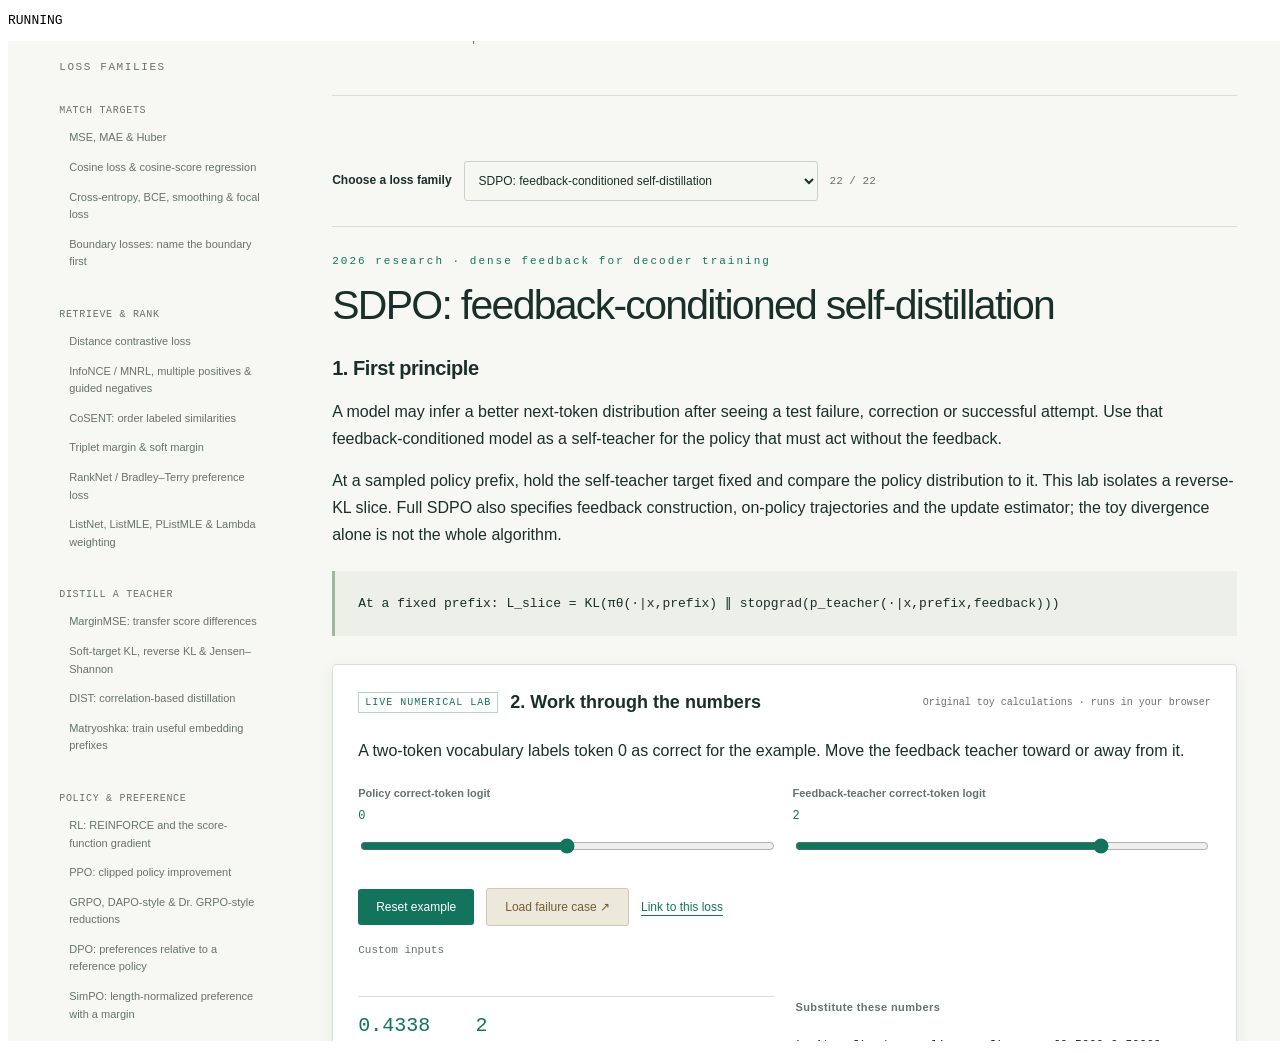
<file: tests/losses-browser.html>
<!doctype html><html lang="en"><head><meta charset="utf-8"><title>Loss explorer browser audit</title></head><body><pre id="result">RUNNING</pre><iframe id="course" style="height:1000px;border:0" title="Loss explorer under test"></iframe><script type="module">
import {auditLosses} from './loss-browser-audit.js';
const frame=document.getElementById('course'),result=document.getElementById('result');
frame.style.width=(new URLSearchParams(location.search).get('width')||1280)+'px';
frame.addEventListener('load',async()=>{try{
 const w=frame.contentWindow;
 if(!w.document.body.dataset.ready)await new Promise((resolve,reject)=>{w.addEventListener('losses-ready',resolve,{once:true});setTimeout(()=>reject(Error(w.document.body.dataset.error||'ready timeout')),15000);});
 const r=await auditLosses(w);result.textContent='PASS '+r.count+'\n'+r.assertions.join('\n');document.body.dataset.result='pass';
}catch(e){result.textContent='FAIL '+e.stack;document.body.dataset.result='fail';}});
frame.src='../docs/losses.html';
</script></body></html>
</file>
<file: docs/course.css>
:root{--paper:#f7f8f3;--white:#fff;--ink:#192f2a;--muted:#64736b;--line:#d7dfd7;--green:#13745d;--mint:#a7e3c0;--blue:#426cb5;--amber:#a26d25;--mono:'SFMono-Regular',Consolas,'Liberation Mono',monospace}*{box-sizing:border-box}html{scroll-behavior:smooth;scroll-padding-top:90px}body{margin:0;background:var(--paper);color:var(--ink);font-family:Inter,Arial,sans-serif;font-size:16px;line-height:1.7}a{color:var(--green);text-underline-offset:4px}button,input,select,textarea{font:inherit}button,select{cursor:pointer}.mast{height:76px;border-bottom:1px solid #365048;background:#162825;color:#fff;display:flex;align-items:center;justify-content:space-between;padding:0 5vw;gap:20px}.mast a{color:#e5f1e8;text-decoration:none;font-size:12px;letter-spacing:1px}.brand{display:flex;align-items:center;gap:14px;font-weight:700}.mark{background:var(--mint);color:var(--ink);padding:3px 7px;font:700 19px var(--mono);letter-spacing:-2px}.mast-caption{font:10px var(--mono);letter-spacing:2px;color:#a9bbb2}.hero{background:#162825;color:#e9f0e9;padding:62px 5vw 0}.hero-inner{max-width:1320px;margin:auto;display:grid;grid-template-columns:1.2fr 1fr;gap:75px;align-items:center}.eyebrow{font:11px var(--mono);letter-spacing:1.6px;margin:0 0 20px;color:var(--muted)}.hero .eyebrow{color:#a6d5bd}.hero h1{font-size:clamp(42px,5.1vw,72px);font-weight:500;line-height:1.09;letter-spacing:-3px;margin:18px 0 24px}.hero h1 em{font-family:Georgia,serif;font-weight:400;color:var(--mint)}.hero-description{color:#bccbc2;max-width:620px;line-height:1.7;font-size:17px}.button{display:inline-block;background:var(--mint);color:#162825;text-decoration:none;font-size:13px;padding:12px 18px;margin-top:15px}.hero-diagram{border:1px solid #486055;padding:25px;background:#1d342e;font-family:var(--mono);transform:rotate(-1deg)}.diagram-caption{font-size:9px;letter-spacing:1.2px;color:#aec6b8}.diagram-input,.diagram-output{display:flex;gap:10px;justify-content:center;margin:23px 0}.diagram-input span,.diagram-output span,.diagram-output b{font-size:11px;padding:6px 10px;border:1px solid #54715f}.diagram-output b{background:var(--mint);color:var(--ink)}.diagram-layer{display:flex;gap:12px;align-items:center;padding:14px 0;border-top:1px solid #486055;font-size:12px}.diagram-layer b{color:var(--mint);font-size:18px}.diagram-layer i{margin-left:auto;border:1px solid #79ab8a;padding:4px 7px;color:var(--mint);font-style:normal}.hero-diagram small{display:block;text-align:center;font-size:9px;color:#aec6b8}.hero-proof{max-width:1320px;margin:50px auto 0;padding:16px 0;font:11px var(--mono);border-top:1px solid #365048;color:#bad3c3}.layout{max-width:1440px;margin:auto;padding:55px 4vw 0;display:grid;grid-template-columns:218px minmax(0,1fr);gap:54px}.contents{align-self:start;position:sticky;top:24px;font-size:12px}.contents nav{display:flex;flex-direction:column;gap:2px}.contents nav a{color:var(--muted);text-decoration:none;padding:7px 6px;border-left:2px solid transparent;line-height:1.5}.contents nav a.active{color:var(--green);border-color:var(--green);background:#e7eee5}.contents nav b{font:11px var(--mono);padding-right:8px;color:var(--green)}.contents .sub{padding-left:33px;font-size:11px}.archive-link{display:block;margin-top:25px;font-size:11px}main{min-width:0}.reading-note{border-left:3px solid var(--green);padding:5px 23px;margin-bottom:75px;max-width:900px}.reading-note strong{font-size:14px}.reading-note p{font-size:14px;margin:8px 0 0;color:var(--muted)}.chapter{padding-bottom:60px;margin-bottom:60px;border-bottom:1px solid var(--line);scroll-margin-top:30px}.chapter-label{font:11px var(--mono);letter-spacing:2px;color:var(--green)}h2{font-size:clamp(33px,3.8vw,50px);line-height:1.15;font-weight:500;letter-spacing:-1.7px;margin:15px 0 24px}.lead{font-size:19px;color:#4b6256;max-width:850px;margin-bottom:38px}article{margin:45px 0;scroll-margin-top:30px}h3{font-size:23px;font-weight:600;line-height:1.4;letter-spacing:-.45px;margin:0 0 16px}p{max-width:950px;margin:15px 0}article>p{color:#46564d}code{font:12px var(--mono);padding:2px 4px;background:#e8eee4;overflow-wrap:anywhere}.equation{background:#ecf0e8;border-left:3px solid #a0b79f;padding:19px 23px;margin:22px 0;font:14px/2 var(--mono);overflow-x:auto}.equation sub,.equation sup{font-size:10px}.lab{background:var(--white);border:1px solid var(--line);margin:28px 0;padding:25px;border-radius:4px;box-shadow:0 4px 16px #182e2310;min-width:0}.lab-title{display:flex;align-items:center;gap:12px;flex-wrap:wrap;margin-bottom:22px}.lab-title>span:first-child{color:var(--green);font:10px var(--mono);letter-spacing:1px;border:1px solid #b9d4c4;padding:4px 6px}.lab-title h4{font-size:17px;line-height:1.4;margin:0;font-weight:600}.badge{font:10px/1.5 var(--mono);color:var(--muted);margin-left:auto}.controls{display:flex;flex-wrap:wrap;align-items:end;gap:16px;margin:20px 0}.controls label{display:flex;flex-direction:column;gap:6px;max-width:100%;font-size:11px;font-weight:600;color:var(--muted)}select{background:#f5f8f1;padding:8px 10px;border:1px solid #c8d4c8;border-radius:3px;color:var(--ink);font-size:12px;max-width:100%;height:36px}input[type=range]{accent-color:var(--green);min-width:135px;max-width:100%;height:30px}output{font:11px var(--mono);padding-bottom:10px;color:var(--green)}button{padding:8px 18px;background:var(--green);color:#fff;border:0;border-radius:3px;font-size:12px;min-height:36px}button:hover{background:#0e5745}button:focus-visible,a:focus-visible,input:focus-visible,select:focus-visible{outline:2px solid var(--blue);outline-offset:3px}textarea{width:100%;resize:vertical;background:#f6f8f3;border:1px solid #ccd6c9;padding:12px;font:12px/1.7 var(--mono);color:var(--ink);border-radius:3px}.two-col{display:grid;grid-template-columns:minmax(0,1fr) minmax(0,1fr);gap:25px}.two-col>label{font-size:11px;font-weight:600;color:var(--muted)}.hint{font-size:12px;line-height:1.7;color:var(--muted);margin:12px 0}.tokens{display:flex;flex-wrap:wrap;gap:5px;margin:20px 0}.token{display:inline-flex;flex-direction:column;font:11px/1.6 var(--mono);padding:5px 7px;background:#eff3ec;border:1px solid #d7e0d3;color:#5a6f5f;cursor:default}.token small{font-size:8px;color:#7e8f80}.token.current{background:var(--green);color:#fff;border-color:var(--green)}.token.future{opacity:.4}.token.context{border-bottom:2px solid var(--blue)}.token.ask{border-bottom:2px solid var(--amber)}.token.new{border-bottom:2px solid var(--green)}.result-strip{display:flex;flex-wrap:wrap;gap:20px;padding:15px 0;border-top:1px solid var(--line);border-bottom:1px solid var(--line);margin:20px 0}.metric{min-width:90px}.metric b{display:block;font:20px var(--mono);color:var(--green);line-height:1.4}.metric span{font-size:10px;color:var(--muted)}.metric small{font:10px var(--mono);color:var(--muted)}.observation{font-size:13px;line-height:1.8;padding:13px 16px;background:#edf4ea;border-left:2px solid #8dae8e;color:#3a5d47}.flow{display:flex;flex-wrap:wrap;gap:9px;align-items:center;margin:20px 0}.flow-node{padding:11px 14px;background:#eef3e9;border:1px solid #c8d7c3;font:11px/1.7 var(--mono)}.flow-node b{display:block;color:var(--green)}.flow-node.active{border-color:var(--green);box-shadow:inset 0 0 0 1px var(--green)}.flow-node.rejected{border-color:#c99b83;background:#f9ece6}.flow-node small{font-size:10px}.flow-arrow{font-size:16px;color:#80967e}h5{font-size:11px;font-weight:600;letter-spacing:.4px;color:var(--muted);margin:22px 0 12px}.bar-row{display:grid;grid-template-columns:70px minmax(0,1fr) 60px;gap:8px;align-items:center;margin:6px 0;font:10px var(--mono)}.bar-row .track{height:14px;background:#edf0e9;position:relative}.bar-row .fill{height:100%;min-width:1px;display:block;background:var(--green)}.bar-row .number{text-align:right;font-size:10px}.bar-label{overflow:hidden;text-overflow:ellipsis;white-space:nowrap}.bar-key{font:10px var(--mono);display:flex;flex-wrap:wrap;gap:18px;margin:16px 0}.bar-key i{display:inline-block;width:9px;height:9px;margin-right:5px}.group-bars{margin-bottom:16px}.group-bars>strong{font:11px var(--mono)}.table-scroll{max-height:370px;overflow:auto;border:1px solid var(--line);margin:15px 0}table{border-collapse:collapse;width:100%;font:11px/1.6 var(--mono);white-space:nowrap}th{text-align:left;padding:10px;background:#edf3e9;position:sticky;top:0}td{padding:7px 10px;border-top:1px solid #e4eae0}td.weight{color:var(--green);font-weight:600}.numeric-equation{background:#f1f4ed;font:11px/1.9 var(--mono);padding:15px;overflow-x:auto;margin:16px 0;white-space:pre-wrap;overflow-wrap:anywhere}.heat-scroll{overflow:auto;padding-bottom:8px}.heat{display:grid;gap:3px;min-width:max-content}.heat-cell{padding:5px 2px;text-align:center;font:9px var(--mono);min-width:23px}.heat-label{font:8px var(--mono);writing-mode:vertical-rl;height:50px;padding:3px}.matrix{display:grid;gap:3px;overflow:auto}.matrix-row{display:flex;gap:3px}.matrix-cell{flex:1;min-width:32px;max-width:80px;font:9px var(--mono);text-align:center;padding:5px 1px}.slots{display:flex;flex-wrap:wrap;gap:4px;margin:18px 0}.slot{width:37px;min-height:35px;text-align:center;border:1px solid #bed0b8;background:#eaf4e5;color:var(--green);font:10px/1.6 var(--mono);padding:5px 1px}.slot small{display:block;font-size:8px}.slot.dropped{background:#f2f0e9;color:#9e9d8f;border-style:dashed}.slot.new{background:var(--green);color:#fff}.slot.blocked{background:#f7eae2;border-color:#c78765;color:#a74f2b}.code{background:#162825;color:#b8dfc0;font:12px/2 var(--mono);padding:22px;overflow:auto;margin:20px 0}details{margin:22px 0;border-top:1px solid var(--line);padding-top:14px;font-size:13px}summary{cursor:pointer;font-weight:600;color:var(--green);padding:5px 0}details p{color:var(--muted)}.frontier-grid{display:grid;grid-template-columns:1fr 1fr;gap:22px;margin:30px 0}.frontier-grid article{padding:22px;background:#edf1e8;border:1px solid var(--line);margin:0;font-size:13px}.frontier-grid h3{font-size:17px}.frontier-grid .equation{font-size:11px;padding:10px}.page-block{border:1px solid #9db797;padding:10px;margin:9px 0;display:flex;gap:12px;align-items:center;font:10px var(--mono);flex-wrap:wrap}.page-block .slot{width:30px;min-height:27px}.source-list{padding-left:22px}.source-list li{padding:4px 0}.updated{font:10px var(--mono);color:var(--muted);margin-top:30px}footer{display:flex;justify-content:space-between;padding:10px 0 45px;font:11px var(--mono);color:var(--muted)}#prompt-warning{font-size:12px;color:#a65b31}#load-error{position:fixed;bottom:20px;left:20px;right:20px;background:#812f21;color:white;padding:20px;z-index:10}.passed{color:var(--green)}.audit-table td{white-space:normal}#vocab-bars,#mtp-next,#mtp-second{min-height:145px}
@media(max-width:1150px){.layout{grid-template-columns:165px minmax(0,1fr);gap:30px}.contents .sub{padding-left:21px}.badge{margin-left:0}.hero-inner{gap:35px}.hero h1{letter-spacing:-2px}.lab{padding:20px}.equation{font-size:12px}}
@media(max-width:800px){.mast{height:60px;padding:0 5vw}.mast-caption{display:none}.hero{padding-top:38px}.hero-inner{grid-template-columns:1fr;gap:30px}.hero h1{font-size:48px}.hero-diagram{max-width:520px;transform:none}.hero-proof{margin-top:30px;line-height:1.8}.layout{display:block;padding-top:0}.contents{position:sticky;top:0;margin:0 -4vw 35px;padding:12px 4vw;background:#f7f8f3f5;z-index:5;border-bottom:1px solid var(--line);overflow:auto}.contents .eyebrow,.contents .sub,.contents .archive-link{display:none}.contents nav{flex-direction:row;min-width:max-content;gap:10px}.contents nav a{font-size:10px;padding:6px}.contents nav a[href='#sources'],.contents nav a[href='#frontier']{display:none}.reading-note{margin-bottom:45px}.chapter{margin-bottom:45px;padding-bottom:35px}.two-col{grid-template-columns:1fr;gap:15px}.lead{font-size:17px}.lab{padding:17px}h3{font-size:20px}.equation{padding:15px;font-size:11px;line-height:2.1}.frontier-grid{grid-template-columns:1fr}.hero-description{font-size:15px}.controls{gap:12px}.contents nav b{font-size:9px;padding-right:3px}html{scroll-padding-top:65px}.metric b{font-size:17px}.heat-cell{min-width:20px}.mast .brand{font-size:10px}.mast a{font-size:10px}.diagram-output{gap:5px}.diagram-output span,.diagram-output b{padding:5px;font-size:9px}.bar-row{grid-template-columns:62px minmax(0,1fr) 52px}.source-list{padding-left:17px}footer{font-size:10px}}
@media(prefers-reduced-motion:reduce){html{scroll-behavior:auto}}
</file>
<file: docs/parallel.css>
/* Parallel generation extends the course's existing paper / green design. */
.parallel-overview{display:grid;grid-template-columns:repeat(3,minmax(0,1fr));gap:12px;margin:30px 0 42px}.parallel-overview a{display:flex;flex-direction:column;gap:8px;padding:20px;border:1px solid var(--line);background:#edf3e9;text-decoration:none}.parallel-overview span{font:9px var(--mono);letter-spacing:1px;color:var(--muted)}.parallel-overview b{font-size:18px;font-weight:500}.parallel-overview small{font-size:12px;line-height:1.6;color:var(--muted)}.schedule-row{display:grid;grid-template-columns:140px minmax(0,1fr);gap:18px;align-items:center;margin:20px 0}.schedule-row b{font-size:12px}.schedule-row small{display:block;font:10px/1.8 var(--mono);color:var(--muted)}.schedule-steps{display:flex;flex-wrap:wrap;align-items:end;gap:4px}.schedule-step{min-width:24px;height:var(--extent);display:flex;align-items:center;justify-content:center;padding:2px 4px;font:10px var(--mono);border:1px solid #b4c5b2;background:#e7eee3;color:#32582f}.schedule-step.diffusion{background:#e8eef8;border-color:#b6c7e1;color:#426cb5}.schedule-step.ncm{background:#dbefdf;border-color:#9fcab0;color:#13745d}.schedule-more{font:10px var(--mono);padding:4px}.token.masked{border-style:dashed;background:#f0f2f5;color:#718197}.sentence-catalog{border-left:2px solid #bccab7;padding-left:17px;font:12px/1.7 var(--mono)}.sentence-catalog b{color:var(--green);margin-right:10px}.sentence-catalog em{font-style:normal;background:#e7eee3;padding:2px}.secondary{background:#e7eee3;color:var(--green);border:1px solid #c1d2bf}.secondary:hover{background:#d4e5d1}button:disabled{opacity:.45;cursor:default}.code-hierarchy{display:grid;gap:9px;margin:25px 0}.hierarchy-row{display:grid;grid-template-columns:95px minmax(0,1fr);gap:12px;align-items:center}.hierarchy-row>b{font:12px var(--mono)}.hierarchy-row>b small{display:block;font-size:10px;color:var(--muted);margin-top:5px}.hierarchy-codes{display:grid;gap:5px}.hierarchy-code{display:flex;flex-direction:column;align-items:center;justify-content:center;min-height:52px;border:1px solid #a8c4ae;background:#e7f1e4;color:var(--green);font:11px var(--mono)}.hierarchy-code small{font-size:10px;margin-top:7px}.unrevealed .hierarchy-code{background:#f3f5f0;color:#8b9689;border-style:dashed}.hierarchy-code.edited{border:2px solid #ab793b;background:#f9edda}.signal-legend{display:flex;gap:25px;font:11px var(--mono);color:var(--blue)}.signal-legend span+span{color:var(--green)}#ncm-plot svg{display:block;width:100%;max-height:240px;background:#fafbf8;margin-top:12px}#ncm-plot text{font:11px var(--mono);fill:var(--muted)}.state-changed{color:#985c1e;font-weight:700}.state-stable{color:var(--green)}#parallel-work-result,#diff-result,#dependency-result{min-height:65px}#diff-proposals table{white-space:normal}#diff-proposals td:last-child{min-width:150px}.contents{max-height:calc(100vh - 45px);overflow-y:auto}
@media(max-width:800px){.parallel-overview{grid-template-columns:1fr;gap:8px}.parallel-overview a{padding:16px}.schedule-row{grid-template-columns:1fr;gap:7px}.hierarchy-row{grid-template-columns:64px minmax(0,1fr);gap:8px}.hierarchy-row>b{font-size:10px}.hierarchy-codes{gap:3px}.hierarchy-code{font-size:9px}.hierarchy-code small{font-size:8px}.contents{max-height:none}.sentence-catalog{font-size:11px}}
</file>
<file: docs/losses.css>
.loss-hero{background:#162825;color:#e9f0e9;padding:55px max(5vw,calc((100vw - 1330px)/2)) 35px}.loss-hero .eyebrow{color:#a6d5bd}.loss-hero h1{font-size:clamp(45px,6vw,78px);font-weight:500;letter-spacing:-3px;line-height:1.05;margin:20px 0}.loss-hero em{font-family:Georgia,serif;font-weight:400;color:var(--mint)}.loss-hero>p:not(.eyebrow){max-width:650px;color:#bfd2c6;font-size:18px}.loss-path{display:flex;flex-wrap:wrap;gap:25px;border-top:1px solid #486055;margin-top:35px;padding-top:20px;font:11px var(--mono);color:#b9d7c4}.loss-layout{display:grid;grid-template-columns:225px minmax(0,1fr);gap:48px;max-width:1440px;margin:auto;padding:50px 4vw}.loss-nav{align-self:start;position:sticky;top:20px;max-height:calc(100vh - 40px);overflow-y:auto;padding-right:12px}.loss-nav-group{display:flex;flex-direction:column;margin-bottom:20px}.loss-nav-group>span{font:10px var(--mono);text-transform:uppercase;letter-spacing:.7px;color:var(--muted);margin:12px 0 7px}.loss-nav a{display:block;font-size:11px;line-height:1.6;text-decoration:none;padding:6px 8px;color:var(--muted);border-left:2px solid transparent}.loss-nav a.active{color:var(--green);background:#e7eee3;border-color:var(--green)}.loss-nav>a{color:var(--green);margin:15px 0}.loss-intro{margin-bottom:50px;border-bottom:1px solid var(--line);padding-bottom:35px}.architecture-cards,.fit-grid{display:grid;grid-template-columns:repeat(3,minmax(0,1fr));gap:13px;margin:25px 0}.architecture-cards>div,.fit-grid>div{background:#edf3e9;border:1px solid var(--line);padding:18px}.architecture-cards b{font-size:15px}.architecture-cards code{display:block;margin:12px 0;font-size:10px;line-height:1.8}.architecture-cards p,.fit-grid p{font-size:13px;line-height:1.8;margin-bottom:0}.fit-grid h4{font-size:14px;margin:0}.loss-picker{display:flex;align-items:center;gap:12px;flex-wrap:wrap;border-bottom:1px solid var(--line);padding:15px 0 25px;margin-bottom:28px}.loss-picker label{font-size:12px;font-weight:600}.loss-picker select{max-width:100%;height:auto;min-height:40px}.loss-picker span{font:11px var(--mono);color:var(--muted)}#workbench{scroll-margin-top:15px}.lesson-block{margin:25px 0}.lesson-block h3{font-size:20px}.loss-equation{white-space:pre-wrap;overflow-wrap:anywhere;font-size:13px;line-height:2.1}.loss-lab h4{font-size:18px}.loss-actions{display:flex;flex-wrap:wrap;gap:12px;align-items:center;margin-top:25px}.loss-secondary{background:#ede8dc;color:#775b30;border:1px solid #d4c7ad}.loss-secondary:hover{background:#e5dac6}.loss-actions a{font-size:12px}.loss-lab .controls label{min-width:140px;flex:1}.loss-lab .controls output{padding:0;font:12px var(--mono)}#loss-preset-status{font:11px/1.8 var(--mono);color:var(--muted)}.loss-computation{display:grid;grid-template-columns:minmax(0,1fr) minmax(0,1fr);gap:22px}.loss-steps{padding-left:20px;font:12px/1.9 var(--mono);overflow-wrap:anywhere}.loss-steps li{padding:6px 0}.loss-computation>div{min-width:0}#loss-plot svg{display:block;width:100%;background:#f7f9f3}#loss-plot text{font:10px var(--mono);fill:var(--muted)}.failure-block{border-left:3px solid #b78643;background:#f1ecdf;padding:20px 24px}.failure-block h3{color:#775b30}.failure-block p{margin-bottom:0}.current-block{border-top:1px solid var(--line);border-bottom:1px solid var(--line);padding:25px 0}.loss-sources{display:flex;flex-wrap:wrap;gap:10px 20px;font-size:12px}.loss-pagination{display:flex;justify-content:space-between;gap:12px;margin:30px 0 65px}.loss-pagination button:disabled{opacity:.4;cursor:default}.selection-guide{scroll-margin-top:30px;border-top:1px solid var(--line);padding-top:45px}.selection-table{max-height:none}.selection-table table{white-space:normal;font:12px/1.8 Arial,sans-serif;min-width:600px}.selection-table th,.selection-table td{padding:15px}.loss-layout footer{margin-top:50px}#loss-error{position:fixed;bottom:20px;left:20px;right:20px;background:#812f21;color:white;padding:20px;z-index:10}#loss-table table{white-space:normal}#loss-table td:first-child{min-width:110px}#loss-title{font-size:clamp(29px,3.2vw,42px);overflow-wrap:anywhere}button:disabled{opacity:.4;cursor:default}
@media(max-width:1100px){.loss-layout{grid-template-columns:175px minmax(0,1fr);gap:28px}.architecture-cards,.fit-grid{grid-template-columns:1fr}.loss-computation{grid-template-columns:1fr}.loss-nav a{font-size:10px}}
@media(max-width:800px){.loss-layout{display:block;padding:35px 4vw}.loss-nav{position:static;max-height:230px;overflow:auto;padding:18px;border:1px solid var(--line);margin-bottom:35px;background:#edf3e9}.loss-nav .eyebrow{margin-bottom:10px}.loss-nav-group{margin-bottom:10px}.loss-nav a{font-size:12px}.loss-hero{padding:35px 5vw 28px}.loss-hero>p:not(.eyebrow){font-size:16px}.loss-path{gap:14px;font-size:10px}.loss-lab{padding:16px}.loss-equation{font-size:11px}.loss-steps{font-size:11px}.loss-picker select{width:100%;font-size:12px}.lesson-block h3{font-size:19px}.failure-block{padding:17px}.loss-pagination button{font-size:11px;padding:8px 12px}.loss-nav>a{margin:5px 0}}
</file>
<file: docs/styles.css>
:root{--ink:#17243a;--muted:#748097;--paper:#f6f7f4;--white:#fff;--navy:#111b2d;--navy2:#182941;--line:#dfe4e7;--teal:#43d7c0;--mint:#8ff0d7;--amber:#f4c86b;--blue:#658dff;--violet:#ab89ee;--mono:"DM Mono",monospace;--sans:"DM Sans",sans-serif;--display:"Manrope",sans-serif}*{box-sizing:border-box}html{scroll-behavior:smooth;scroll-padding-top:82px}body{margin:0;overflow-x:hidden;background:var(--paper);color:var(--ink);font-family:var(--sans);font-size:15px;line-height:1.55}a{color:inherit;text-decoration:none}button,select,input{font:inherit}.wrap{width:min(1190px,calc(100% - 56px));margin-inline:auto}.mono{font-family:var(--mono);letter-spacing:-.025em}.site-head{height:66px;padding:0 max(28px,calc((100vw - 1190px)/2));display:flex;align-items:center;justify-content:space-between;background:#fff;border-bottom:1px solid #e8ebec;position:sticky;top:0;z-index:50}.brand{display:flex;align-items:center;gap:10px;font-size:10px;letter-spacing:.17em;font-weight:700}.brand-mark{width:28px;height:28px;border-radius:9px;background:var(--navy);color:#fff;display:grid;place-items:center;font:700 12px var(--display);letter-spacing:-.09em}.brand-mark span{color:var(--teal)}.site-head nav{display:flex;gap:31px;color:#677287;font-size:12px}.site-head nav a:hover,.head-link:hover{color:#101a2c}.head-link{font-size:12px;font-weight:700}.head-link span{color:#10a996;margin-left:4px}.hero{min-height:508px;padding-top:70px;padding-bottom:42px;display:grid;grid-template-columns:1fr 1fr;gap:30px;position:relative;color:#fff}.hero:before{content:"";position:absolute;inset:0;left:calc(50% - 50vw);right:calc(50% - 50vw);background:radial-gradient(ellipse at 77% 15%,#253c4b 0,transparent 32%),var(--navy);z-index:-1}.hero-copy{padding:20px 0 0 4px}.eyebrow{font:500 10px var(--mono);letter-spacing:.14em;text-transform:uppercase;color:#72dbc5;display:flex;align-items:center;gap:9px}.pulse-dot,.live-dot{width:7px;height:7px;border-radius:50%;background:var(--teal);box-shadow:0 0 0 4px #43d7c01f;display:inline-block}.hero h1{font:700 clamp(42px,5.5vw,68px)/1.06 var(--display);letter-spacing:-.065em;margin:24px 0 18px}.hero h1 em{font-style:normal;color:#8ee9d5}.hero-copy>p{color:#b9c4d3;font-size:15px;line-height:1.7;max-width:495px;margin:0}.hero-actions{display:flex;align-items:center;gap:22px;margin-top:27px}.button{display:inline-flex;align-items:center;justify-content:center;gap:15px;padding:12px 17px;border-radius:8px;font-size:12px;font-weight:700;transition:transform .15s,background .15s}.button:hover{transform:translateY(-1px)}.button-bright{background:var(--teal);color:#102134}.button-bright span{font-size:16px}.text-link{font-size:12px;color:#d5dde5}.text-link span{color:var(--teal);padding-left:4px}.hero-art{justify-self:end;width:min(100%,470px);height:317px;border:1px solid #52607568;border-radius:16px;background:linear-gradient(152deg,#1d3047,#172237 68%);padding:19px 22px;position:relative;box-shadow:0 20px 55px #08111e4d;overflow:hidden}.hero-art:after{content:"";position:absolute;right:-90px;bottom:-135px;width:290px;height:290px;border-radius:50%;border:1px solid #45dac71c;box-shadow:0 0 0 28px #45dac70a,0 0 0 58px #45dac707;pointer-events:none}.art-caption{font-size:9px;color:#90a1b6;letter-spacing:.12em}.art-tokens{display:flex;gap:9px;margin-top:21px;align-items:center}.art-tokens span{font:11px var(--mono);color:#c5d0da;background:#ffffff0c;border:1px solid #ffffff10;border-radius:5px;padding:6px 9px}.art-tokens .token-current{background:#43d7c01a;color:#a0f2dd;border-color:#43d7c085;box-shadow:0 0 20px #43d7c01a}.art-tokens .token-next{border:1px dashed #7c8ea1;color:#8496aa}.art-flow{width:100%;height:81px;overflow:visible}.art-flow path{stroke:#5b738c;stroke-dasharray:3 4;fill:none;stroke-width:1}.art-flow circle{fill:var(--teal)}.art-qkv{display:flex;align-items:center;gap:9px;margin-top:-7px}.art-qkv span{font:9px var(--mono);padding:5px 8px;border-radius:5px}.q-chip{background:#6d8dff1c;color:#a3b7ff}.k-chip{background:#43d7c01a;color:#8ee9d5}.v-chip{background:#f2be581a;color:#f2ce82}.arrow-mini{color:#71839a}.art-cache-label{display:flex;justify-content:space-between;font-size:8px;letter-spacing:.09em;color:#92a2b5;margin-top:19px}.art-cache-label span+span{color:var(--teal)}.art-grid{display:grid;grid-template-columns:repeat(8,1fr);gap:4px;margin-top:7px}.art-grid i{height:9px;border-radius:2px;background:#273b51}.art-grid i:nth-child(3n){background:#2d6170}.art-grid i.cell-new{background:var(--teal);box-shadow:0 0 10px #43d7c08a}.art-foot{display:flex;justify-content:space-between;color:#8092a7;font:8px var(--mono);margin-top:7px}.cache-count{color:#91a2b5}.cache-count b{font-size:11px;color:#e2edf2}.hero-meta{position:absolute;left:4px;bottom:23px;display:flex;align-items:center;gap:17px;color:#8d9bae;font-size:9px;letter-spacing:.08em}.live-tag{display:flex;align-items:center;gap:8px;border:1px solid #ffffff20;padding:6px 9px;border-radius:5px;color:#c4d1dc;letter-spacing:0}.live-tag .pulse-dot{width:6px;height:6px}.intro-strip{background:#e8f0ed;border-block:1px solid #dce8e3}.intro-grid{display:grid;grid-template-columns:1fr 1.65fr;gap:50px;padding:25px 4px}.small-kicker{font:500 9px var(--mono);letter-spacing:.13em;color:#788a85}.intro-grid>div:first-child p{margin:5px 0 0;font:600 17px var(--display);letter-spacing:-.03em;max-width:300px}.intro-answer{display:flex;gap:15px;align-items:center}.answer-mark{font:20px var(--mono);color:#159d88}.intro-answer p{font-size:13px;color:#4e5f62;margin:0;max-width:640px}.intro-answer b{color:#142d36}.section{padding-top:92px;padding-bottom:40px}.section-heading{display:flex;align-items:flex-end;justify-content:space-between;gap:55px;margin-bottom:30px}.dark-eyebrow{color:#168c7e}.section-heading h2,.sources-section h2{font:700 clamp(34px,4vw,49px)/1.1 var(--display);letter-spacing:-.06em;margin:12px 0 0}.section-heading>p{max-width:410px;font-size:13px;color:#687489;margin:0 2px 5px;line-height:1.72}.lab-shell{display:grid;grid-template-columns:272px minmax(0,1fr);background:#fff;border:1px solid #dfe4e7;border-radius:14px;overflow:hidden;box-shadow:0 14px 45px #26334a08}.lab-controls{padding:23px 18px 17px;border-right:1px solid #e5e9eb;background:#fbfcfa}.control-title{display:flex;gap:10px;align-items:center}.control-num{width:24px;height:24px;border-radius:7px;background:#e8f3ef;color:#13917f;font:500 10px var(--mono);display:grid;place-items:center;flex:none}.control-title b{font-size:11px;display:block}.control-title small{font-size:9px;color:#8a94a4;display:block;margin-top:1px}.arch-picker{display:grid;gap:5px;margin-top:13px}.arch-option{height:48px;border:1px solid transparent;border-radius:8px;background:transparent;display:grid;grid-template-columns:24px 1fr 12px;align-items:center;text-align:left;padding:6px 8px;cursor:pointer;color:var(--ink)}.arch-option:hover{background:#f5f8f6}.arch-option.selected{background:#f0f7f4;border-color:#d8ebe3}.arch-code{font:9px var(--mono);color:#a1aab4}.arch-option b{font:700 11px var(--display);display:block}.arch-option small{font-size:9px;color:#7e8899}.radio-dot{height:9px;width:9px;border:1px solid #c1c9cd;border-radius:50%}.arch-option.selected .radio-dot{border:3px solid #1aab95}.control-title-spaced{margin-top:24px}.policy-picker{display:flex;background:#f0f2f3;padding:3px;border-radius:7px;margin-top:11px}.policy-option{border:0;background:none;border-radius:5px;padding:7px 4px;flex:1;font-size:9px;color:#6c7789;cursor:pointer}.policy-option.selected{background:#fff;color:#1c2b3d;box-shadow:0 1px 4px #1b2d3b1c;font-weight:700}.policy-note{font-size:9px;line-height:1.5;color:#788596;margin:8px 1px 0;min-height:29px}.token-control{margin-top:12px}.range-label,.range-ends{display:flex;justify-content:space-between;align-items:center;color:#8992a1;font:9px var(--mono)}.range-label b{color:#223148;font-weight:500}.token-control input{width:100%;margin:12px 0 5px;accent-color:#18ae98;height:3px;cursor:pointer}.range-ends{font-size:8px}.play-button{width:100%;margin-top:17px;height:37px;display:flex;align-items:center;gap:9px;padding:0 10px;background:#17263a;color:white;border:0;border-radius:7px;font-size:10px;cursor:pointer}.play-icon{color:var(--teal);font-size:9px}.play-button kbd{margin-left:auto;border:1px solid #ffffff3b;border-radius:3px;padding:2px 5px;font:8px var(--mono);color:#a5b4c4}.trace-area{padding:19px 20px 13px;min-width:0}.trace-topline{display:flex;align-items:center;justify-content:space-between;color:#707d8e;font-size:9px}.trace-topline>div:first-child{display:flex;align-items:center;gap:7px}.trace-topline .live-dot{width:6px;height:6px}.trace-topline .mono{font-size:8px;color:#97a0ab}.sequence-line{display:flex;align-items:center;gap:6px;overflow:hidden;margin:19px 0 21px}.seq-token{min-width:0;padding:6px 8px;border-radius:5px;background:#f2f4f3;color:#8e98a7;font:9px var(--mono);position:relative;border:1px solid transparent;white-space:nowrap}.seq-token.done{color:#55736d;background:#eaf6f1}.seq-token.current{color:#126e63;background:#d8f4ea;border-color:#8bdcc8;font-weight:500;box-shadow:0 0 0 2px #43d7c018}.seq-token.future{opacity:.43}.seq-token.current:after{content:"QKV";position:absolute;top:-13px;left:50%;transform:translateX(-50%);font:7px var(--mono);color:#159b88;letter-spacing:.07em}.decoder-flow{display:grid;grid-template-columns:93px 15px minmax(100px,1fr) 15px 86px;gap:9px;align-items:center;padding:12px 13px 11px;background:#f7f9f7;border:1px solid #e6ece8;border-radius:9px}.flow-input,.flow-output{display:flex;flex-direction:column;gap:3px}.flow-caption{display:block;font:500 8px var(--mono);letter-spacing:.1em;color:#849092}.flow-input>b,.flow-output>b{font:600 12px var(--display);color:#203349}.flow-input>small,.flow-output>small{font-size:8px;color:#87919f}.flow-output{align-items:flex-end;text-align:right}.flow-arrow{font-size:14px;color:#aeb9bb;text-align:center}.layer-stack{display:grid;gap:5px}.layer-node{height:32px;display:flex;align-items:center;gap:8px;background:#fff;border:1px solid #dce4e4;border-radius:6px;padding:0 8px;position:relative}.layer-node.current-layer{border-color:#9edccf;box-shadow:0 0 0 2px #47c9b513}.layer-node b{font:500 8px var(--mono);color:#34485c}.layer-node .node-caption{font-size:8px;color:#818d9c}.layer-node .node-cache{margin-left:auto;display:flex;gap:2px}.layer-node .node-cache i{width:5px;height:5px;border-radius:1px;background:#45c3af}.layer-node .node-cache i:last-child{background:#f0c368}.step-explain{margin:10px 0 12px;color:#72808c;font-size:9px;min-height:15px}.attention-detail{border-top:1px solid #ecf0ef;padding-top:12px}.detail-head{display:flex;align-items:center;justify-content:space-between}.detail-head h3{font:600 14px var(--display);letter-spacing:-.03em;margin:3px 0 0}.layer-select{font-size:9px;color:#758194;display:flex;align-items:center;gap:5px}.layer-select select,.precision-control select{border:1px solid #e0e5e4;background:#fff;border-radius:5px;padding:5px 21px 5px 7px;font:9px var(--mono);color:#2d4051}.math-flow{display:grid;grid-template-columns:1fr 12px 1fr 12px 1fr 12px 1fr;gap:7px;align-items:center;margin:12px 0 13px}.math-flow>div{display:grid;grid-template-columns:1fr auto;gap:4px}.math-flow small{grid-column:1/-1;font:8px var(--mono);letter-spacing:.03em;color:#98a1ad}.math-flow b{font:600 11px var(--display);color:#344457}.math-flow sub{font-size:8px}.vector-preview{font-size:7px;color:#87939f;text-align:right;white-space:nowrap;overflow:hidden;text-overflow:ellipsis;max-width:98px}.math-op{font:11px var(--mono);color:#a8b1b3;text-align:center}.trace-bottom{display:grid;grid-template-columns:.95fr 1.05fr;gap:10px}.attention-map-card,.cache-matrix-card{border:1px solid #e5eae9;border-radius:7px;padding:9px 9px 7px;min-width:0}.mini-card-head{display:flex;align-items:center;justify-content:space-between;gap:4px;font:500 7px var(--mono);color:#77858d;letter-spacing:.03em;white-space:nowrap}.mini-card-head .mono{font-size:7px;color:#a2aab0}.attention-map{display:grid;grid-template-columns:repeat(8,1fr);gap:3px;margin-top:9px;min-height:16px}.attention-cell{height:13px;border-radius:2px;background:#e7f3f0;position:relative}.attention-cell.hot{outline:1px solid #efc16a}.axis-labels{display:flex;gap:3px;margin-top:4px}.axis-labels span{flex:1;text-align:center;font:6px var(--mono);color:#8b96a1;overflow:hidden;white-space:nowrap}.matrix-legend{display:flex;align-items:center;gap:4px;margin-top:8px;font-size:7px;color:#7d8993}.k-swatch,.v-swatch{height:6px;width:6px;border-radius:1px;background:#48bda9}.v-swatch{background:#e8b751;margin-left:5px}.matrix-pair{display:grid;grid-template-columns:1fr 1fr;gap:7px;margin-top:4px}.matrix-pair>div>small{font-size:7px;color:#909aa3}.cache-matrix{display:grid;gap:2px;min-height:43px;align-content:start;margin-bottom:3px}.matrix-row{display:grid;grid-template-columns:repeat(4,1fr);gap:2px;height:7px}.matrix-cell{border-radius:1px;background:#7cdbc9;min-width:3px}.matrix-cell.negative{background:#9caeea}.matrix-cell.v-cell{background:#efca78}.matrix-cell.v-cell.negative{background:#e9a9a0}.trace-disclaimer{font-size:8px;color:#9aa3a9;margin-top:9px}.trace-disclaimer span{font-weight:700;color:#5a7182}.walkthrough-foot{display:flex;justify-content:space-between;align-items:center;padding:13px 4px 0}.gpu-proof{display:flex;align-items:center;gap:9px}.proof-icon{width:20px;height:20px;border-radius:50%;background:#dff3e9;color:#15987e;display:grid;place-items:center;font-size:11px}.gpu-proof b{font-size:9px;display:block}.gpu-proof small{display:block;color:#84909d;font-size:8px}.run-command{display:flex;align-items:center;gap:8px;background:#e9eeec;border-radius:6px;padding:5px 7px}.run-command>span{font:8px var(--mono);color:#7c8985}.run-command code{font:8px var(--mono);color:#314c56}.run-command button{border:0;background:none;color:#798a87;font-size:13px;cursor:pointer}.compare-section{margin-top:54px;padding-top:78px;padding-bottom:76px;background:#ecf0ed}.compare-section>.wrap{width:min(1190px,calc(100% - 56px))}.compare-section .section-heading{margin-bottom:25px}.compare-side{max-width:400px}.compare-side p{font-size:12px;color:#6c7984;margin:0 0 12px;line-height:1.6}.precision-control{font:9px var(--mono);color:#78858c;display:flex;align-items:center;gap:8px}.compare-cards{display:grid;grid-template-columns:repeat(4,1fr);gap:10px}.compare-card{background:#fff;border:1px solid #dfe6e3;border-radius:9px;padding:14px 14px 12px;min-width:0;cursor:pointer;transition:border-color .15s,transform .15s}.compare-card:hover{transform:translateY(-2px);border-color:#71cdb9}.compare-card.active{border-color:#44bfa9;box-shadow:0 0 0 2px #44bfa916}.compare-card-head{display:flex;align-items:center;justify-content:space-between}.compare-card-head b{font:700 17px var(--display);letter-spacing:-.04em}.compare-card-head span{font:8px var(--mono);color:#95a0a7}.compare-card p{font-size:9px;color:#78848d;min-height:31px;margin:8px 0}.head-glyphs{height:35px;display:flex;align-items:center;gap:4px;margin:6px 0 8px}.head-glyphs i{width:9px;height:18px;background:#45bda9;border-radius:2px;display:block}.head-glyphs i.query{height:27px;background:#7898ff}.head-glyphs i.latent{width:32px;height:23px;background:#e6bb63}.glyph-caption{font:7px var(--mono);color:#8a959d;margin-left:3px}.card-metric{border-top:1px solid #edf0ef;padding-top:8px;display:flex;align-items:flex-end;justify-content:space-between}.card-metric b{font:600 17px var(--display);letter-spacing:-.04em}.card-metric span{font:8px var(--mono);color:#829096}.card-saving{margin-top:5px;font:8px var(--mono);color:#178f7e}.memory-chart-wrap{display:grid;grid-template-columns:245px 1fr;gap:24px;margin-top:15px;background:#fff;border:1px solid #dce4e0;border-radius:9px;padding:19px 19px 13px}.chart-copy h3{font:600 18px/1.2 var(--display);letter-spacing:-.04em;margin:9px 0 6px}.chart-copy p{font-size:9px;color:#879199;line-height:1.6;margin:0;max-width:220px}.chart-legend{display:grid;gap:6px;margin-top:13px;font-size:8px;color:#6f7d84}.legend-item{display:flex;align-items:center;gap:6px}.legend-item i{width:12px;height:2px;border-radius:2px;display:inline-block}.memory-chart{min-height:192px;position:relative}.memory-chart svg{width:100%;height:190px;overflow:visible}.chart-gridline{stroke:#edf0ed;stroke-width:1}.chart-axis{font:8px var(--mono);fill:#98a3a5}.chart-line{fill:none;stroke-width:2.4;stroke-linecap:round}.formula-note{display:flex;gap:12px;align-items:flex-start;background:#ddece7;border-radius:8px;padding:12px 15px;margin-top:11px}.formula-icon{width:22px;height:22px;display:grid;place-items:center;border-radius:6px;background:#c7e6dc;color:#168f7d;font:12px var(--mono);flex:none}.formula-note b{font-size:10px}.formula-note p{font-size:9px;color:#61716f;margin:3px 0 0}.formula-note code{font:9px var(--mono);background:#ffffff75;padding:1px 3px;border-radius:2px}.context-section{padding-top:89px;padding-bottom:86px}.context-section .section-heading{margin-bottom:27px}.edge-grid{display:grid;grid-template-columns:1.05fr .95fr;gap:25px}.edge-visual{background:var(--navy);color:#fff;border-radius:11px;padding:18px 18px 15px;overflow:hidden}.edge-title{display:flex;justify-content:space-between;align-items:center}.edge-title .flow-caption{color:#b3c2cf}.edge-title .mono{font-size:8px;color:#83dccc}.edge-snapshots{display:grid;grid-template-columns:1fr 1fr;gap:10px;margin-top:14px}.snapshot-card{padding:12px 10px 10px;border:1px solid #34455b;border-radius:7px;background:#16243a;min-width:0}.final-snapshot{border-color:#317e78;background:#172c3c}.snapshot-head{display:flex;justify-content:space-between;align-items:center;font:8px var(--mono);color:#91a3b7}.snapshot-head b{color:#cfe0e8;font:500 9px var(--mono)}.final-snapshot .snapshot-head b{color:#88e6d2}.snapshot-sub{font-size:7px;color:#74869a;margin-top:2px}.snapshot-rows{display:grid;gap:3px;margin-top:10px;min-height:49px;align-content:start}.snapshot-row{display:flex;align-items:center;gap:2px;height:7px}.snapshot-row span{height:6px;width:8px;border-radius:1px;background:#49bbac}.snapshot-row span.dim{background:#628de0}.snapshot-row em{margin-left:4px;font:6px var(--mono);font-style:normal;color:#8092a4}.snapshot-foot{font-size:7px;color:#9aabba;border-top:1px solid #314156;padding-top:7px;margin-top:8px}.edge-timeline{margin-top:15px}.timeline-head{display:flex;justify-content:space-between;font:8px var(--mono);color:#a6b5c5}.timeline-track{display:grid;grid-template-columns:repeat(8,1fr);gap:4px;margin-top:7px}.timeline-track i{height:16px;border-radius:3px;background:#2b465b;border:1px solid #42586b}.timeline-track i.filled{background:#276a68;border-color:#34958a}.timeline-track i.last{background:#3fd0b6;border-color:#72e0cb;box-shadow:0 0 12px #43d7c04a}.timeline-track i.evicted{background:#3b4653;border-style:dashed}.edge-timeline>p{font-size:8px;line-height:1.55;color:#92a2b3;margin:8px 0 0}.edge-policies{display:grid;align-content:start;gap:8px}.edge-policy{display:grid;grid-template-columns:25px 1fr auto;gap:8px;padding:11px 10px;border:1px solid #e1e7e5;border-radius:8px;background:#fff;align-items:start}.policy-index{width:21px;height:21px;display:grid;place-items:center;border-radius:6px;background:#eaf2ee;color:#17907d;font:9px var(--mono)}.edge-policy h3{font:600 11px var(--display);margin:1px 0 3px}.edge-policy p{font-size:8px;line-height:1.55;color:#7c8791;margin:0}.policy-tag{font:7px var(--mono);color:#87968f;padding:3px 5px;background:#f0f4f1;border-radius:3px;white-space:nowrap;margin-top:2px}.edge-callout{background:#e1f2ec;border-left:3px solid #45bfa9;padding:10px 12px;border-radius:0 7px 7px 0;margin-top:2px}.edge-callout b{font-size:10px}.edge-callout p{font-size:8px;line-height:1.55;color:#637570;margin:3px 0 0}.learning-section{background:var(--navy);color:#fff;padding:76px 0}.learn-grid{display:grid;grid-template-columns:.86fr 1.14fr;gap:80px}.learning-section .eyebrow{color:#69d6c0}.learn-grid h2{font:700 clamp(35px,4vw,47px)/1.1 var(--display);letter-spacing:-.06em;margin:14px 0}.learn-grid>div:first-child>p{font-size:12px;color:#a7b5c4;line-height:1.7;max-width:370px;margin:0 0 20px}.button-outline{border:1px solid #4c5d71;color:#d7e1e9;padding:10px 14px}.button-outline span{color:var(--teal)}.learn-steps{display:grid;grid-template-columns:1fr 1fr;gap:0 25px}.learn-steps>div{padding:13px 0;border-top:1px solid #314156}.learn-steps>div>span{font:9px var(--mono);color:#61d2bc;display:block;margin-bottom:6px}.learn-steps b{font:600 12px var(--display)}.learn-steps p{font-size:9px;line-height:1.6;color:#9aaabd;margin:5px 0 0}.sources-section{padding-top:82px;padding-bottom:66px}.sources-section h2{font-size:36px}.sources-intro{font-size:11px;color:#7f8b97;margin:8px 0 19px}.source-list{border-top:1px solid #dfe5e4}.source-list>a{display:grid;grid-template-columns:35px 1fr 20px;align-items:center;gap:10px;padding:12px 8px;border-bottom:1px solid #dfe5e4}.source-list>a:hover{background:#eef4f0}.source-list>a>span{font:9px var(--mono);color:#169782}.source-list b{font:600 11px var(--display);display:block}.source-list small{font-size:9px;color:#83909a;display:block;margin-top:2px}.source-list i{font-style:normal;color:#a5b1b2}.scope-note{padding:13px 15px;border-radius:8px;background:#ebefed;margin-top:17px}.scope-note b{font-size:10px}.scope-note p{font-size:9px;line-height:1.6;color:#78848b;margin:4px 0 0}.site-footer{background:#fff;border-top:1px solid #e2e7e6}.footer-inner{height:68px;display:flex;align-items:center;justify-content:space-between}.footer-inner>span{font-size:9px;color:#8b959a}.footer-inner>a:last-child{font-size:9px;color:#398c80;font-weight:600}
@media(max-width:1000px){.hero{grid-template-columns:1fr 1fr;gap:20px}.hero-art{padding:17px}.lab-shell{grid-template-columns:238px minmax(0,1fr)}.lab-controls{padding-inline:13px}.trace-area{padding-inline:13px}.decoder-flow{grid-template-columns:78px 10px minmax(90px,1fr) 10px 72px;gap:6px}.math-flow{gap:4px}.vector-preview{max-width:70px}.compare-cards{grid-template-columns:repeat(2,1fr)}.compare-card p{min-height:unset}.memory-chart-wrap{grid-template-columns:200px 1fr}.edge-grid{gap:15px}.edge-policy{grid-template-columns:23px 1fr}.policy-tag{display:none}}
@media(max-width:720px){.wrap,.compare-section>.wrap{width:calc(100% - 34px)}.site-head{height:58px;padding:0 17px}.site-head nav{display:none}.head-link{font-size:11px}.hero{display:block;padding-top:43px;padding-bottom:64px;min-height:auto}.hero-copy{padding:0}.hero h1{font-size:45px;margin-top:18px}.hero-copy>p{font-size:13px;max-width:450px}.hero-actions{gap:14px;flex-wrap:wrap;margin-top:22px}.button{padding:11px 13px}.text-link{font-size:11px}.hero-art{margin:31px auto 0;width:min(100%,470px);height:298px}.hero-meta{bottom:17px;left:1px;gap:9px;align-items:flex-start;flex-direction:column;font-size:8px}.intro-grid{grid-template-columns:1fr;gap:13px;padding:19px 2px}.intro-grid>div:first-child p{font-size:15px}.intro-answer p{font-size:11px}.section{padding-top:63px}.section-heading{display:block;margin-bottom:22px}.section-heading h2{font-size:37px}.section-heading>p{margin-top:14px;font-size:11px}.lab-shell{grid-template-columns:1fr}.lab-controls{border-right:0;border-bottom:1px solid #e5e9eb}.arch-picker{grid-template-columns:1fr 1fr}.arch-option{height:45px}.control-title-spaced{margin-top:17px}.policy-note{min-height:unset}.trace-area{padding:14px 11px 12px}.trace-topline .mono{font-size:7px}.sequence-line{gap:4px;margin:17px 0}.seq-token{font-size:8px;padding:5px 6px}.decoder-flow{grid-template-columns:65px 10px minmax(80px,1fr) 10px 61px;padding:9px 7px;gap:4px}.flow-caption{font-size:7px}.flow-input>b,.flow-output>b{font-size:10px}.flow-input>small,.flow-output>small{font-size:7px}.layer-node{height:29px;padding-inline:5px;gap:5px}.layer-node .node-caption{font-size:7px}.step-explain{font-size:8px}.math-flow{grid-template-columns:1fr 8px 1fr 8px 1fr 8px 1fr;gap:2px}.math-flow small{font-size:6px}.math-flow b{font-size:9px}.vector-preview{font-size:6px;max-width:58px}.math-op{font-size:9px}.trace-bottom{grid-template-columns:1fr}.attention-map-card,.cache-matrix-card{padding:8px}.attention-map{max-width:420px}.walkthrough-foot{align-items:flex-start;gap:10px;flex-direction:column}.run-command{align-self:stretch;justify-content:space-between}.compare-section{margin-top:32px;padding-top:58px;padding-bottom:55px}.compare-side p{margin-top:12px}.compare-cards{grid-template-columns:1fr 1fr;gap:7px}.compare-card{padding:11px}.compare-card-head b{font-size:15px}.card-metric b{font-size:15px}.memory-chart-wrap{grid-template-columns:1fr;gap:8px;padding:14px}.chart-copy p{max-width:none}.chart-legend{display:flex;flex-wrap:wrap}.memory-chart{min-height:165px}.memory-chart svg{height:165px}.formula-note{padding:10px}.context-section{padding-top:62px;padding-bottom:58px}.edge-grid{grid-template-columns:1fr}.edge-visual{padding:14px}.learn-grid{grid-template-columns:1fr;gap:30px}.learning-section{padding:57px 0}.learn-grid h2{font-size:39px}.learn-steps{gap:0 16px}.sources-section{padding-top:59px;padding-bottom:46px}.sources-section h2{font-size:31px}.source-list>a{grid-template-columns:25px 1fr 15px;padding-inline:2px}.source-list b{font-size:10px}.source-list small{font-size:8px}.footer-inner{height:auto;min-height:70px;gap:10px;flex-wrap:wrap;padding-block:14px}.footer-inner>span{order:3;width:100%}}
@media(max-width:390px){.hero h1{font-size:39px}.hero-actions{align-items:flex-start;flex-direction:column}.hero-art{height:278px;padding:15px}.art-flow{height:70px}.arch-option{grid-template-columns:20px 1fr 9px;padding-inline:5px}.arch-option small{font-size:8px}.compare-card p{font-size:8px}.card-metric b{font-size:13px}.edge-snapshots{gap:6px}.snapshot-card{padding-inline:7px}.snapshot-foot{font-size:6px}}
</file>
